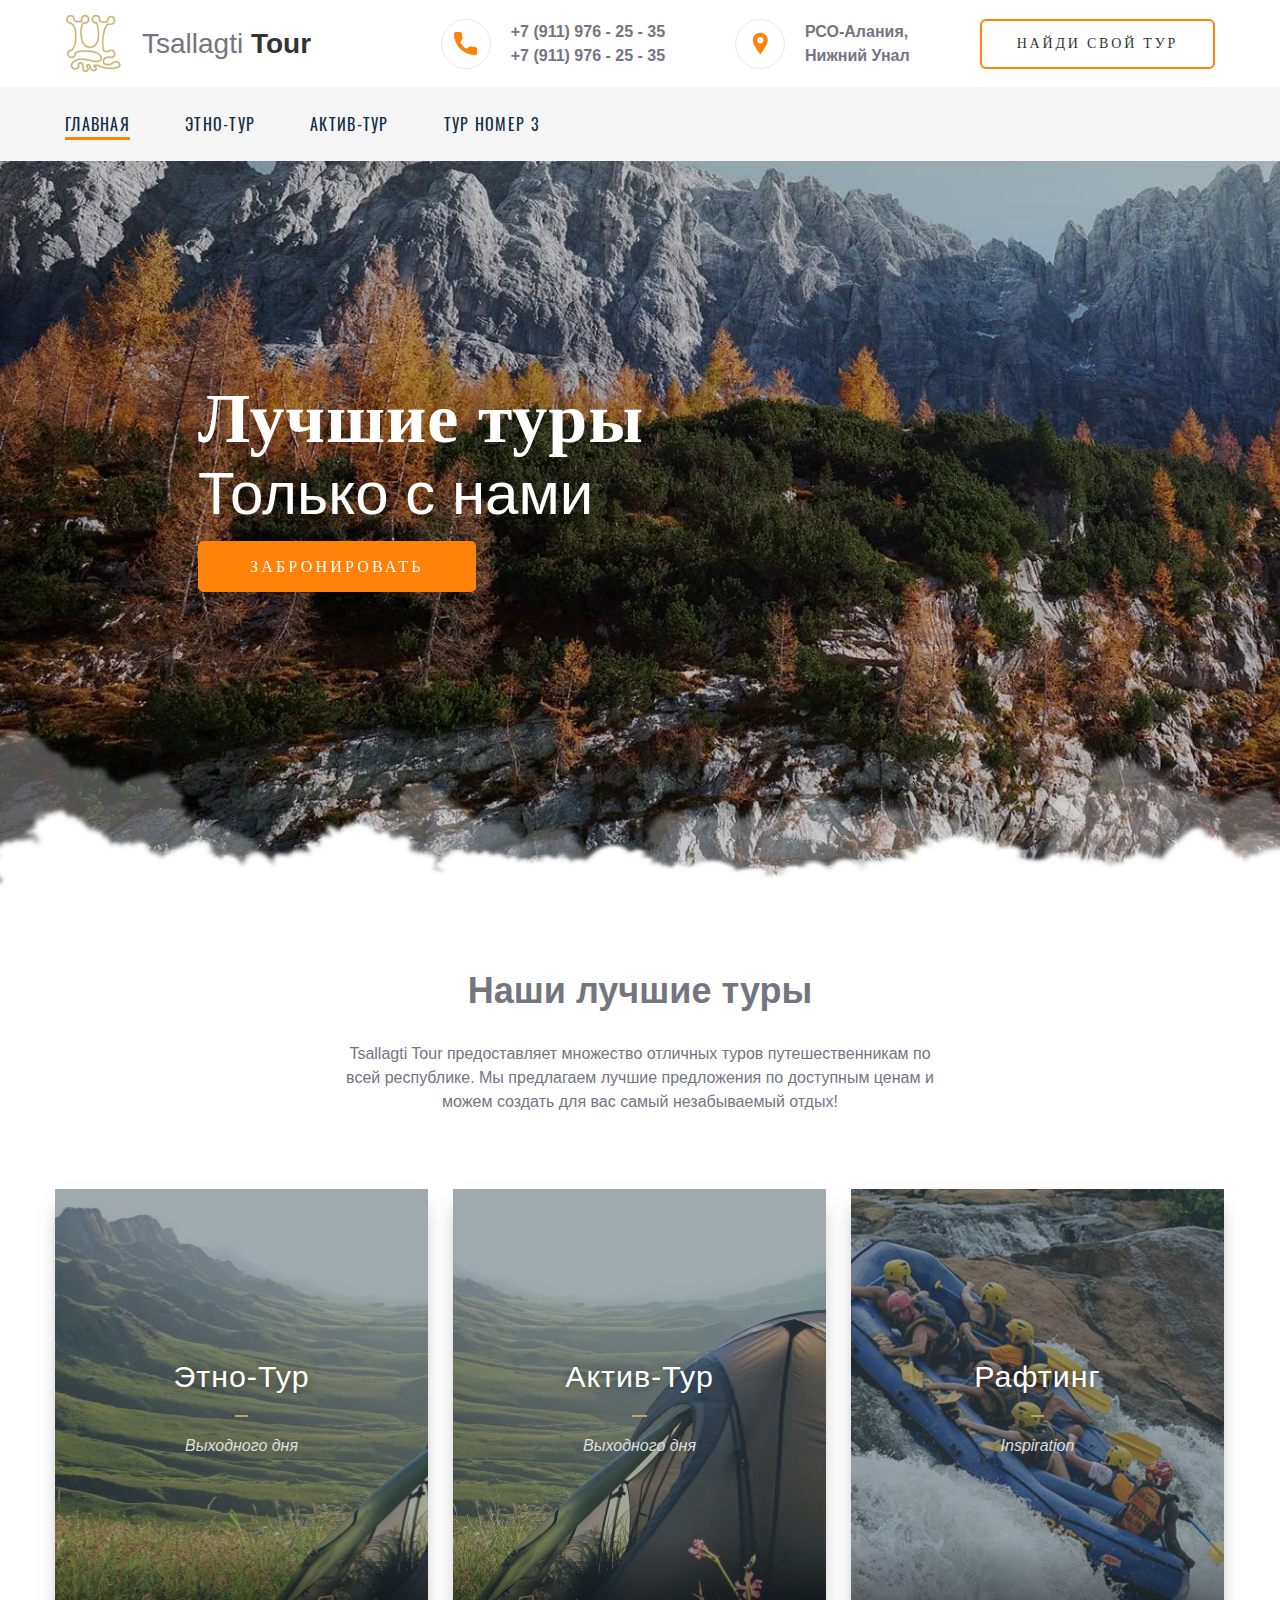
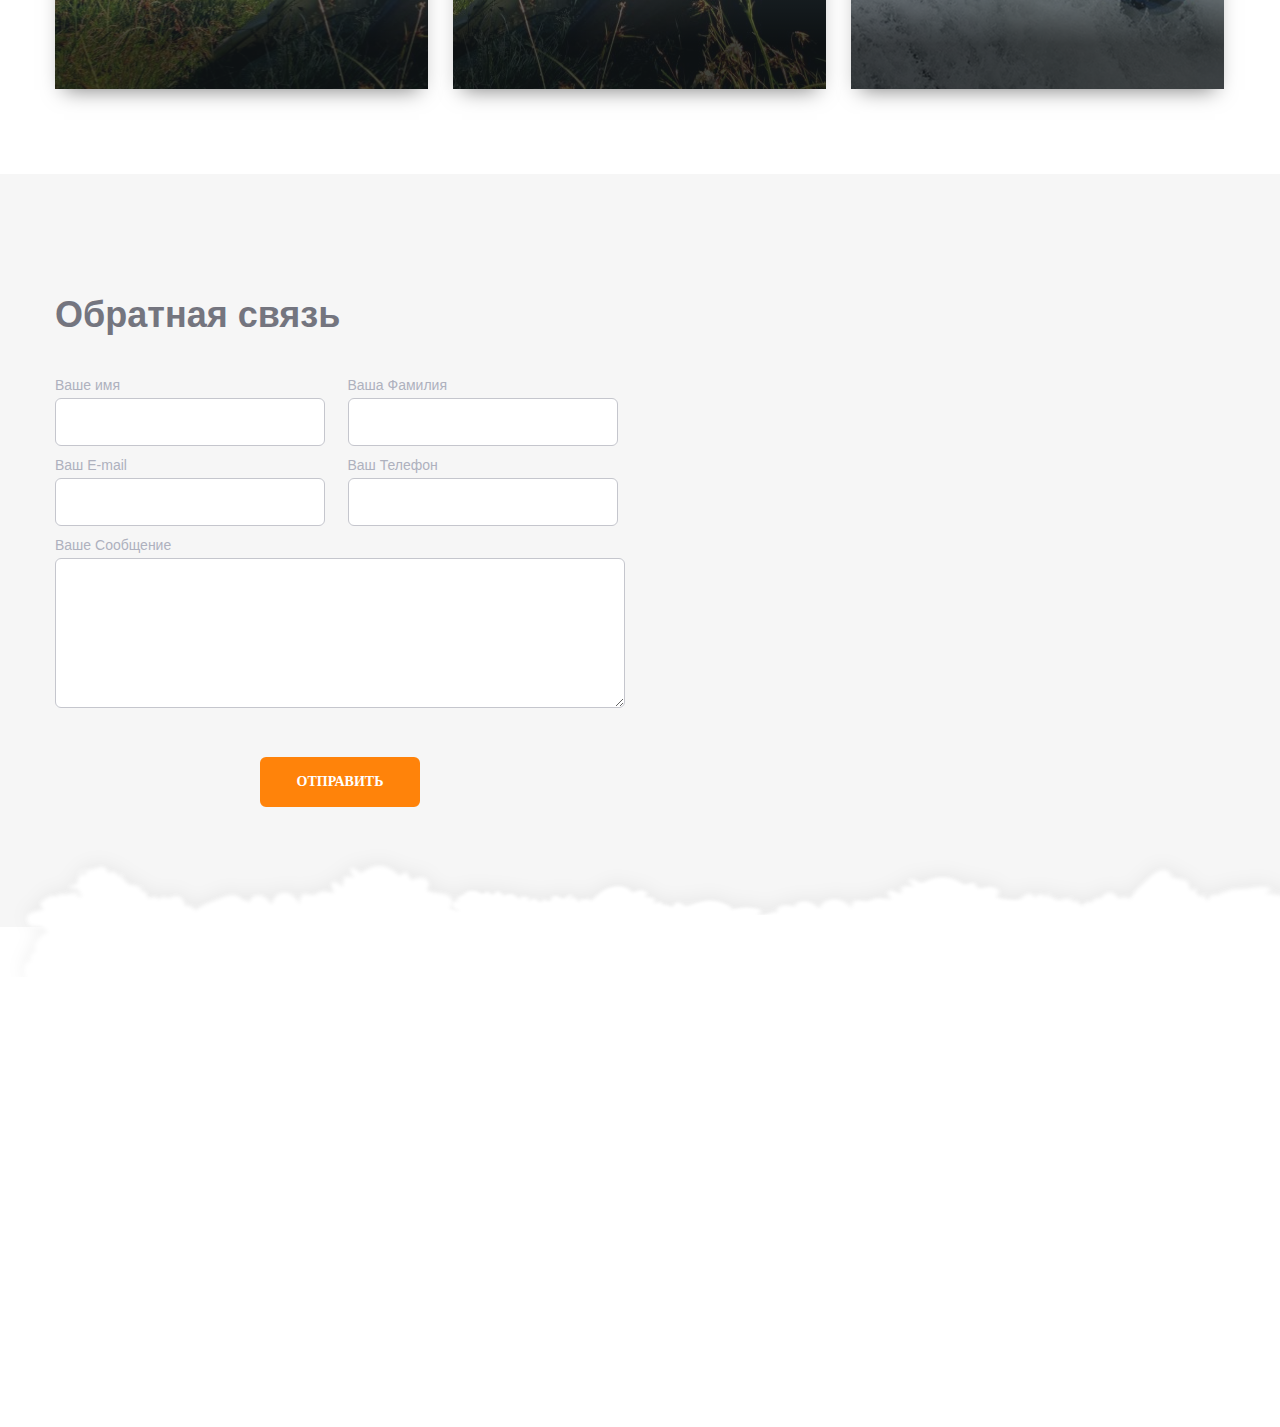
<file: index.html>
<!doctype html>
<html lang="ru">
<head>
    <meta charset="UTF-8">
    <meta name="viewport"
          content="width=device-width, user-scalable=no, initial-scale=1.0, maximum-scale=1.0, minimum-scale=1.0">
    <meta http-equiv="X-UA-Compatible" content="ie=edge">
    <meta name="description" content="Туры в Осетии! Лучшее только с нами!">
    <meta name="keywords"
          content="Туры в Осетию, отдых в Осетии, мертвый город, даргавс, тур Осетия, Кавказ тур, тур в горах, отдых в горах">
    <link rel="stylesheet" href="css/fonts.css">
    <link rel="preload" as="style" href="css/fonts.css">
    <link rel="stylesheet" href="css/swiper-bundle.min.css">
    <link rel="stylesheet" href="css/cards.css">
    <link rel="stylesheet" href="css/style.css">
    <title>Tsallagti Tour</title>
</head>
<body>
<div class="overflow"></div>
<header class="header" id="header">
    <div class="header__desctop">
        <div class="header__aside container">
            <div class="header__left">
                <a href="#" class="header__logo">
                    <img src="img/logo.png" alt="Tsallagti туры логотип">
                    <span class="header-logo__name">Tsallagti <strong>Tour</strong></span>
                </a>
            </div>
            <div class="header__right">
                <div class="header-right__item">
                    <div class="header-phone header__article">
                        <div class="header-phone__left">
                            <a href="tel:+79119762535" class="header-phone__link">
                            <span class="header__icon">
                                    <svg version="1.1" id="Capa_1" xmlns="http://www.w3.org/2000/svg" x="0px" y="0px"
                                         viewBox="0 0 384 384" style="enable-background:new 0 0 384 384;"
                                         xml:space="preserve">
<g>
	<g>
		<path d="M353.188,252.052c-23.51,0-46.594-3.677-68.469-10.906c-10.719-3.656-23.896-0.302-30.438,6.417l-43.177,32.594
			c-50.073-26.729-80.917-57.563-107.281-107.26l31.635-42.052c8.219-8.208,11.167-20.198,7.635-31.448
			c-7.26-21.99-10.948-45.063-10.948-68.583C132.146,13.823,118.323,0,101.333,0H30.813C13.823,0,0,13.823,0,30.813
			C0,225.563,158.438,384,353.188,384c16.99,0,30.813-13.823,30.813-30.813v-70.323C384,265.875,370.177,252.052,353.188,252.052z"
        />
	</g>
</g>
<g>
</g>
<g>
</g>
<g>
</g>
<g>
</g>
<g>
</g>
<g>
</g>
<g>
</g>
<g>
</g>
<g>
</g>
<g>
</g>
<g>
</g>
<g>
</g>
<g>
</g>
<g>
</g>
<g>
</g>
</svg>
                            </span>
                            </a>
                        </div>
                        <div class="header-phone__right">
                            <a href="tel:+79119762535" class="header-phone__link">+7 (911) 976 - 25 - 35</a>
                            <a href="tel:+79651111111" class="header-phone__link">+7 (911) 976 - 25 - 35</a>
                        </div>
                    </div>
                </div>
                <div class="header-right__item">
                    <div class="header-local header__article">
                        <div class="header-local__let">
                            <a href="#tel" class="header-phone__link">
                        <span class="header__icon">
                                <svg height="682pt" viewBox="-119 -21 682 682.66669" width="682pt"
                                     xmlns="http://www.w3.org/2000/svg"><path
                                        d="m216.210938 0c-122.664063 0-222.460938 99.796875-222.460938 222.460938 0 154.175781 222.679688 417.539062 222.679688 417.539062s222.242187-270.945312 222.242187-417.539062c0-122.664063-99.792969-222.460938-222.460937-222.460938zm67.121093 287.597656c-18.507812 18.503906-42.8125 27.757813-67.121093 27.757813-24.304688 0-48.617188-9.253907-67.117188-27.757813-37.011719-37.007812-37.011719-97.226562 0-134.238281 17.921875-17.929687 41.761719-27.804687 67.117188-27.804687 25.355468 0 49.191406 9.878906 67.121093 27.804687 37.011719 37.011719 37.011719 97.230469 0 134.238281zm0 0"/></svg>
                        </span>
                            </a>
                        </div>
                        <div class="header-local__right">
                            <a href="#contacts" class="header-local__link">
                                РСО-Алания, <br> Нижний Унал
                            </a>
                        </div>
                    </div>
                </div>
                <a href="#" class="header__btn btn btn__orange">Найди свой тур</a>
            </div>
        </div>
        <div class="header__menu" id="menu-desctop">
            <div class="container">
                <nav class="header__nav">
                    <ul class="header__list">
                        <li class="header__item"><a href="index.html" class="heder__link heder__link-active">Главная</a>
                        </li>
                        <li class="header__item"><a href="tours.html" class="heder__link">Этно-Тур</a></li>
                        <li class="header__item"><a href="active.html" class="heder__link">Актив-Тур</a></li>
                        <li class="header__item"><a href="test.html" class="heder__link">Тур номер 3</a></li>
                    </ul>
                </nav>
            </div>
        </div>
    </div>
    <nav class="navigation">
        <div id="menuToggle">
            <input type="checkbox" id="check-menu-mobile">
            <span></span>
            <span></span>
            <span></span>
            <ul id="menu">
                <li><a href="index.html">Главная</a></li>
                <li><a href="tours.html">Этно-Тур</a></li>
                <li><a href="active.html">Актив-Тур</a></li>
                <li><a href="test.html">Тур номер 3</a></li>
            </ul>
        </div>
    </nav>
</header>
<main>
    <section class="hero" id="hero">
        <div class="swiper-container hero__slider">
            <div class="swiper-wrapper">
                <div class="swiper-slide">
                    <picture class="1">
                        <source srcset="img/slide/slide-start-1.jpg" media="(min-width: 769px)">
                        <img src="img/slide/slide_1_mobile-min.jpg" alt="MDN" class="swiper-slide__img">
                    </picture>
                </div>
                <div class="swiper-slide">
                    <picture class="2">
                        <source srcset="img/slide/slide-start-2.jpg" media="(min-width: 769px)">
                        <img src="img/slide/slide_2_mobile-min.jpg" alt="MDN" class="swiper-slide__img">
                    </picture>
                </div>
                <div class="swiper-slide">
                    <picture class="3">
                        <source srcset="img/slide/slide-start-3.jpg" media="(min-width: 769px)">
                        <img src="img/slide/slide_3_mobile-min.jpg" alt="MDN" class="swiper-slide__img">
                    </picture>
                </div>
                <!-- Buttons -->
                <!--            <div class="swiper-button-prev"></div>-->
                <!--            <div class="swiper-button-next"></div>-->
            </div>
        </div>
        <div class="swiper-wrap">
            <div class="swiper-wrap__container">
                <h1 class="swiper-container__title">Лучшие туры</h1>
                <p class="swiper-container__text">Только с нами</p>
                <a href="#tour__price" class="swuper__btn btn btn__orange">Забронировать</a>
            </div>
        </div>
    </section>
    <section class="best-tour" id="best-tour">
        <div class="best-tour__container container">
            <h2 class="best-tour__title title">
                Наши лучшие туры
            </h2>
            <p class="best-toue__descr">
                <span class="best-toue__text">
                    Tsallagti Tour предоставляет множество отличных туров путешественникам по всей республике. Мы предлагаем лучшие предложения по доступным ценам и можем создать для вас самый незабываемый отдых!
                </span>
            </p>
            <ul class="best-tour__list">
                <li class="best-tour__item best-tour__first">
                    <div class="blog-card spring-fever grand-tur">
                        <div class="title-content">
                            <h3><a href="#">Этно-Тур</a></h3>
                            <div class="intro">Выходного дня</div>
                        </div>
                        <div class="card-info">
                            За 2 дня в компании творческих людей мы посетим самые запоминающиеся места, ущелья,
                            исторические селения, крепости в труднодоступных местах и многое другое.
                            <a href="tours.html">Подробнее</a>
                        </div>
                        <div class="gradient-overlay"></div>
                        <div class="color-overlay"></div>
                    </div>
                </li>
                <li class="best-tour__item best-tour__second">
                    <div class="blog-card spring-fever pohod">
                        <div class="title-content">
                            <h3><a href="active.html">Актив-Тур</a></h3>
                            <div class="intro">Выходного дня</div>
                        </div>
                        <div class="card-info">
                            Lorem ipsum dolor sit amet, consectetur adipisicing elit, sed do eiusmod tempor incididunt
                            ut labore et dolore magna aliqua. Ut enim ad minim...
                            <a href="active.html">Подробнее</a>
                        </div>
                        <div class="gradient-overlay"></div>
                        <div class="color-overlay"></div>
                    </div>
                </li>
                <li class="best-tour__item best-tour__third">
                    <div class="blog-card spring-fever rafting">
                        <div class="title-content">
                            <h3><a href="#">Рафтинг</a></h3>
                            <div class="intro"><a href="#">Inspiration</a></div>
                        </div>
                        <div class="card-info">
                            Сплав и рафтинг в современном языке давно стали синонимами. Мы уже 10-й год организуем
                            сплавы на катамаранах и байдарках, и мы делаем отличные водные походы!
                            <a href="#">Подробнее</a>
                        </div>
                        <div class="gradient-overlay"></div>
                        <div class="color-overlay"></div>
                    </div>
                </li>
            </ul>
        </div>
    </section>
    <section class="contacts" id="contacts">
        <div class="contacts__container container">
            <div class="contacts__left">
                <div class="contacts__left-wrap">
                    <div class="contacts__left-content">
                        <h2 class="contacts__title title">
                            Обратная связь
                        </h2>
                        <form action="https://jsonplaceholder.typicode.com/posts" method="post" class="contacts-form">
                            <div class="contacts-form__block">
                                <label for="contacts-form__name" class="contscts__label">Ваше имя</label>
                                <input type="text" name="name" class="contacts-form__name contacts__input"
                                       id="contacts-form__name" required>
                            </div>
                            <div class="contacts-form__block">
                                <label for="contacts-form__last-name" class="contscts__label">Ваша Фамилия</label>
                                <input type="text" class="contacts-form__last-name contacts__input"
                                       id="contacts-form__last-name">
                            </div>
                            <div class="contacts-form__block">
                                <label for="contacts-form__email" class="contscts__label">Ваш E-mail</label>
                                <input type="email" class="contacts-form__email contacts__input"
                                       id="contacts-form__email" required>
                            </div>
                            <div class="contacts-form__block">
                                <label for="contacts-form__number" class="contscts__label">Ваш Телефон</label>
                                <input type="tel" class="contacts-form__number contacts__input"
                                       id="contacts-form__number" required>
                            </div>
                            <div class="contacts-label__block ">
                                <label for="contacts-message" class="contscts__label">Ваше Сообщение</label>
                                <textarea name="contacts-message" class="contacts-message"
                                          id="contacts-message"></textarea>
                            </div>
                            <div class="contscts-btn__block">
                                <button class="contscts-btn btn btn__orange">Отправить</button>
                            </div>
                        </form>
                    </div>
                </div>
            </div>
            <div class="contacts__right" id="location-map">
                <iframe src="https://www.google.com/maps/embed?pb=!1m18!1m12!1m3!1d11698.801496681723!2d44.14092934200892!3d42.85805944590716!2m3!1f0!2f0!3f0!3m2!1i1024!2i768!4f13.1!3m3!1m2!1s0x405aebdcbb65d2eb%3A0x51a809025e875106!2z0J3QuNC2LiDQo9C90LDQuywg0KDQtdGB0L8uINCh0LXQstC10YDQvdCw0Y8g0J7RgdC10YLQuNGPLdCQ0LvQsNC90LjRjywg0KDQvtGB0YHQuNGPLCAzNjMyMTQ!5e0!3m2!1sru!2str!4v1618099544535!5m2!1sru!2str" width="600" height="450" style="border:0;" allowfullscreen="" loading="lazy"></iframe>
            </div>
        </div>
    </section>
    <section class="phone-number">
    </section>
</main>
<script src="js/swiper-bundle.min.js"></script>
<script src="js/menu-hidden.js"></script>
<script src="js/script.js"></script>
</body>
</html>
</file>
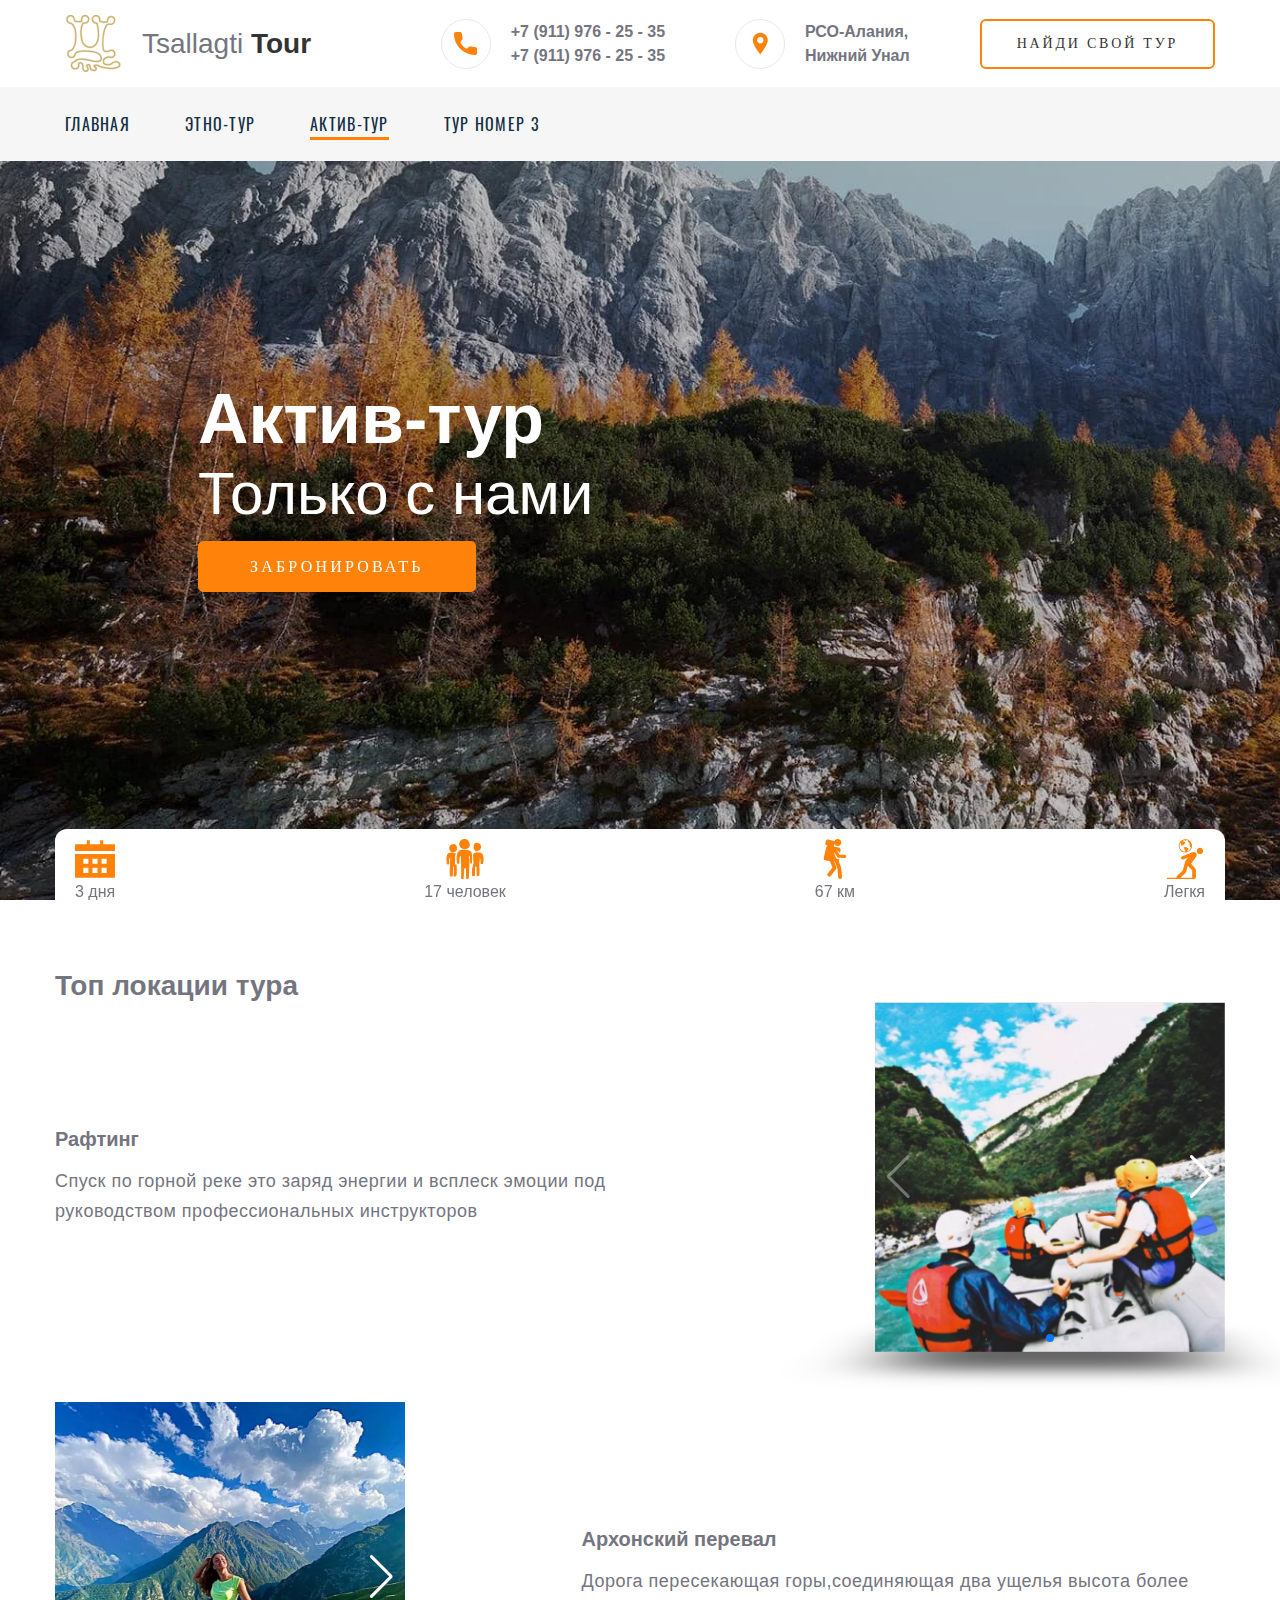
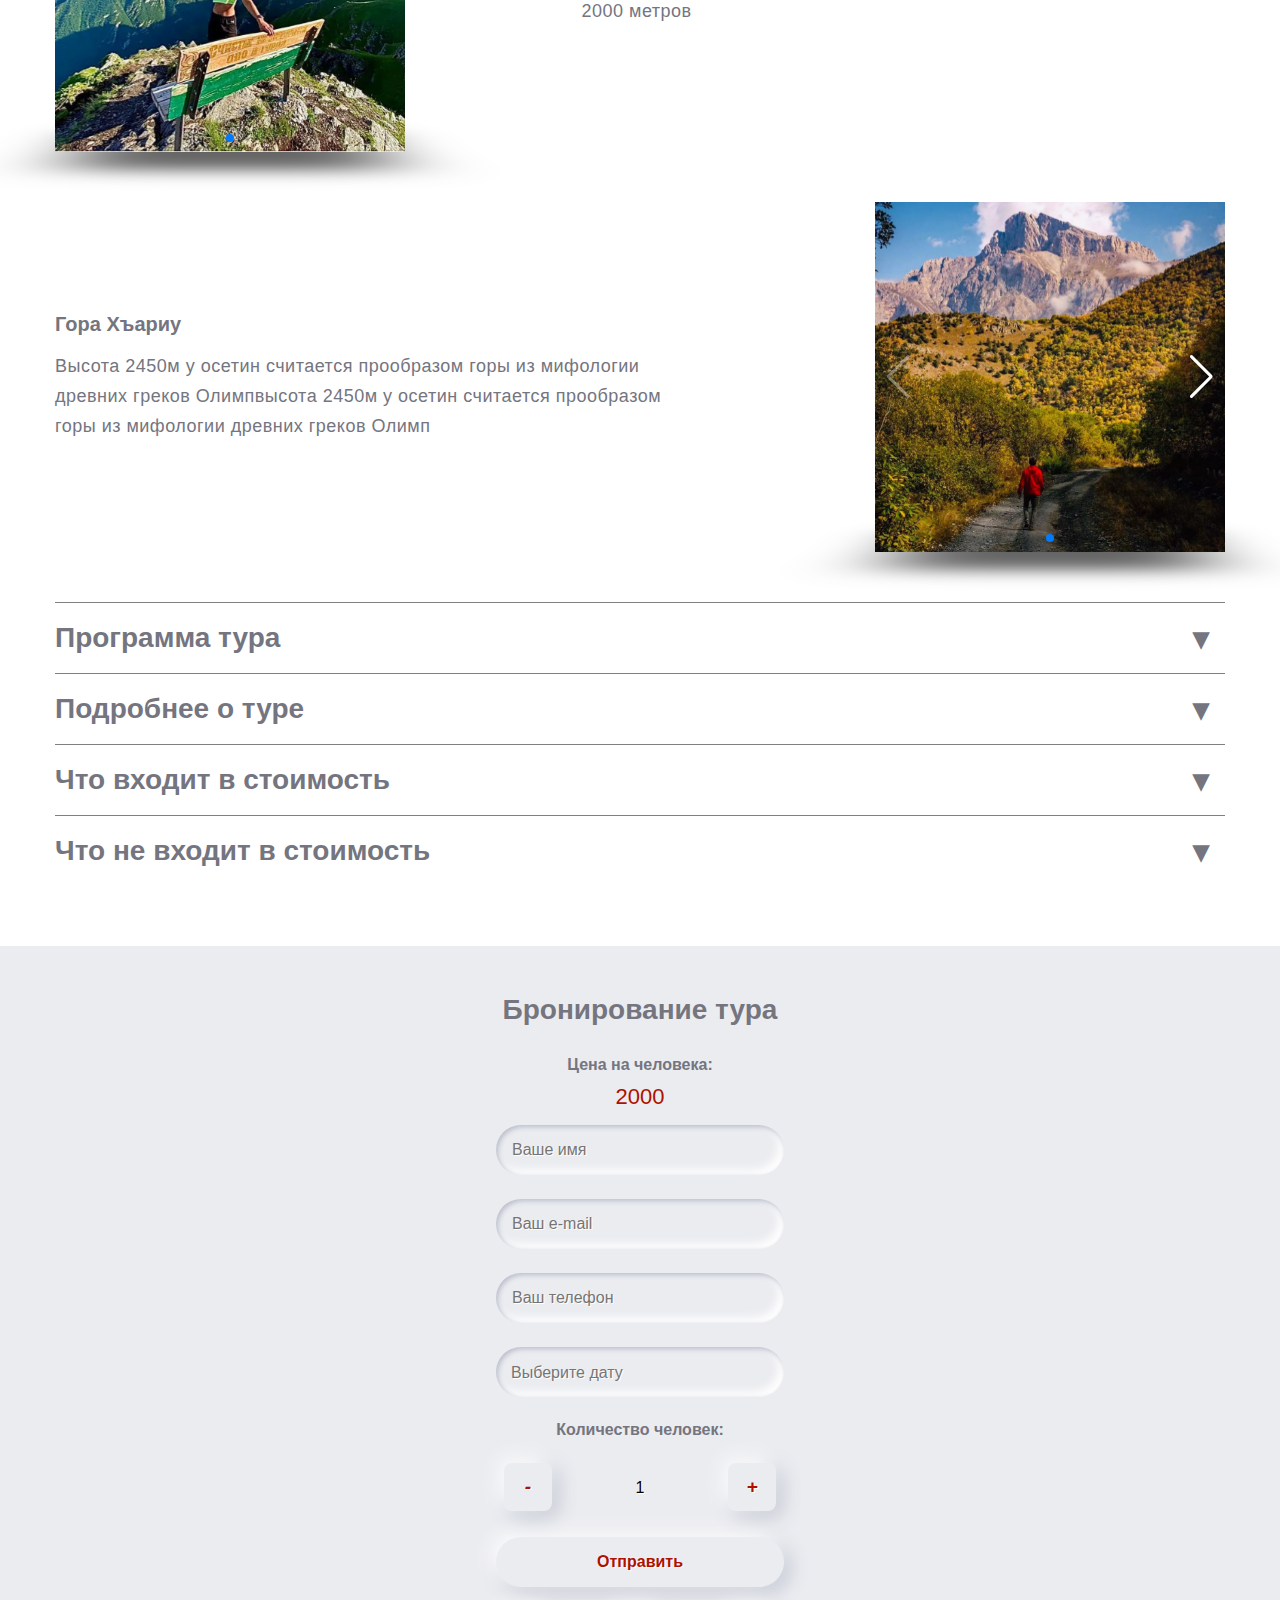
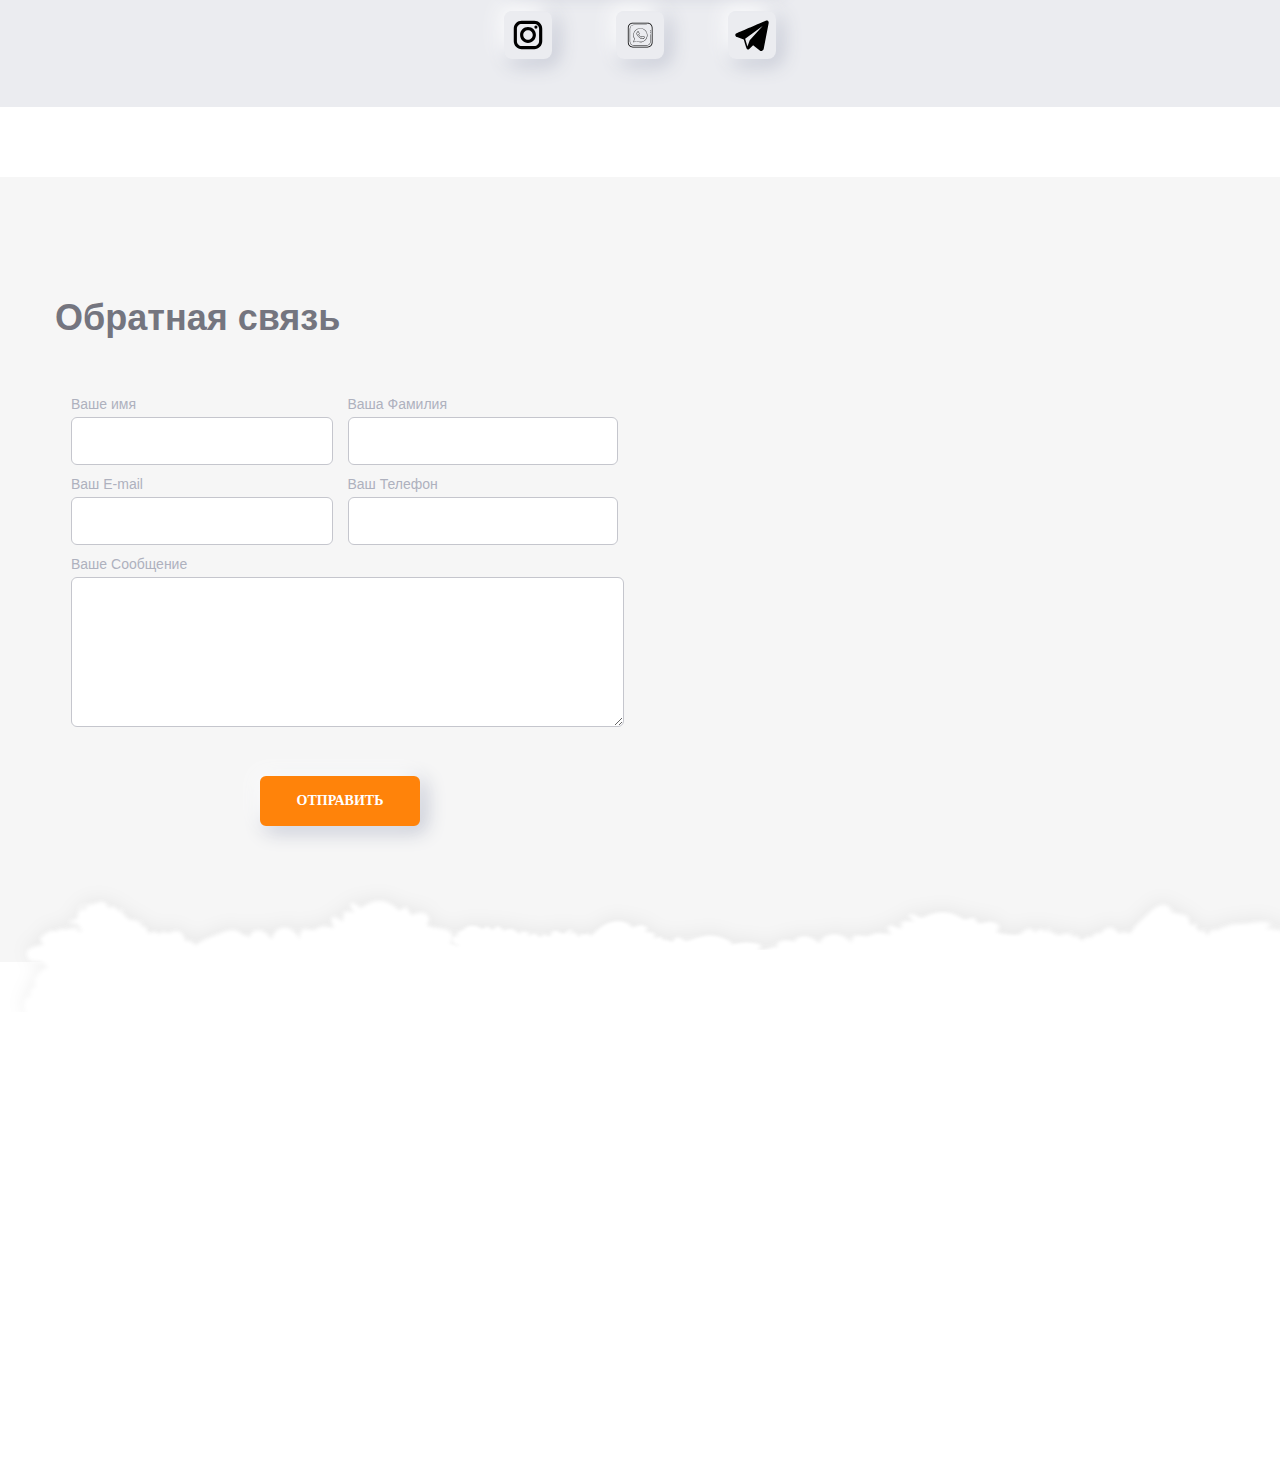
<file: active.html>
<!doctype html>
<html lang="ru">
<head>
    <meta charset="UTF-8">
    <meta name="viewport"
          content="width=device-width, user-scalable=no, initial-scale=1.0, maximum-scale=1.0, minimum-scale=1.0">
    <meta http-equiv="X-UA-Compatible" content="ie=edge">
    <meta name="description" content="Туры в Осетии! Лучшее только с нами!">
    <meta name="keywords" content="Туры в Осетию, отдых в Осетии, мертвый город, даргавс, тур Осетия, Кавказ тур, тур в горах, отдых в горах">
    <link rel="stylesheet" href="css/fonts.css">
    <script src="js/accordion.js" defer></script>
    <link rel="preload" as="style" href="css/fonts.css">
    <link rel="stylesheet" href="css/swiper-bundle.min.css">
    <link rel="stylesheet" href="css/tour.css">
    <link rel="stylesheet" href="test.css">
    <link rel="stylesheet" href="css/style.css">
    <title>Актив-Тур</title>
</head>
<body>
<div class="overflow"></div>
<header class="header" id="header">
    <div class="header__desctop">
        <div class="header__aside container">
            <div class="header__left">
                <a href="#" class="header__logo">
                    <img src="img/logo.png" alt="Tsallagti туры логотип">
                    <span class="header-logo__name">Tsallagti <strong>Tour</strong></span>
                </a>
            </div>
            <div class="header__right">
                <div class="header-right__item">
                    <div class="header-phone header__article">
                        <div class="header-phone__left">
                            <a href="tel:+79119762535" class="header-phone__link">
                            <span class="header__icon"><svg version="1.1" id="Capa_1" xmlns="http://www.w3.org/2000/svg" x="0px" y="0px"
                                         viewBox="0 0 384 384" style="enable-background:new 0 0 384 384;"
                                         xml:space="preserve">
<g>
	<g>
		<path d="M353.188,252.052c-23.51,0-46.594-3.677-68.469-10.906c-10.719-3.656-23.896-0.302-30.438,6.417l-43.177,32.594
			c-50.073-26.729-80.917-57.563-107.281-107.26l31.635-42.052c8.219-8.208,11.167-20.198,7.635-31.448
			c-7.26-21.99-10.948-45.063-10.948-68.583C132.146,13.823,118.323,0,101.333,0H30.813C13.823,0,0,13.823,0,30.813
			C0,225.563,158.438,384,353.188,384c16.99,0,30.813-13.823,30.813-30.813v-70.323C384,265.875,370.177,252.052,353.188,252.052z"
        />
	</g>
</g>
<g>
</g>
<g>
</g>
<g>
</g>
<g>
</g>
<g>
</g>
<g>
</g>
<g>
</g>
<g>
</g>
<g>
</g>
<g>
</g>
<g>
</g>
<g>
</g>
<g>
</g>
<g>
</g>
<g>
</g>
</svg></span>
                            </a>
                        </div>
                        <div class="header-phone__right">
                            <a href="tel:+79119762535" class="header-phone__link">+7 (911) 976 - 25 - 35</a>
                            <a href="tel:+79651111111" class="header-phone__link">+7 (911) 976 - 25 - 35</a>
                        </div>
                    </div>
                </div>
                <div class="header-right__item">
                    <div class="header-local header__article">
                        <div class="header-local__let">
                            <a href="#tel" class="header-phone__link">
                        <span class="header__icon">
                                <svg height="682pt" viewBox="-119 -21 682 682.66669" width="682pt"
                                     xmlns="http://www.w3.org/2000/svg"><path
                                        d="m216.210938 0c-122.664063 0-222.460938 99.796875-222.460938 222.460938 0 154.175781 222.679688 417.539062 222.679688 417.539062s222.242187-270.945312 222.242187-417.539062c0-122.664063-99.792969-222.460938-222.460937-222.460938zm67.121093 287.597656c-18.507812 18.503906-42.8125 27.757813-67.121093 27.757813-24.304688 0-48.617188-9.253907-67.117188-27.757813-37.011719-37.007812-37.011719-97.226562 0-134.238281 17.921875-17.929687 41.761719-27.804687 67.117188-27.804687 25.355468 0 49.191406 9.878906 67.121093 27.804687 37.011719 37.011719 37.011719 97.230469 0 134.238281zm0 0"/></svg>
                        </span>
                            </a>
                        </div>
                        <div class="header-local__right">
                            <a href="#tel" class="header-local__link">
                                РСО-Алания, <br> Нижний Унал
                            </a>
                        </div>
                    </div>
                </div>
                <a href="#" class="header__btn btn btn__orange">Найди свой тур</a>
            </div>
        </div>
        <div class="header__menu" id="menu-desctop">
            <div class="container">
                <nav class="header__nav">
                    <ul class="header__list">
                        <li class="header__item"><a href="index.html" class="heder__link">Главная</a></li>
                        <li class="header__item"><a href="tours.html" class="heder__link">Этно-Тур</a></li>
                        <li class="header__item"><a href="active.html" class="heder__link heder__link-active">Актив-Тур</a></li>
                        <li class="header__item"><a href="test.html" class="heder__link">Тур номер 3</a></li>
                    </ul>
                </nav>
            </div>
        </div>
    </div>
    <nav class="navigation">
        <div id="menuToggle">
            <input type="checkbox" id="check-menu-mobile">
            <span></span>
            <span></span>
            <span></span>
            <ul id="menu">
                <li><a href="index.html">Главная</a></li>
                <li><a href="tours.html">Этно-Тур</a></li>
                <li><a href="active.html">Актив-Тур</a></li>
                <li><a href="test.html">Тур номер 3</a></li>
            </ul>
        </div>
    </nav>
</header>
<main>
    <section class="hero" id="hero">
        <div class="swiper-container hero__slider">
            <div class="swiper-wrapper">
                <div class="swiper-slide">
                    <picture class="1">
                        <source srcset="img/slide/slide-start-1.jpg" media="(min-width: 769px)">
                        <img src="img/slide/slide_1_mobile-min.jpg" alt="MDN" class="swiper-slide__img">
                    </picture>
                </div>
                <div class="swiper-slide">
                    <picture class="2">
                        <source srcset="img/slide/slide-start-2.jpg" media="(min-width: 769px)">
                        <img src="img/slide/slide_2_mobile-min.jpg" alt="MDN" class="swiper-slide__img">
                    </picture>
                </div>
                <div class="swiper-slide">
                    <picture class="3">
                        <source srcset="img/slide/slide-start-3.jpg" media="(min-width: 769px)">
                        <img src="img/slide/slide_3_mobile-min.jpg" alt="MDN" class="swiper-slide__img">
                    </picture>
                </div>
                <!-- Buttons -->
                <!--            <div class="swiper-button-prev"></div>-->
                <!--            <div class="swiper-button-next"></div>-->
            </div>
        </div>
        <div class="swiper-wrap">
            <div class="swiper-wrap__container">
                <h1 class="swiper-container__title">Актив-тур</h1>
                <p class="swiper-container__text">Только с нами</p>
                <a href="#tour__price" class="swuper__btn btn btn__orange">Забронировать</a>
            </div>
        </div>
        <div class="tour-lvl">
            <div class="tour-lvl__container">
                <div class="tour-lvl__item">
                    <div class="tour-lvl__icon">
                        <svg class="tour-lvl__svg" version="1.1" id="Layer_1" xmlns="http://www.w3.org/2000/svg" x="0px"
                             y="0px"
                             viewBox="0 0 395 395" style="enable-background:new 0 0 395 395;" xml:space="preserve">
<g>
	<polygon points="278.333,52.5 278.333,12.5 248.333,12.5 248.333,52.5 146.667,52.5 146.667,12.5 116.667,12.5 116.667,52.5
		0,52.5 0,117.5 395,117.5 395,52.5 	"/>
    <path d="M0,382.5h395v-235H0V382.5z M262.5,195h50v50h-50V195z M262.5,285h50v50h-50V285z M172.5,195h50v50h-50V195z M172.5,285h50
		v50h-50V285z M82.5,195h50v50h-50V195z M82.5,285h50v50h-50V285z"/>
</g>
                            <g>
</g>
                            <g>
</g>
                            <g>
</g>
                            <g>
</g>
                            <g>
</g>
                            <g>
</g>
                            <g>
</g>
                            <g>
</g>
                            <g>
</g>
                            <g>
</g>
                            <g>
</g>
                            <g>
</g>
                            <g>
</g>
                            <g>
</g>
                            <g>
</g>
</svg>
                        <p>3 дня</p>
                    </div>
                </div>
                <div class="tour-lvl__item">
                    <div class="tour-lvl__icon">
                        <svg class="tour-lvl__svg" version="1.1" id="Capa_2" xmlns="http://www.w3.org/2000/svg" x="0px"
                             y="0px"
                             width="189.725px" height="189.725px" viewBox="0 0 189.725 189.725"
                             style="enable-background:new 0 0 189.725 189.725;"
                             xml:space="preserve">
<g>
	<g>
		<path d="M112.703,12.209c-1.405-3.553-3.822-6.638-7.471-8.748c-1.387-0.801-2.783-1.35-4.178-1.695
			C96.97,0.084,92.388-0.42,87.608,0.355c-21.487,3.487-27.597,33.089-8.88,43.769c5.806,3.313,17.978,5.163,24.773,1.866
			c4.167-0.936,7.916-3.299,10.623-7.077C119.761,31.051,117.265,19.955,112.703,12.209z"/>
        <path d="M57.595,41.947c-0.283-3.619-1.864-7.103-4.235-9.897c-0.321-0.733-0.679-1.442-1.092-2.109
			c-4.732-7.653-13.913-7.003-21.186-3.91c-9.08,3.862-12.511,13.844-10.447,22.938c1.921,8.454,9.287,15.215,18.029,15.381
			C50.41,64.573,58.44,52.715,57.595,41.947z"/>
        <path d="M128.755,90.472c-0.108-8.433,0.187-17.614-2.546-25.695c-4.021-11.894-17.353-12.543-27.915-13.038
			c-11.533-0.541-28.531-2.116-36.068,9.037c-9.732,14.398-6.897,37.548-5.605,53.859c0.199,2.518,3.003,3.075,4.338,1.664
			c0.013,0.003,0.026,0.003,0.04,0.006c1.299,1.376,1.977,1.269,4.794,1.404c1.376,0.066,2.197-1.12,2.334-2.334
			c1.275-11.243-2.976-29.565,7.567-36.255c-0.007,0.436-0.008,0.875-0.011,1.313c-0.168,0.254-0.307,0.543-0.386,0.887
			c-0.168,0.724-0.146,1.237-0.076,1.934c0.229,14.167,1.411,28.26,1.143,42.472c-0.376,19.812,1.62,40.222-0.804,59.894
			c-0.04,0.32,0.01,0.596,0.106,0.843c-0.318,0.688-0.051,1.642,0.85,1.979c2.876,1.079,5.459,0.769,8.53,1.238
			c1.729,0.265,3.34-0.693,3.391-2.582c0.266-10.103,1.366-20.236,2.071-30.315c0.295-4.227,0.37-8.585,0.162-12.815
			c-0.081-0.978-0.166-1.955-0.255-2.931c-0.03-0.331-0.053-0.61-0.073-0.86c0.641-0.117,1.247-0.264,1.693-0.312
			c2.351-0.258,4.499-0.147,6.727,0.46c0.448,6.001,1.188,11.962,1.089,18.073c-0.155,9.547-0.941,19.168-0.177,28.701
			c0.129,1.611,1.852,1.951,2.727,1.08c2.382,0.943,5.507,1.676,7.593-0.063c0.077-0.065,0.117-0.145,0.181-0.214
			c1.047,0.49,2.474,0.019,2.534-1.542c1.388-35.634,6.238-72.424,0.304-107.834c1.306,0.382,2.525,0.997,3.59,2.019
			c2.651,2.548,1.997,7.905,1.827,11.175c-0.404,7.855-2.162,17.012,2.275,24.101c0.637,1.018,1.794,1.254,2.766,0.962
			c1.547,0.519,3.358-0.001,3.743-2.058C128.714,106.711,128.861,98.605,128.755,90.472z"/>
        <path d="M171.496,34.543c-1.455-12.344-18.521-22.357-29.055-14.004c-4.249,3.369-6.162,9.061-6.477,14.866
			c-1.185,5.069-0.246,10.612,2.761,14.825c1.705,3.41,4.323,6.254,8.088,7.455c2.654,0.848,5.319,0.444,7.808-0.578
			C164.322,55.575,172.786,45.487,171.496,34.543z"/>
        <path d="M55.579,124.249c-0.059-1.253-0.889-2.78-2.272-2.985c-1.856-0.274-3.548-0.6-5.289-0.764
			c-0.418-7.429-0.63-14.867-0.597-22.309c0.031-6.995-1.039-18.149,3.305-24.135c0.376-0.518,0.536-1.029,0.562-1.515
			c1.003-1.254,0.821-3.447-1.12-3.863c-11.499-2.469-32.588-8.243-39.703,4.832c-6.726,12.359-2.641,29.993-2.452,43.345
			c0.02,1.325,0.916,2.638,2.248,2.952c2.285,0.54,4.374,0.808,6.73,0.843c1.237,0.019,2.746-0.936,2.947-2.243
			c1.276-8.348-1.562-16.85,0.169-25.117c1.26-6.025,2.825-4.196,3.643-0.131c0.646,3.202,0.693,6.562,0.749,9.817
			c0.161,9.46-1.06,19.017-1.46,28.47c-0.596,14.107-0.664,28.231-0.215,42.346c0.044,1.362,0.897,2.558,2.231,2.931
			c3.378,0.944,6.297,1.283,9.748,0.733c1.395-0.222,2.117-1.684,2.228-2.925c1.289-14.536,0.864-29.11,0.772-43.683
			c1.431,0.015,2.846,0.137,4.271,0.368c0.262,14.697-1.341,29.353-0.826,44.055c0.055,1.567,1.373,3.26,3.102,3.1
			c2.718-0.251,6.781-0.326,8.845-2.389c2.446-2.445,2.108-10.288,2.425-13.565C56.835,149.757,56.17,136.921,55.579,124.249z
			 M14.256,114.397c-0.062-0.009-0.123-0.021-0.184-0.03c-0.113-3.922-0.341-7.848-0.524-11.771
			C13.866,106.661,14.414,110.746,14.256,114.397z"/>
        <path d="M178.9,73.948c-5.887-12.958-28.205-13.373-39.209-7.859c-4.544,2.277-6.254,5.522-6.332,10.527
			c-0.182,11.64,1.837,23.386,1.954,35.062c0.098,9.756-5.177,18.336-6.663,27.864c-1.772,11.356-0.535,22.869,0.243,34.247
			c0.097,1.421,1.28,2.018,2.326,1.842c0.034,0.007,0.058,0.029,0.094,0.034c2.499,0.393,5.152,0.841,7.68,0.878
			c1.572,0.023,2.662-1.274,2.755-2.755c0.867-13.839,0.866-27.727,0.886-41.59c2.387-0.108,4.747-0.164,7.156,0.105
			c-0.868,13.843,0.944,27.629,1.096,41.484c0.017,1.444,1.312,3.074,2.896,2.896c1.976-0.222,3.93-0.57,5.916-0.72
			c1.237-0.093,2.539-0.812,2.811-2.14c3.522-17.208,0.388-34.45,0.17-51.795c-0.134-10.773,3.882-22.881,2.021-33.783
			c0.139-0.167,0.242-0.365,0.334-0.581c1.216,2.55,1.767,5.609,2.312,8.306c1.151,5.696,2.347,12.789,1.255,18.596
			c-0.298,1.579,0.413,3.327,2.12,3.734c1.601,0.382,3.427,0.55,4.924,0.039c1.513,1.127,4.052,0.926,4.649-1.441
			C183.74,103.28,184.831,87.002,178.9,73.948z"/>
	</g>
</g>
                            <g>
</g>
                            <g>
</g>
                            <g>
</g>
                            <g>
</g>
                            <g>
</g>
                            <g>
</g>
                            <g>
</g>
                            <g>
</g>
                            <g>
</g>
                            <g>
</g>
                            <g>
</g>
                            <g>
</g>
                            <g>
</g>
                            <g>
</g>
                            <g>
</g>
</svg>
                        <p>17 человек</p>
                    </div>
                </div>
                <div class="tour-lvl__item">
                    <div class="tour-lvl__icon">
                        <svg class="tour-lvl__svg" version="1.1" id="Capa_3" xmlns="http://www.w3.org/2000/svg" x="0px"
                             y="0px"
                             viewBox="0 0 457.862 457.862" style="enable-background:new 0 0 457.862 457.862;"
                             xml:space="preserve">
<path id="XMLID_237_" d="M299.796,330.976c-0.178-1.966-0.621-3.898-1.316-5.745l-25.749-68.372l3.609-23.873l-7.449-0.275
	c-16.839-0.622-28.228-12.729-30.863-20.707l-23.391-70.816l40.018,65.324l0,0v0l0.001,0.002c3.08,5.025,8.59,8.466,14.881,8.698
	c31.29,1.154,53.731,2.035,69.087,2.658c4.97,0.202,9.806-1.633,13.395-5.077c3.589-3.444,5.629-8.204,5.629-13.178
	c0-9.876-7.816-17.981-17.685-18.341l-59.307-2.159l0,0l-36.24-59.156l42.789,41.158l5.008-33.132
	c2.245-14.852-7.975-28.712-22.826-30.957l-47.956-7.249c-2.287-0.346-4.55-0.394-6.751-0.177l8.65-33.851
	c5.243,12.551,16.72,22.141,31.152,24.323c21.985,3.323,42.503-11.805,45.826-33.791c3.324-21.985-11.805-42.502-33.79-45.826
	c-20.386-3.082-39.499,9.706-44.823,29.11c-2.93-4.014-7.221-7.072-12.411-8.398L152.214,6.588
	c-11.864-3.031-23.939,4.128-26.97,15.992l-6.281,24.58c-3.032,11.864,4.128,23.939,15.992,26.97l10.09,2.578
	c-7.911,1.946-14.45,8.191-16.355,16.679l-27.934,124.485c-2.681,11.948,4.831,23.807,16.779,26.488l38.367,8.609
	c5.256,1.179,10.493,0.385,14.941-1.891c0.146,2.184,0.621,4.383,1.462,6.529l27.002,68.866l-53.585,69.861
	c-7.357,9.592-5.546,23.332,4.047,30.69c9.6,7.364,23.339,5.536,30.69-4.047l61.106-79.666c4.668-6.086,5.81-14.171,3.01-21.312
	l-23.029-58.731c-0.416-1.061-0.234-2.264,0.477-3.155c0.711-0.891,1.843-1.335,2.971-1.164c1.142,0.173,2.102,0.949,2.509,2.03
	l28.958,76.896l9.038,100.065c1.087,12.033,11.721,20.918,23.769,19.831c12.04-1.087,20.918-11.729,19.831-23.769L299.796,330.976z"
/>
                            <g>
</g>
                            <g>
</g>
                            <g>
</g>
                            <g>
</g>
                            <g>
</g>
                            <g>
</g>
                            <g>
</g>
                            <g>
</g>
                            <g>
</g>
                            <g>
</g>
                            <g>
</g>
                            <g>
</g>
                            <g>
</g>
                            <g>
</g>
                            <g>
</g>
</svg>
                        <p>67 км</p>
                    </div>
                </div>
                <div class="tour-lvl__item">
                    <div class="tour-lvl__icon">
                        <svg class="tour-lvl__svg" version="1.1" id="Layer_2" xmlns="http://www.w3.org/2000/svg" x="0px"
                             y="0px"
                             viewBox="0 0 231.5 256" style="enable-background:new 0 0 231.5 256;" xml:space="preserve">
<path d="M211.3,56c11.2,0,20.3,9.1,20.3,20.3s-9.1,20.3-20.3,20.3S191,87.4,191,76.2S200.1,56,211.3,56z M183,86.5
	c-5.1-3.8-12.4-5.1-19.6-2.3c-12.3,4.8-51.8,21-67.2,27.4c-5.3,2.2-7.9,8.3-5.7,13.7l0,0c2.2,5.4,8.3,7.9,13.7,5.8l30.3-12.3
	l-14.9,19.9c-1.8,2.5-2.8,4.8-3.4,7.2l-14.4,54.7c-0.1,0.5-0.4,0.9-0.7,1.2l-35.9,34.1c-3.5,3.3-4.5,8.2-3,12.5H0v7.9h173.7
	c6.5,0,11.8-5.3,11.8-11.8v-42.7c0-6.6-2.5-12.9-6.9-17.7l-24.3-26.2l32.7-43.8C193.4,105.2,191.6,92.9,183,86.5z M161.9,201.6v42.7
	c0,1.4,0.2,2.7,0.7,3.9H86.2l31.1-29.5c3.6-3.4,6.1-7.7,7.3-12.4l9.4-35.8l27.3,29.4C161.7,200.3,161.9,200.9,161.9,201.6z"/>
                            <path id="Layer_1_1_" d="M120.8,86.2c23.5-1.4,41.3-21.6,39.8-45.1C159.2,17.5,139-0.3,115.5,1.2C92,2.6,74.2,22.9,75.7,46.3
	C77.1,69.7,97.3,87.6,120.8,86.2z M108.6,34.9c-1.2-2.3,2.2-3.6,3.9-5.3c2.2-2.3,6.9-6.1,6.3-7.5c-0.5-1.5-5.3-5.8-7.9-4.8
	c-0.5,0-3.6,3.4-4.2,3.9c0-1.2-0.2-1.8-0.2-2.9c0-0.8-1.5-1.4-1.4-2c0.1-1.3,3.4-3.8,4.1-4.8c-0.7-0.4-2.8-2-3.4-1.7
	c-1.4,0.8-3.2,1.3-4.7,2c0-0.5-0.1-1.1-0.2-1.4c2.9-1.5,6.1-2.6,9.4-3.4l2.9,1.1l2.2,2.3l2.2,2.1c0,0,1.3,0.5,1.8,0.5
	c0.7-0.1,2.7-2.8,2.7-2.8l-0.9-2.1l-0.1-1.8c5.9,0.5,11.3,2.3,16.2,5.3c-0.8,0.1-1.8,0.2-2.8,0.5c-0.4-0.2-2.7,0.2-2.6,1.2
	c0.1,0.8,4.1,4,5.9,6.9c1.7,2.9,6.6,4.8,7.5,8c0.9,3.8-0.5,8.7,0.1,13.3c0.7,4.5,5.5,9.1,5.5,9.1s2.2,0.7,3.9,0.2
	c-1.3,6.6-4.2,12.7-8.8,17.9c-5.1,5.8-11.5,9.8-18.8,11.5c0.9-2.6,2.6-5.1,4.2-6.5c1.4-1.3,3.2-3.6,3.8-5.3c0.7-1.8,1.5-3.4,2.6-5.1
	c1.3-2.3-4-5.5-5.8-6.1c-3.9-1.4-6.9-3.4-10.2-5.5c-2.5-1.5-10,2-12.8,0.9c-3.8-1.4-5.1-2.6-8.5-4.8c-3.5-2.3-2.5-7.2-2.7-10.8
	c2.6,0,6.2-1.1,8,0.9c0.5,0.7,2.6,3.4,3.8,2.3C111,39,109.1,35.7,108.6,34.9z M87.8,21.6c0.2,1.8,1.2,3.3,1.2,4.6
	c0,5.1-0.4,8.2,2.8,12.2c1.3,1.5,1.7,3.9,2.3,5.9c0.7,1.8,2.8,2.7,4.5,3.8c3.2,2.1,6.2,4.7,9.6,6.5c2.2,1.2,3.5,1.8,3.2,4.5
	c-0.4,2.1-0.4,3.4-1.4,5.3c-0.2,0.7,1.5,4.1,2.1,4.6c1.7,1.4,3.4,2.8,5.2,4.1c2.8,2.1,0,5.1-1.1,8.3c-8.3-0.5-16.2-3.8-22.6-9.4
	c-7.5-6.6-12-15.9-12.6-25.8C80.1,37,82.3,28.6,87.8,21.6z"/>
</svg>
                        <p>Легкя</p>
                    </div>
                </div>
            </div>
        </div>
    </section>
    <section class="tour" id="tour">
        <div class="container">
            <div class="tour-program">
                <h2 class="tour__title">Топ локации тура</h2>
                <div class="tour__content">
                    <div class="tour__item">
                        <div class="tour__name">
                            <h3>Рафтинг</h3>
                            <p class="tour-name__descr">Cпуск по горной реке это заряд энергии и всплеск эмоции под
                                руководством профессиональных инструкторов</p>
                        </div>
                        <div>
                            <div class="swiper-cube">
                                <div class="swiper-wrapper">
                                    <div class="swiper-slide"
                                         style="background-image:url(img/rafting/rafting1.webp)"></div>
                                    <div class="swiper-slide"
                                         style="background-image:url(img/rafting/rafting2.webp)"></div>
                                    <div class="swiper-slide"
                                         style="background-image:url(img/rafting/rafting3.webp)"></div>
                                    <div class="swiper-slide"
                                         style="background-image:url(img/rafting/rafting4.webp)"></div>
                                </div>
                                <!-- Add Pagination -->
                                <div class="swiper-pagination"></div>
                                <!-- Buttons -->
                                <div class="swiper-button-prev swiper-button-color"></div>
                                <div class="swiper-button-next swiper-button-color"></div>
                            </div>
                        </div>
                    </div>
                    <div class="tour__item">
                        <div class="tour__name">
                            <h3>Архонский перевал</h3>
                            <p class="tour-name__descr">
                                Дорога пересекающая горы,соединяющая два ущелья высота более 2000 метров
                            </p>
                        </div>
                        <div>
                            <div class="swiper-cube">
                                <div class="swiper-wrapper">
                                    <div class="swiper-slide"
                                         style="background-image:url(img/arhon/arhon1.webp)"></div>
                                    <div class="swiper-slide"
                                         style="background-image:url(img/arhon/arhon2.webp)"></div>
                                    <div class="swiper-slide"
                                         style="background-image:url(img/arhon/arhon3.webp)"></div>
                                    <div class="swiper-slide"
                                         style="background-image:url(img/arhon/arhon4.webp)"></div>
                                </div>
                                <!-- Add Pagination -->
                                <div class="swiper-pagination"></div>
                                <div class="swiper-button-prev swiper-button-color"></div>
                                <div class="swiper-button-next swiper-button-color"></div>
                            </div>
                        </div>
                    </div>
                    <div class="tour__item">
                        <div class="tour__name">
                            <h3>Гора Хъариу</h3>
                            <p class="tour-name__descr">Высота 2450м у осетин считается прообразом горы из мифологии
                                древних греков Олимпвысота 2450м у осетин считается прообразом горы из мифологии древних
                                греков Олимп</p>
                        </div>
                        <div>
                            <div class="swiper-cube">
                                <div class="swiper-wrapper">
                                    <div class="swiper-slide"
                                         style="background-image:url(img/hariu/hariu1.webp)"></div>
                                    <div class="swiper-slide"
                                         style="background-image:url(img/hariu/hariu2.webp)"></div>
                                    <div class="swiper-slide"
                                         style="background-image:url(img/hariu/hariu3.webp)"></div>
                                    <div class="swiper-slide"
                                         style="background-image:url(img/hariu/hariu4.webp)"></div>
                                </div>
                                <!-- Add Pagination -->
                                <div class="swiper-pagination"></div>
                                <!-- Buttons -->
                                <div class="swiper-button-prev swiper-button-color"></div>
                                <div class="swiper-button-next swiper-button-color"></div>
                            </div>
                        </div>
                    </div>
                </div>
            </div>
        </div>
    </section>
    <section class="tour-program">
        <div class="container">
            <div class="accordion__item">
                <div class="accordion__item-header">
                    <h2 class="tour-accordion__title tour__title">
                        Программа тура
                    </h2>
                </div>
                <div class="accordion__item-body">
                    <div class="accordion__item-body-content">
                        <h3 class="tour-program__day">1-й день</h3>
                        <ul class="tour-program__list">
                            <li class="tour-program__item">11:00-12:10 (аэропорт Беслан,ж/д и авто вокзалы
                                Владикавказ)
                            </li>
                            <li class="tour-program__item">13:00 Памятник жертвам от схода ледника Колка</li>
                            <li class="tour-program__item">13:20 Кармадонское ущелье</li>
                            <li class="tour-program__item">14:30 Самый крупный некрополь  Кавказа</li>
                            <li class="tour-program__item">15:30 Обед (входит в стоимость)</li>
                            <li class="tour-program__item">17:00 Смотровая площадка Качеля</li>
                            <li class="tour-program__item">17:30 Башня Курта и Тага</li>
                            <li class="tour-program__item">18:00 Дзивгиская наскальная крепость</li>
                            <li class="tour-program__item">19:00 Бирагъзанг-горячий исочник(купание по желанию)не входит
                                в
                                стоимость
                            </li>
                            <li class="tour-program__item">19:50 Выезд во Владикавказ</li>
                            <li class="tour-program__item">20:40 Заселение в отель</li>
                        </ul>
                        <h3 class="tour-program__day">2-й день</h3>
                        <ul class="tour-program__list">
                            <li class="tour-program__item">8:00 Завтрак</li>
                            <li class="tour-program__item">9:00 Выезд</li>
                            <li class="tour-program__item">10:00 Монумент Уастырджи</li>
                            <li class="tour-program__item">10:30 Родовая башня/этно-музей</li>
                            <li class="tour-program__item">11:30 Мастер класс по приготовлению осетинских пирогов</li>
                            <li class="tour-program__item">12:30 Обед под открытым небом</li>
                            <li class="tour-program__item">15:00 Экскурсия по Владикавказу</li>
                            <li class="tour-program__item">17:30 Выезд в аэропорт Владикавказа(Беслан)</li>
                            <li class="tour-program__item">18:30 Приезд в Ааэропорт</li>
                        </ul>
                    </div>
                </div>
            </div>
        </div>
    </section>
    <section class="tour-about" id="tour-about">
        <div class="container">
            <div class="accordion__item">
                <div class="accordion__item-header">
                    <h2 class="tour-accordion__title tour__title">
                        Подробнее о туре
                    </h2>
                </div>
                <div class="accordion__item-body">
                    <div class="accordion__item-body-content">
                        <p>
                            В этом путешествии нас ждут топовые локации Осетии. Мы объединили те места, которые больше
                            всего
                            приводят
                            в восторг наших путешественников. А именно: Кармадонское ущелье, Даргавский некрополь,
                            Фамиильные
                            башни. Но это еще не все! <br>
                            Мы начинаем свой путь из города Владикавказ, столицы Северной Осетии.
                            В первый день мы посетим Кармадонское ущелье, Даргавс, Дзивгиская наскальная крепост
                            Во второй день нас ждет Монумент Уастырджи, Родовая башня/этно-музей, Экскурсия по
                            Владикавказу
                            Питание в туре предстоит национальной кухней, вы узнаете множество интересных новых блюд:
                            осетинские
                            пироги,
                            хинкал
                            и др. <br>
                            В туре вас сопровождает тревел-эксперт, а так же фотограф, который сделает красивые кадры на
                            память
                            о путешествии!
                        </p>
                    </div>
                </div>
            </div>
        </div>
    </section>
    <section class="tour__include" id="tour__include">
        <div class="container">
            <div class="accordion__item">
                <div class="accordion__item-header">
                    <h2 class="tour-accordion__title tour__title">
                        Что входит в стоимость
                    </h2>
                </div>
                <div class="accordion__item-body">
                    <div class="accordion__item-body-content">
                        <ul class="tour__include__list">
                            <li class="tour__include__item">
                                <div class="tour__include-item__img" style="background-image:url(img/price/service_4.jpg)"></div>
                                <div class="tour__include-item__descr">
                                    Трансфер и перемещение по всему маршруту
                                </div>
                            </li>
                            <li class="tour__include__item">
                                <div class="tour__include-item__img" style="background-image:url(img/price/service_3.jpg)"></div>
                                <div class="tour__include-item__descr">
                                    Размещение в отеле
                                </div>
                            </li>
                            <li class="tour__include__item">
                                <div class="tour__include-item__img" style="background-image:url(img/price/service_2.jpg)"></div>
                                <div class="tour__include-item__descr">
                                    Комплексное питание в туре
                                </div>
                            </li>
                            <li class="tour__include__item">
                                <div class="tour__include-item__img" style="background-image:url(img/price/service_1.jpg)"></div>
                                <div class="tour__include-item__descr">
                                    Сопровождение гидом по всему маршруту
                                </div>
                            </li>
                            <li class="tour__include__item">
                                <div class="tour__include-item__img" style="background-image:url(img/price/service_5.jpg)"></div>
                                <div class="tour__include-item__descr">
                                    Мастер класс по приготовлению осетинских пирогов
                                </div>
                            </li>
                            <li class="tour__include__item">
                                <div class="tour__include-item__img" style="background-image:url(img/price/service_6.jpg)"></div>
                                <div class="tour__include-item__descr">
                                    Входы в музеи
                                </div>
                            </li>
                        </ul>
                    </div>
                </div>
            </div>
        </div>
    </section>
    <section class="tour__notinclude" id="tour__notinclude">
        <div class="container">
            <div class="accordion__item">
                <div class="accordion__item-header">
                    <h2 class="tour-accordion__title tour__title">Что не входит в стоимость</h2>
                </div>
                <div class="accordion__item-body">
                    <div class="accordion__item-body-content">
                        <ul class="tour__include__list">
                            <li class="tour__include__item">
                                <div class="tour__include-item__icon">
                                </div>
                                <div class="tour__include-item__descr">
                                    Дорога из вашего города до точки сбора группы
                                </div>
                            </li>
                            <li class="tour__include__item">
                                <div class="tour__include-item__icon">
                                </div>
                                <div class="tour__include-item__descr">
                                    Ужин во Владикавказе
                                </div>
                            </li>
                            <li class="tour__include__item">
                                <div class="tour__include-item__icon">
                                </div>
                                <div class="tour__include-item__descr">
                                    Сувениры и различные личные траты
                                </div>
                            </li>
                            <li class="tour__include__item">
                                <div class="tour__include-item__icon">
                                </div>
                                <div class="tour__include-item__descr">
                                    Горячие источники 200р
                                </div>
                            </li>
                        </ul>
                    </div>
                </div>
            </div>
        </div>
    </section>
    <section class="tour__price" id="tour__price">
        <div class="container">
            <form action="https://jsonplaceholder.typicode.com/posts" method="post">
                <div class="segment-title">
                    <h2 class="tour__price__title tour__title title-vis">Бронирование тура</h2>
                </div>
                <label class="form-price__wrap">
                    <h4 class="form__title">Цена на человека:</h4>
                    <input type="text" name="price" class="tour__price-value" value="2000" readonly>
                </label>
                <label>
                    <input type="text" name="name" class="tour__price-input" placeholder="Ваше имя" maxlength="50" required>
                </label>
                <label>
                    <input type="email" name="mail" class="tour__price-input" placeholder="Ваш e-mail" maxlength="50" required>
                </label>
                <label>
                    <input type="tel" name="tel" class="tour__price-input input__tel" placeholder="Ваш телефон" required>
                </label>
                <label>
                    <select name="date" class="input__date-illusion form__select" required>
                        <option value="0">Выберите дату</option>
                        <option value="1">03.06.2021</option>
                        <option value="2">19.06.2021</option>
                        <option value="3">01.07.2021</option>
                        <option value="4">20.07.2021</option>
                    </select>
                </label>
                <!--                дата для ручного воода-->
                <!--                <label class="lable__input-date">-->
                <!--                    <div class="input__date-illusion">Выберите дату поездки</div>-->
                <!--                    <input type="date" name="date" class="input__date" oninput="tourdate()">-->
                <!--                </label>-->
                <h4 class="form__title">Количество человек:</h4>
                <div class="tour-price__lable">
                    <button class="unit btn_counter" type="button" onclick="decr()"><i
                            class="icon ion-md-settings">-</i>
                    </button>
                    <input type="number" name="count-person" value="1" class="price__input"
                           onchange="totalPriceandCount()">
                    <button class="unit btn_counter" type="button" onclick="incr()">
                        <i class="icon ion-md-search">+</i>
                    </button>
                </div>
                <button class="tour__btn red" type="submit">Отправить</button>
                <div class="segment">
                    <a href="https://www.instagram.com/tsallagti_mashug/" target="_blank"
                       class="unit btn_social">
                        <svg fill="#000000" xmlns="http://www.w3.org/2000/svg" viewBox="0 0 24 24" width="38px"
                             height="38px">
                            <path d="M 8 3 C 5.243 3 3 5.243 3 8 L 3 16 C 3 18.757 5.243 21 8 21 L 16 21 C 18.757 21 21 18.757 21 16 L 21 8 C 21 5.243 18.757 3 16 3 L 8 3 z M 8 5 L 16 5 C 17.654 5 19 6.346 19 8 L 19 16 C 19 17.654 17.654 19 16 19 L 8 19 C 6.346 19 5 17.654 5 16 L 5 8 C 5 6.346 6.346 5 8 5 z M 17 6 A 1 1 0 0 0 16 7 A 1 1 0 0 0 17 8 A 1 1 0 0 0 18 7 A 1 1 0 0 0 17 6 z M 12 7 C 9.243 7 7 9.243 7 12 C 7 14.757 9.243 17 12 17 C 14.757 17 17 14.757 17 12 C 17 9.243 14.757 7 12 7 z M 12 9 C 13.654 9 15 10.346 15 12 C 15 13.654 13.654 15 12 15 C 10.346 15 9 13.654 9 12 C 9 10.346 10.346 9 12 9 z"/>
                        </svg>
                    </a>
                    <a href="https://api.whatsapp.com/send/?phone=79889889815&text&app_absent=0" target="_blank"
                       class="unit btn_social">
                        <svg fill="#000000" xmlns="http://www.w3.org/2000/svg" viewBox="0 0 100 100" width="38px"
                             height="38px">
                            <path d="M 31 17.988281 C 23.82 17.988281 18 23.808281 18 30.988281 L 18 69.988281 C 18 77.168281 23.82 82.988281 31 82.988281 L 70 82.988281 C 77.179 82.988281 83 77.168281 83 69.988281 L 83 30.988281 C 83 23.808281 77.18 17.988281 70 17.988281 L 31 17.988281 z M 31 19.988281 L 70 19.988281 C 76.075 19.988281 81 24.913281 81 30.988281 L 81 69.988281 C 81 76.063281 76.075 80.988281 70 80.988281 L 31 80.988281 C 24.925 80.988281 20 76.063281 20 69.988281 L 20 30.988281 C 20 24.913281 24.924 19.988281 31 19.988281 z M 33.837891 22.988281 C 27.852891 22.988281 23 27.839219 23 33.824219 L 23 67.150391 C 23 73.135391 27.852891 77.988281 33.837891 77.988281 L 67.162109 77.988281 C 73.147109 77.988281 78 73.136391 78 67.150391 L 78 48.488281 C 78 48.212281 77.776 47.988281 77.5 47.988281 C 77.224 47.988281 77 48.212281 77 48.488281 L 77 67.150391 C 77 72.583391 72.595109 76.988281 67.162109 76.988281 L 33.837891 76.988281 C 28.404891 76.988281 24 72.583391 24 67.150391 L 24 33.824219 C 24 28.391219 28.404891 23.988281 33.837891 23.988281 L 67.5 23.988281 C 67.776 23.988281 68 23.764281 68 23.488281 C 68 23.212281 67.776 22.988281 67.5 22.988281 L 33.837891 22.988281 z M 51 32 C 40.799 32 32.5 40.299 32.5 50.5 C 32.5 52.063 32.696938 53.62 33.085938 55.125 C 33.263938 55.816 33.486047 56.507641 33.748047 57.181641 C 34.082047 58.043641 34.484219 58.886313 34.949219 59.695312 L 32.519531 68.365234 C 32.471531 68.535234 32.517625 68.720656 32.640625 68.847656 C 32.735625 68.945656 32.866 69 33 69 C 33.04 69 33.079141 68.994375 33.119141 68.984375 L 35.619141 68.365234 C 35.887141 68.299234 36.050375 68.028719 35.984375 67.761719 C 35.918375 67.494719 35.648859 67.329484 35.380859 67.396484 L 33.712891 67.808594 L 35.96875 59.761719 C 36.00575 59.630719 35.986969 59.490047 35.917969 59.373047 C 35.435969 58.555047 35.020688 57.695359 34.679688 56.818359 C 34.432688 56.181359 34.222687 55.528 34.054688 54.875 C 33.687687 53.451 33.5 51.979 33.5 50.5 C 33.5 40.851 41.351 33 51 33 C 60.649 33 68.5 40.851 68.5 50.5 C 68.5 60.149 60.649 68 51 68 C 48.016 68 45.06475 67.231297 42.46875 65.779297 C 42.35775 65.717297 42.231469 65.700469 42.105469 65.730469 L 40.380859 66.15625 C 40.113859 66.22225 39.949625 66.492719 40.015625 66.761719 C 40.081625 67.027719 40.347141 67.188953 40.619141 67.126953 L 42.154297 66.746094 C 44.857297 68.221094 47.912 69 51 69 C 61.201 69 69.5 60.701 69.5 50.5 C 69.5 40.299 61.201 32 51 32 z M 77.5 36.566406 C 77.224 36.566406 77 36.790406 77 37.066406 L 77 39.066406 C 77 39.342406 77.224 39.566406 77.5 39.566406 C 77.776 39.566406 78 39.343406 78 39.066406 L 78 37.066406 C 78 36.790406 77.776 36.566406 77.5 36.566406 z M 77.5 40.566406 C 77.224 40.566406 77 40.790406 77 41.066406 L 77 45.066406 C 77 45.342406 77.224 45.566406 77.5 45.566406 C 77.776 45.566406 78 45.343406 78 45.066406 L 78 41.066406 C 78 40.790406 77.776 40.566406 77.5 40.566406 z M 44.535156 41 C 44.245156 41 43.499422 41.075578 42.857422 41.767578 L 42.765625 41.863281 C 42.236625 42.419281 41 43.720156 41 46.160156 C 41 48.445156 42.469328 50.640234 43.111328 51.490234 L 43.189453 51.599609 C 44.606453 53.602609 47.59875 57.226375 51.71875 58.984375 C 52.86175 59.470375 53.764313 59.771437 54.570312 60.023438 C 55.322312 60.260437 56.021953 60.335938 56.626953 60.335938 C 57.116953 60.335938 57.546531 60.286328 57.894531 60.236328 C 58.925531 60.083328 61.119281 58.966609 61.613281 57.599609 C 62.012281 56.493609 62.120422 55.289328 61.857422 54.861328 C 61.680422 54.570328 61.366703 54.420422 60.970703 54.232422 L 60.707031 54.105469 C 60.427031 53.965469 57.813969 52.686953 57.292969 52.501953 C 56.897969 52.358953 56.167563 52.0975 55.601562 52.9375 C 55.309562 53.3695 54.452031 54.373016 54.082031 54.791016 C 53.973031 54.913016 53.937281 54.954922 53.613281 54.794922 C 53.526281 54.751922 53.407719 54.700672 53.261719 54.638672 C 52.567719 54.340672 51.275625 53.787031 49.765625 52.457031 C 48.407625 51.261031 47.467953 49.789891 47.126953 49.212891 C 47.034953 49.056891 47.034672 49.056078 47.263672 48.830078 C 47.420672 48.677078 47.600297 48.462094 47.779297 48.246094 L 48.027344 47.951172 C 48.281344 47.659172 48.394391 47.432969 48.525391 47.167969 L 48.589844 47.035156 C 48.897844 46.424156 48.633828 45.904328 48.548828 45.736328 C 48.476828 45.590328 47.970562 44.375281 47.601562 43.488281 L 47.046875 42.158203 C 46.621875 41.151203 46.077953 41.040531 45.501953 41.019531 C 45.207953 41.004531 44.871156 41 44.535156 41 z M 44.535156 42 C 44.855156 42 45.173172 42.003625 45.451172 42.015625 L 45.589844 42.017578 C 45.769844 42.020578 45.899047 42.014922 46.123047 42.544922 L 46.677734 43.871094 C 47.214734 45.160094 47.571297 46.016594 47.654297 46.183594 C 47.757297 46.386594 47.747312 46.479984 47.695312 46.583984 L 47.626953 46.722656 C 47.510953 46.956656 47.441437 47.098969 47.273438 47.292969 L 47.009766 47.603516 C 46.853766 47.792516 46.696547 47.980234 46.560547 48.115234 C 46.326547 48.347234 45.777625 48.88875 46.265625 49.71875 C 46.630625 50.33775 47.638516 51.914078 49.103516 53.205078 C 50.733516 54.642078 52.175187 55.259641 52.867188 55.556641 C 52.992188 55.610641 53.095922 55.652453 53.169922 55.689453 C 53.605922 55.904453 54.247078 56.110172 54.830078 55.451172 C 55.135078 55.105172 56.083734 54.006094 56.427734 53.496094 C 56.554734 53.307094 56.558125 53.300359 56.953125 53.443359 C 57.342125 53.581359 59.613672 54.678953 60.263672 55.001953 L 60.539062 55.134766 C 60.724062 55.223766 60.957516 55.334938 60.978516 55.335938 C 61.030516 55.506937 61.016922 56.301766 60.669922 57.259766 C 60.353922 58.133766 58.623141 59.115141 57.744141 59.244141 C 57.066141 59.345141 56.031188 59.434359 54.867188 59.068359 C 54.086187 58.824359 53.211375 58.534453 52.109375 58.064453 C 48.216375 56.403453 45.361859 52.940438 44.005859 51.023438 L 43.898438 50.873047 C 43.328438 50.116047 42 48.142156 42 46.160156 C 42 44.119156 43.007234 43.061734 43.490234 42.552734 L 43.589844 42.447266 C 43.975844 42.031266 44.411156 42 44.535156 42 z M 38.580078 66.642578 C 38.515891 66.632453 38.448609 66.635094 38.380859 66.652344 L 37.380859 66.900391 C 37.112859 66.965391 36.949625 67.235906 37.015625 67.503906 C 37.070625 67.732906 37.274 67.884766 37.5 67.884766 C 37.539 67.884766 37.579141 67.879141 37.619141 67.869141 L 38.619141 67.623047 C 38.887141 67.557047 39.050375 67.285578 38.984375 67.017578 C 38.934125 66.817328 38.772641 66.672953 38.580078 66.642578 z"/>
                        </svg>
                    </a>
                    <a href="https://telegram.me/tsallagti_mashug" target="_blank" class="unit btn_social">
                        <svg fill="#000000" xmlns="http://www.w3.org/2000/svg" viewBox="0 0 50 50" width="38px"
                             height="38px">
                            <path d="M46.137,6.552c-0.75-0.636-1.928-0.727-3.146-0.238l-0.002,0C41.708,6.828,6.728,21.832,5.304,22.445	c-0.259,0.09-2.521,0.934-2.288,2.814c0.208,1.695,2.026,2.397,2.248,2.478l8.893,3.045c0.59,1.964,2.765,9.21,3.246,10.758	c0.3,0.965,0.789,2.233,1.646,2.494c0.752,0.29,1.5,0.025,1.984-0.355l5.437-5.043l8.777,6.845l0.209,0.125	c0.596,0.264,1.167,0.396,1.712,0.396c0.421,0,0.825-0.079,1.211-0.237c1.315-0.54,1.841-1.793,1.896-1.935l6.556-34.077	C47.231,7.933,46.675,7.007,46.137,6.552z M22,32l-3,8l-3-10l23-17L22,32z"/>
                        </svg>
                    </a>
                </div>
            </form>
        </div>
    </section>
    <section class="contacts" id="contacts">
        <div class="contacts__container container">
            <div class="contacts__left">
                <div class="contacts__left-wrap">
                    <div class="contacts__left-content">
                        <h2 class="contacts__title title">
                            Обратная связь
                        </h2>
                        <form action="https://jsonplaceholder.typicode.com/posts" method="post" class="contacts-form">
                            <div class="contacts-form__block">
                                <label for="contacts-form__name" class="contscts__label">Ваше имя</label>
                                <input type="text" name="name" class="contacts-form__name contacts__input"
                                       id="contacts-form__name" required>
                            </div>
                            <div class="contacts-form__block">
                                <label for="contacts-form__last-name" class="contscts__label">Ваша Фамилия</label>
                                <input type="text" class="contacts-form__last-name contacts__input"
                                       id="contacts-form__last-name">
                            </div>
                            <div class="contacts-form__block">
                                <label for="contacts-form__email" class="contscts__label">Ваш E-mail</label>
                                <input type="email" class="contacts-form__email contacts__input"
                                       id="contacts-form__email" required>
                            </div>
                            <div class="contacts-form__block">
                                <label for="contacts-form__number" class="contscts__label">Ваш Телефон</label>
                                <input type="tel" class="contacts-form__number contacts__input"
                                       id="contacts-form__number" required>
                            </div>
                            <div class="contacts-label__block ">
                                <label for="contacts-message" class="contscts__label">Ваше Сообщение</label>
                                <textarea name="contacts-message" class="contacts-message"
                                          id="contacts-message"></textarea>
                            </div>
                            <div class="contscts-btn__block">
                                <button class="contscts-btn btn btn__orange">Отправить</button>
                            </div>
                        </form>
                    </div>
                </div>
            </div>
            <div class="contacts__right" id="location-map">
                <iframe src="https://www.google.com/maps/embed?pb=!1m18!1m12!1m3!1d11698.801496681723!2d44.14092934200892!3d42.85805944590716!2m3!1f0!2f0!3f0!3m2!1i1024!2i768!4f13.1!3m3!1m2!1s0x405aebdcbb65d2eb%3A0x51a809025e875106!2z0J3QuNC2LiDQo9C90LDQuywg0KDQtdGB0L8uINCh0LXQstC10YDQvdCw0Y8g0J7RgdC10YLQuNGPLdCQ0LvQsNC90LjRjywg0KDQvtGB0YHQuNGPLCAzNjMyMTQ!5e0!3m2!1sru!2str!4v1618099544535!5m2!1sru!2str" width="600" height="450" style="border:0;" allowfullscreen="" loading="lazy"></iframe>
            </div>
        </div>
    </section>
    <section class="phone-number">
        <div class=".phone-number__container container">

        </div>
    </section>
</main>

<script src="js/swiper-bundle.min.js"></script>
<script src="js/script.js"></script>
<script src="js/menu-hidden.js"></script>
<script src="js/form.js"></script>
</body>
</html>
</file>
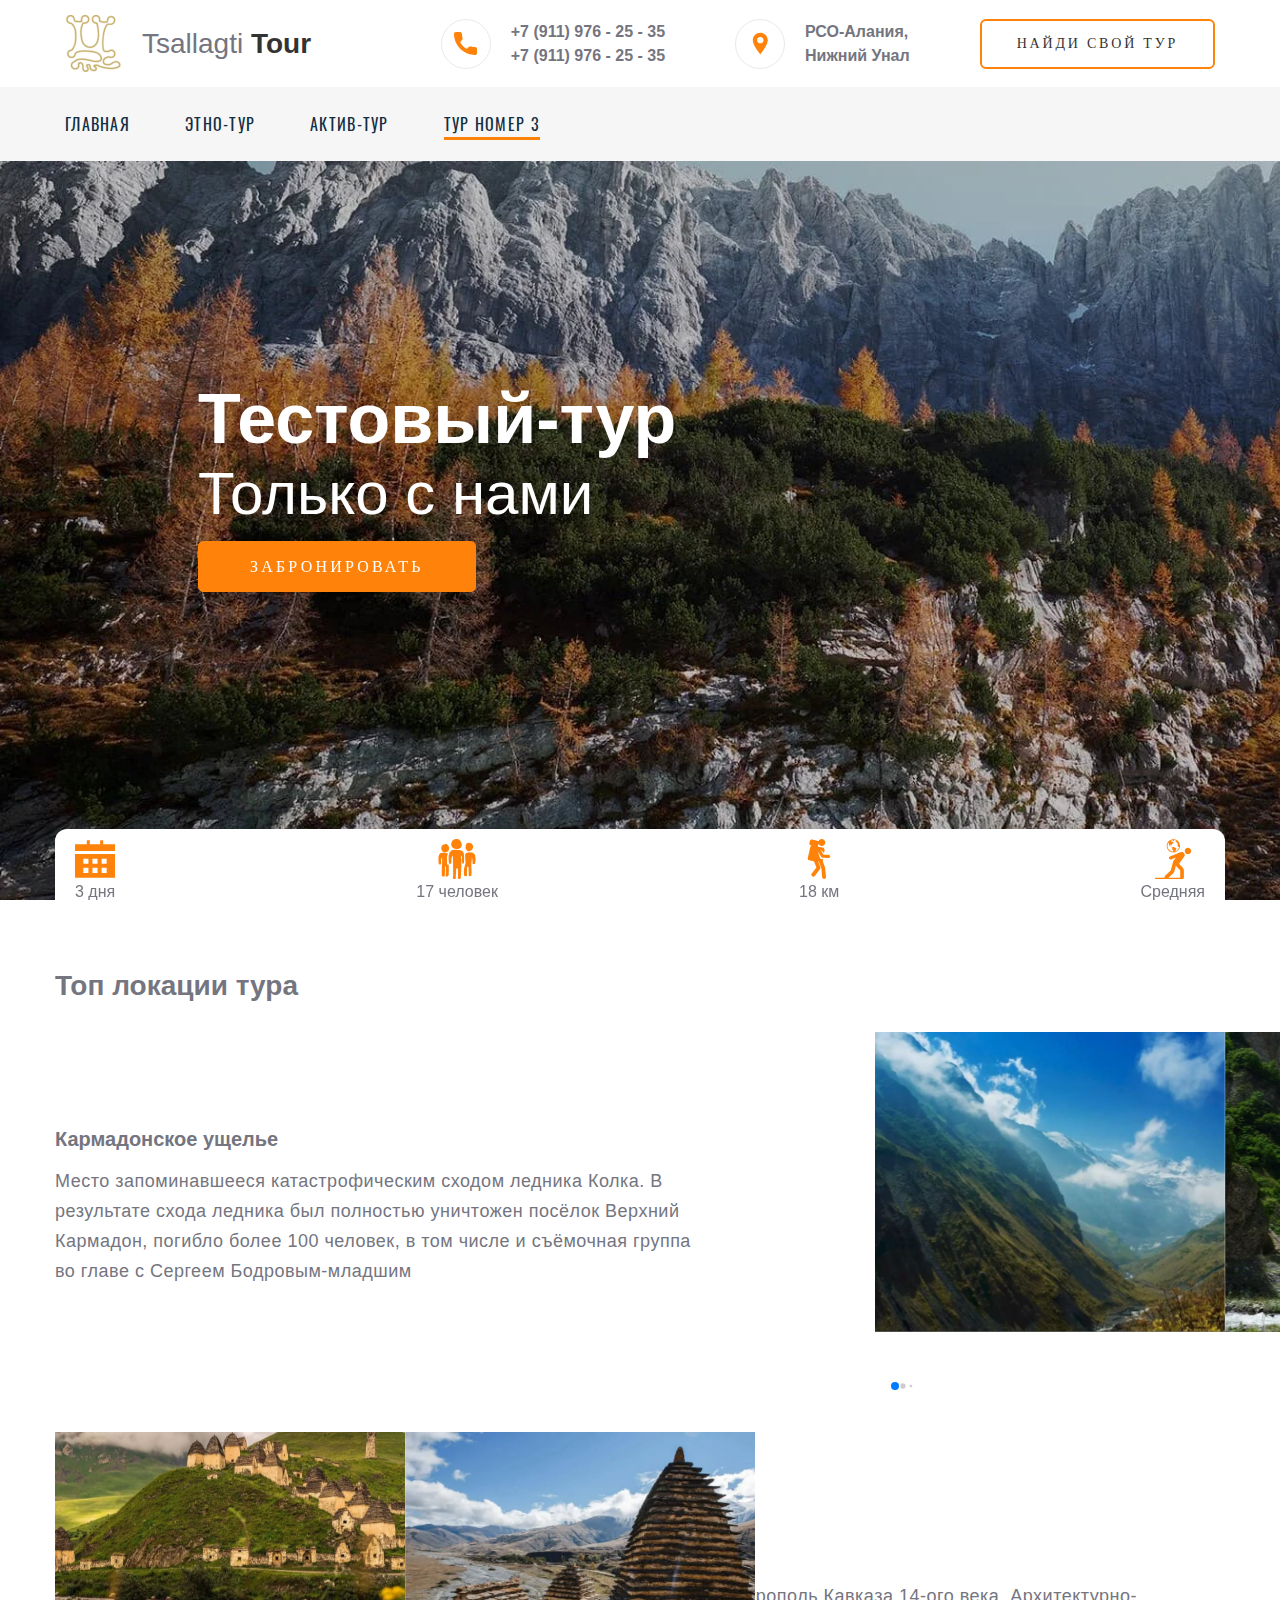
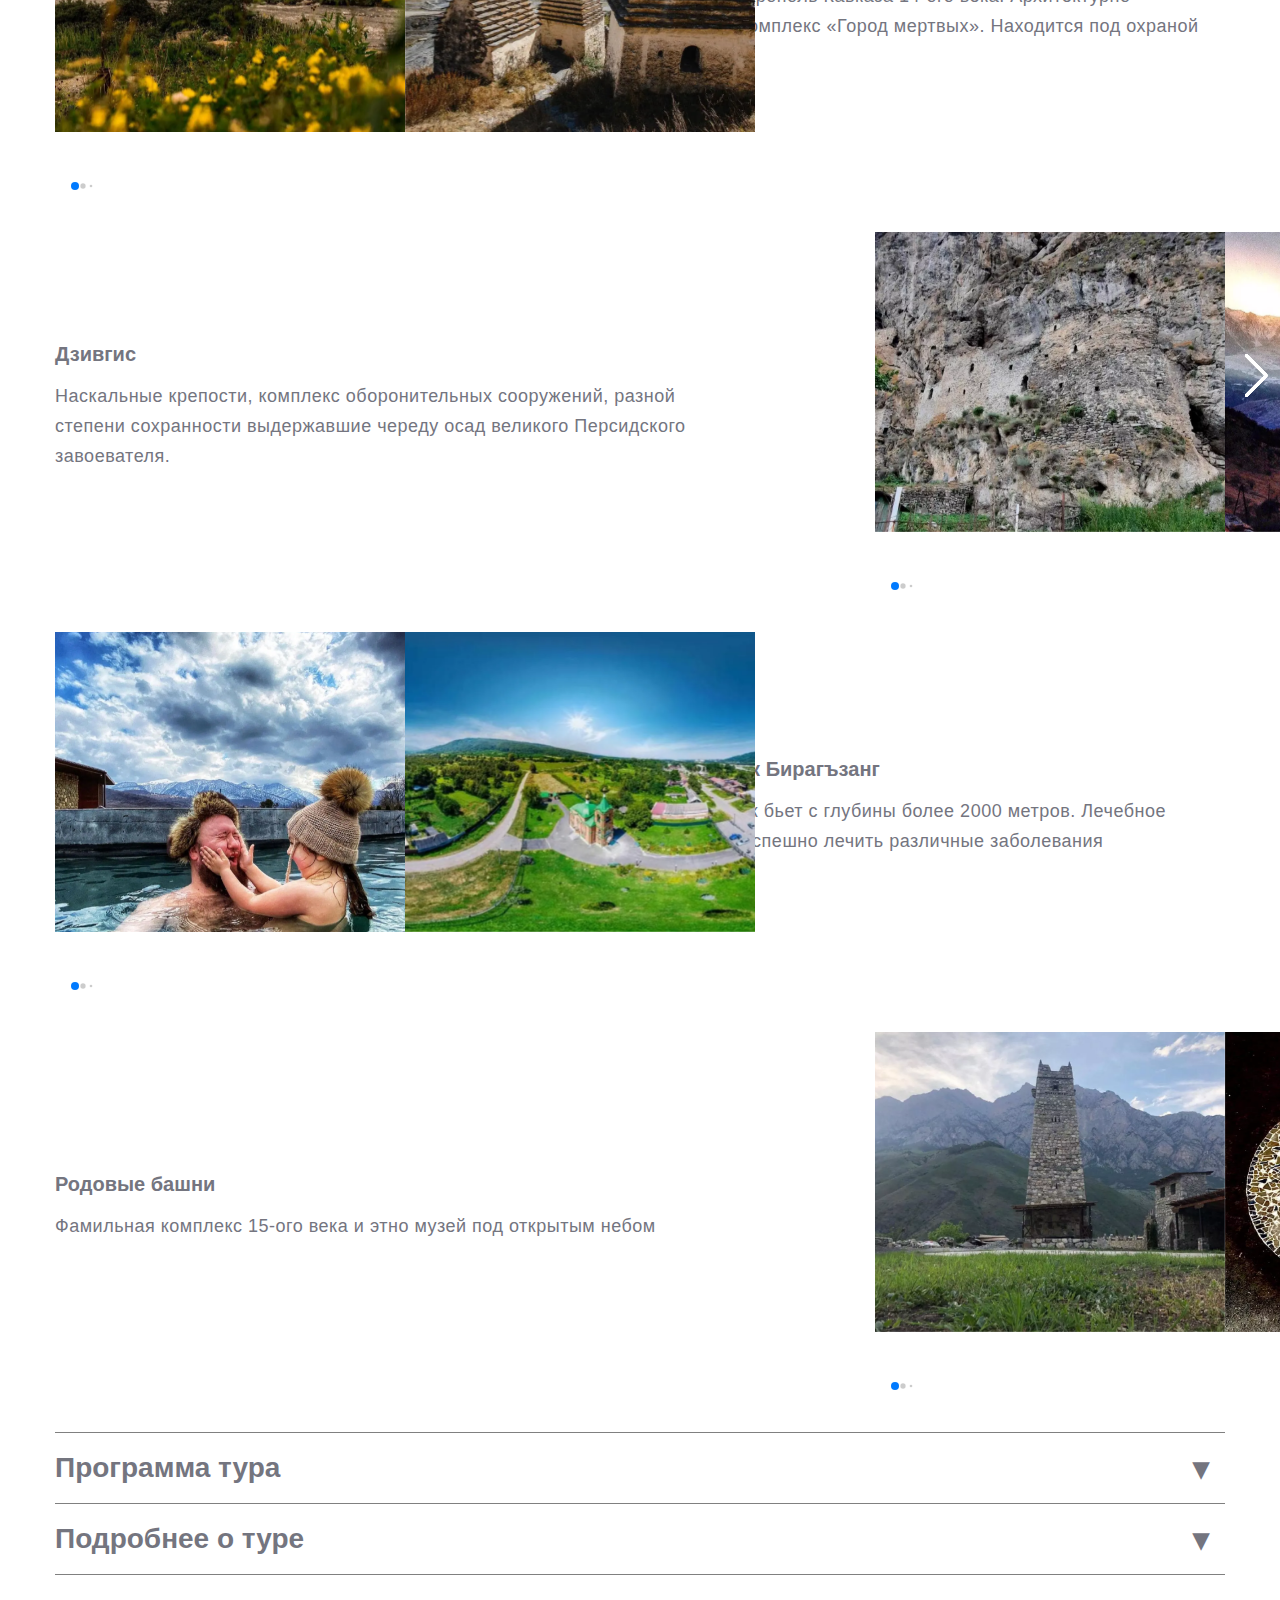
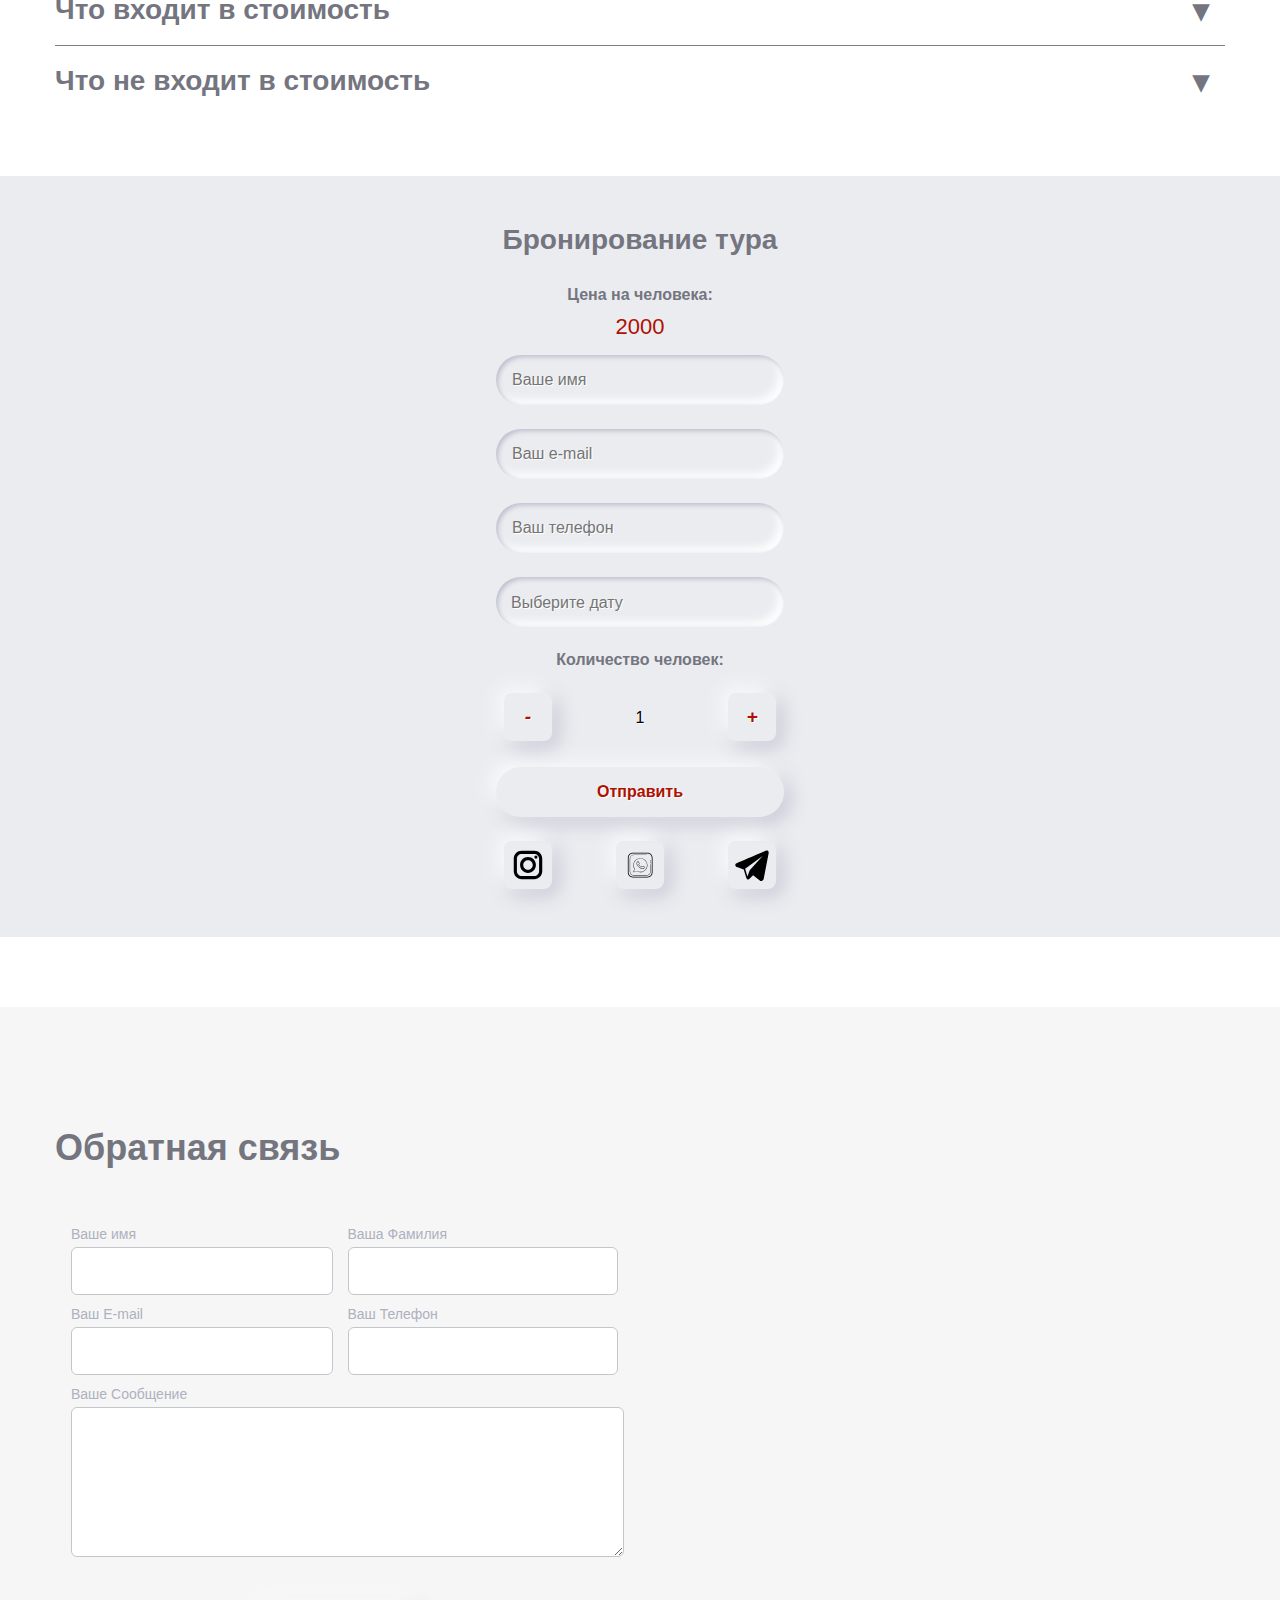
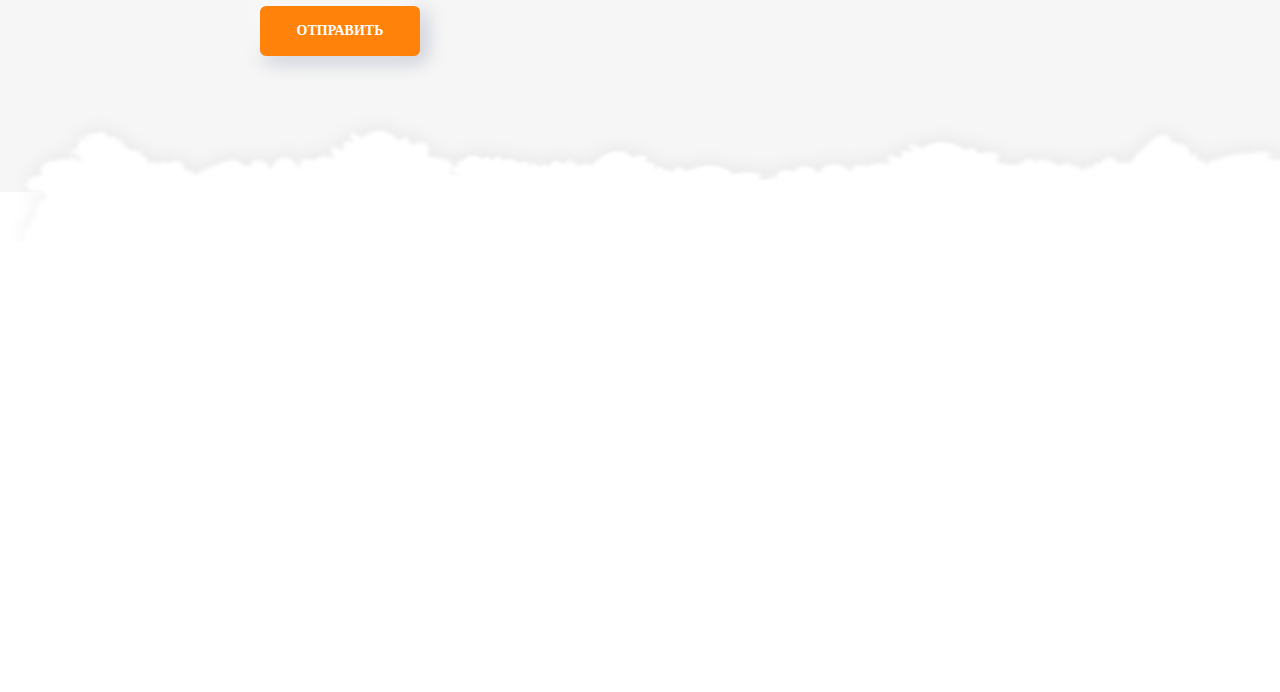
<file: test.html>
<!doctype html>
<html lang="ru">
<head>
    <meta charset="UTF-8">
    <meta name="viewport"
          content="width=device-width, user-scalable=no, initial-scale=1.0, maximum-scale=1.0, minimum-scale=1.0">
    <meta http-equiv="X-UA-Compatible" content="ie=edge">
    <meta name="description" content="Туры в Осетии! Лучшее только с нами!">
    <meta name="keywords"
          content="Туры в Осетию, отдых в Осетии, мертвый город, даргавс, тур Осетия, Кавказ тур, тур в горах, отдых в горах">
    <link rel="stylesheet" href="css/fonts.css">
    <link rel="preload" as="style" href="css/fonts.css">
    <link rel="stylesheet" href="css/swiper-bundle.min.css">
    <link rel="stylesheet" href="css/tour.css">
    <link rel="stylesheet" href="css/style.css">
    <link rel="stylesheet" href="test.css">
    <script src="js/accordion.js" defer></script>
    <title>Актив-Тур</title>
</head>
<body>
<div class="overflow"></div>
<header class="header" id="header">
    <div class="header__desctop">
        <div class="header__aside container">
            <div class="header__left">
                <a href="#" class="header__logo">
                    <img src="img/logo.png" alt="Tsallagti туры логотип">
                    <span class="header-logo__name">Tsallagti <strong>Tour</strong></span>
                </a>
            </div>
            <div class="header__right">
                <div class="header-right__item">
                    <div class="header-phone header__article">
                        <div class="header-phone__left">
                            <a href="tel:+79119762535" class="header-phone__link">
                            <span class="header__icon"><svg version="1.1" id="Capa_1" xmlns="http://www.w3.org/2000/svg" x="0px" y="0px"
                                         viewBox="0 0 384 384" style="enable-background:new 0 0 384 384;"
                                         xml:space="preserve">
<g>
	<g>
		<path d="M353.188,252.052c-23.51,0-46.594-3.677-68.469-10.906c-10.719-3.656-23.896-0.302-30.438,6.417l-43.177,32.594
			c-50.073-26.729-80.917-57.563-107.281-107.26l31.635-42.052c8.219-8.208,11.167-20.198,7.635-31.448
			c-7.26-21.99-10.948-45.063-10.948-68.583C132.146,13.823,118.323,0,101.333,0H30.813C13.823,0,0,13.823,0,30.813
			C0,225.563,158.438,384,353.188,384c16.99,0,30.813-13.823,30.813-30.813v-70.323C384,265.875,370.177,252.052,353.188,252.052z"
        />
	</g>
</g>
<g>
</g>
<g>
</g>
<g>
</g>
<g>
</g>
<g>
</g>
<g>
</g>
<g>
</g>
<g>
</g>
<g>
</g>
<g>
</g>
<g>
</g>
<g>
</g>
<g>
</g>
<g>
</g>
<g>
</g>
</svg></span>
                            </a>
                        </div>
                        <div class="header-phone__right">
                            <a href="tel:+79119762535" class="header-phone__link">+7 (911) 976 - 25 - 35</a>
                            <a href="tel:+79651111111" class="header-phone__link">+7 (911) 976 - 25 - 35</a>
                        </div>
                    </div>
                </div>
                <div class="header-right__item">
                    <div class="header-local header__article">
                        <div class="header-local__let">
                            <a href="#tel" class="header-phone__link">
                        <span class="header__icon">
                                <svg height="682pt" viewBox="-119 -21 682 682.66669" width="682pt"
                                     xmlns="http://www.w3.org/2000/svg"><path
                                        d="m216.210938 0c-122.664063 0-222.460938 99.796875-222.460938 222.460938 0 154.175781 222.679688 417.539062 222.679688 417.539062s222.242187-270.945312 222.242187-417.539062c0-122.664063-99.792969-222.460938-222.460937-222.460938zm67.121093 287.597656c-18.507812 18.503906-42.8125 27.757813-67.121093 27.757813-24.304688 0-48.617188-9.253907-67.117188-27.757813-37.011719-37.007812-37.011719-97.226562 0-134.238281 17.921875-17.929687 41.761719-27.804687 67.117188-27.804687 25.355468 0 49.191406 9.878906 67.121093 27.804687 37.011719 37.011719 37.011719 97.230469 0 134.238281zm0 0"/></svg>
                        </span>
                            </a>
                        </div>
                        <div class="header-local__right">
                            <a href="#tel" class="header-local__link">
                                РСО-Алания, <br> Нижний Унал
                            </a>
                        </div>
                    </div>
                </div>
                <a href="#" class="header__btn btn btn__orange">Найди свой тур</a>
            </div>
        </div>
        <div class="header__menu" id="menu-desctop">
            <div class="container">
                <nav class="header__nav">
                    <ul class="header__list">
                        <li class="header__item"><a href="index.html" class="heder__link">Главная</a></li>
                        <li class="header__item"><a href="tours.html" class="heder__link">Этно-Тур</a></li>
                        <li class="header__item"><a href="active.html"
                                                    class="heder__link">Актив-Тур</a></li>
                        <li class="header__item"><a href="test.html" class="heder__link heder__link-active">Тур номер
                            3</a></li>
                    </ul>
                </nav>
            </div>
        </div>
    </div>
    <nav class="navigation">
        <div id="menuToggle">
            <input type="checkbox" id="check-menu-mobile">
            <span></span>
            <span></span>
            <span></span>
            <ul id="menu">
                <li><a href="index.html">Главная</a></li>
                <li><a href="tours.html">Этно-Тур</a></li>
                <li><a href="active.html">Актив-Тур</a></li>
                <li><a href="#">Тур номер 3</a></li>
            </ul>
        </div>
    </nav>
</header>
<main>
    <section class="hero" id="hero">
        <div class="swiper-container hero__slider">
            <div class="swiper-wrapper">
                <div class="swiper-slide">
                    <picture class="1">
                        <source srcset="img/slide/slide-start-1.jpg" media="(min-width: 769px)">
                        <img src="img/slide/slide_1_mobile-min.jpg" alt="MDN" class="swiper-slide__img">
                    </picture>
                </div>
                <div class="swiper-slide">
                    <picture class="2">
                        <source srcset="img/slide/slide-start-2.jpg" media="(min-width: 769px)">
                        <img src="img/slide/slide_2_mobile-min.jpg" alt="MDN" class="swiper-slide__img">
                    </picture>
                </div>
                <div class="swiper-slide">
                    <picture class="3">
                        <source srcset="img/slide/slide-start-3.jpg" media="(min-width: 769px)">
                        <img src="img/slide/slide_3_mobile-min.jpg" alt="MDN" class="swiper-slide__img">
                    </picture>
                </div>
                <!-- Buttons -->
                <!--            <div class="swiper-button-prev"></div>-->
                <!--            <div class="swiper-button-next"></div>-->
            </div>
        </div>
        <div class="swiper-wrap">
            <div class="swiper-wrap__container">
                <h1 class="swiper-container__title">Тестовый-тур</h1>
                <p class="swiper-container__text">Только с нами</p>
                <a href="#tour__price" class="swuper__btn btn btn__orange">Забронировать</a>
            </div>
        </div>
        <div class="tour-lvl">
            <div class="tour-lvl__container">
                <div class="tour-lvl__item">
                    <div class="tour-lvl__icon">
                        <svg class="tour-lvl__svg" version="1.1" id="Layer_1" xmlns="http://www.w3.org/2000/svg" x="0px"
                             y="0px"
                             viewBox="0 0 395 395" style="enable-background:new 0 0 395 395;" xml:space="preserve">
<g>
	<polygon points="278.333,52.5 278.333,12.5 248.333,12.5 248.333,52.5 146.667,52.5 146.667,12.5 116.667,12.5 116.667,52.5
		0,52.5 0,117.5 395,117.5 395,52.5 	"/>
    <path d="M0,382.5h395v-235H0V382.5z M262.5,195h50v50h-50V195z M262.5,285h50v50h-50V285z M172.5,195h50v50h-50V195z M172.5,285h50
		v50h-50V285z M82.5,195h50v50h-50V195z M82.5,285h50v50h-50V285z"/>
</g>
                            <g>
</g>
                            <g>
</g>
                            <g>
</g>
                            <g>
</g>
                            <g>
</g>
                            <g>
</g>
                            <g>
</g>
                            <g>
</g>
                            <g>
</g>
                            <g>
</g>
                            <g>
</g>
                            <g>
</g>
                            <g>
</g>
                            <g>
</g>
                            <g>
</g>
</svg>
                        <p>3 дня</p>
                    </div>
                </div>
                <div class="tour-lvl__item">
                    <div class="tour-lvl__icon">
                        <svg class="tour-lvl__svg" version="1.1" id="Capa_2" xmlns="http://www.w3.org/2000/svg" x="0px"
                             y="0px"
                             width="189.725px" height="189.725px" viewBox="0 0 189.725 189.725"
                             style="enable-background:new 0 0 189.725 189.725;"
                             xml:space="preserve">
<g>
	<g>
		<path d="M112.703,12.209c-1.405-3.553-3.822-6.638-7.471-8.748c-1.387-0.801-2.783-1.35-4.178-1.695
			C96.97,0.084,92.388-0.42,87.608,0.355c-21.487,3.487-27.597,33.089-8.88,43.769c5.806,3.313,17.978,5.163,24.773,1.866
			c4.167-0.936,7.916-3.299,10.623-7.077C119.761,31.051,117.265,19.955,112.703,12.209z"/>
        <path d="M57.595,41.947c-0.283-3.619-1.864-7.103-4.235-9.897c-0.321-0.733-0.679-1.442-1.092-2.109
			c-4.732-7.653-13.913-7.003-21.186-3.91c-9.08,3.862-12.511,13.844-10.447,22.938c1.921,8.454,9.287,15.215,18.029,15.381
			C50.41,64.573,58.44,52.715,57.595,41.947z"/>
        <path d="M128.755,90.472c-0.108-8.433,0.187-17.614-2.546-25.695c-4.021-11.894-17.353-12.543-27.915-13.038
			c-11.533-0.541-28.531-2.116-36.068,9.037c-9.732,14.398-6.897,37.548-5.605,53.859c0.199,2.518,3.003,3.075,4.338,1.664
			c0.013,0.003,0.026,0.003,0.04,0.006c1.299,1.376,1.977,1.269,4.794,1.404c1.376,0.066,2.197-1.12,2.334-2.334
			c1.275-11.243-2.976-29.565,7.567-36.255c-0.007,0.436-0.008,0.875-0.011,1.313c-0.168,0.254-0.307,0.543-0.386,0.887
			c-0.168,0.724-0.146,1.237-0.076,1.934c0.229,14.167,1.411,28.26,1.143,42.472c-0.376,19.812,1.62,40.222-0.804,59.894
			c-0.04,0.32,0.01,0.596,0.106,0.843c-0.318,0.688-0.051,1.642,0.85,1.979c2.876,1.079,5.459,0.769,8.53,1.238
			c1.729,0.265,3.34-0.693,3.391-2.582c0.266-10.103,1.366-20.236,2.071-30.315c0.295-4.227,0.37-8.585,0.162-12.815
			c-0.081-0.978-0.166-1.955-0.255-2.931c-0.03-0.331-0.053-0.61-0.073-0.86c0.641-0.117,1.247-0.264,1.693-0.312
			c2.351-0.258,4.499-0.147,6.727,0.46c0.448,6.001,1.188,11.962,1.089,18.073c-0.155,9.547-0.941,19.168-0.177,28.701
			c0.129,1.611,1.852,1.951,2.727,1.08c2.382,0.943,5.507,1.676,7.593-0.063c0.077-0.065,0.117-0.145,0.181-0.214
			c1.047,0.49,2.474,0.019,2.534-1.542c1.388-35.634,6.238-72.424,0.304-107.834c1.306,0.382,2.525,0.997,3.59,2.019
			c2.651,2.548,1.997,7.905,1.827,11.175c-0.404,7.855-2.162,17.012,2.275,24.101c0.637,1.018,1.794,1.254,2.766,0.962
			c1.547,0.519,3.358-0.001,3.743-2.058C128.714,106.711,128.861,98.605,128.755,90.472z"/>
        <path d="M171.496,34.543c-1.455-12.344-18.521-22.357-29.055-14.004c-4.249,3.369-6.162,9.061-6.477,14.866
			c-1.185,5.069-0.246,10.612,2.761,14.825c1.705,3.41,4.323,6.254,8.088,7.455c2.654,0.848,5.319,0.444,7.808-0.578
			C164.322,55.575,172.786,45.487,171.496,34.543z"/>
        <path d="M55.579,124.249c-0.059-1.253-0.889-2.78-2.272-2.985c-1.856-0.274-3.548-0.6-5.289-0.764
			c-0.418-7.429-0.63-14.867-0.597-22.309c0.031-6.995-1.039-18.149,3.305-24.135c0.376-0.518,0.536-1.029,0.562-1.515
			c1.003-1.254,0.821-3.447-1.12-3.863c-11.499-2.469-32.588-8.243-39.703,4.832c-6.726,12.359-2.641,29.993-2.452,43.345
			c0.02,1.325,0.916,2.638,2.248,2.952c2.285,0.54,4.374,0.808,6.73,0.843c1.237,0.019,2.746-0.936,2.947-2.243
			c1.276-8.348-1.562-16.85,0.169-25.117c1.26-6.025,2.825-4.196,3.643-0.131c0.646,3.202,0.693,6.562,0.749,9.817
			c0.161,9.46-1.06,19.017-1.46,28.47c-0.596,14.107-0.664,28.231-0.215,42.346c0.044,1.362,0.897,2.558,2.231,2.931
			c3.378,0.944,6.297,1.283,9.748,0.733c1.395-0.222,2.117-1.684,2.228-2.925c1.289-14.536,0.864-29.11,0.772-43.683
			c1.431,0.015,2.846,0.137,4.271,0.368c0.262,14.697-1.341,29.353-0.826,44.055c0.055,1.567,1.373,3.26,3.102,3.1
			c2.718-0.251,6.781-0.326,8.845-2.389c2.446-2.445,2.108-10.288,2.425-13.565C56.835,149.757,56.17,136.921,55.579,124.249z
			 M14.256,114.397c-0.062-0.009-0.123-0.021-0.184-0.03c-0.113-3.922-0.341-7.848-0.524-11.771
			C13.866,106.661,14.414,110.746,14.256,114.397z"/>
        <path d="M178.9,73.948c-5.887-12.958-28.205-13.373-39.209-7.859c-4.544,2.277-6.254,5.522-6.332,10.527
			c-0.182,11.64,1.837,23.386,1.954,35.062c0.098,9.756-5.177,18.336-6.663,27.864c-1.772,11.356-0.535,22.869,0.243,34.247
			c0.097,1.421,1.28,2.018,2.326,1.842c0.034,0.007,0.058,0.029,0.094,0.034c2.499,0.393,5.152,0.841,7.68,0.878
			c1.572,0.023,2.662-1.274,2.755-2.755c0.867-13.839,0.866-27.727,0.886-41.59c2.387-0.108,4.747-0.164,7.156,0.105
			c-0.868,13.843,0.944,27.629,1.096,41.484c0.017,1.444,1.312,3.074,2.896,2.896c1.976-0.222,3.93-0.57,5.916-0.72
			c1.237-0.093,2.539-0.812,2.811-2.14c3.522-17.208,0.388-34.45,0.17-51.795c-0.134-10.773,3.882-22.881,2.021-33.783
			c0.139-0.167,0.242-0.365,0.334-0.581c1.216,2.55,1.767,5.609,2.312,8.306c1.151,5.696,2.347,12.789,1.255,18.596
			c-0.298,1.579,0.413,3.327,2.12,3.734c1.601,0.382,3.427,0.55,4.924,0.039c1.513,1.127,4.052,0.926,4.649-1.441
			C183.74,103.28,184.831,87.002,178.9,73.948z"/>
	</g>
</g>
                            <g>
</g>
                            <g>
</g>
                            <g>
</g>
                            <g>
</g>
                            <g>
</g>
                            <g>
</g>
                            <g>
</g>
                            <g>
</g>
                            <g>
</g>
                            <g>
</g>
                            <g>
</g>
                            <g>
</g>
                            <g>
</g>
                            <g>
</g>
                            <g>
</g>
</svg>
                        <p>17 человек</p>
                    </div>
                </div>
                <div class="tour-lvl__item">
                    <div class="tour-lvl__icon">
                        <svg class="tour-lvl__svg" version="1.1" id="Capa_3" xmlns="http://www.w3.org/2000/svg" x="0px"
                             y="0px"
                             viewBox="0 0 457.862 457.862" style="enable-background:new 0 0 457.862 457.862;"
                             xml:space="preserve">
<path id="XMLID_237_" d="M299.796,330.976c-0.178-1.966-0.621-3.898-1.316-5.745l-25.749-68.372l3.609-23.873l-7.449-0.275
	c-16.839-0.622-28.228-12.729-30.863-20.707l-23.391-70.816l40.018,65.324l0,0v0l0.001,0.002c3.08,5.025,8.59,8.466,14.881,8.698
	c31.29,1.154,53.731,2.035,69.087,2.658c4.97,0.202,9.806-1.633,13.395-5.077c3.589-3.444,5.629-8.204,5.629-13.178
	c0-9.876-7.816-17.981-17.685-18.341l-59.307-2.159l0,0l-36.24-59.156l42.789,41.158l5.008-33.132
	c2.245-14.852-7.975-28.712-22.826-30.957l-47.956-7.249c-2.287-0.346-4.55-0.394-6.751-0.177l8.65-33.851
	c5.243,12.551,16.72,22.141,31.152,24.323c21.985,3.323,42.503-11.805,45.826-33.791c3.324-21.985-11.805-42.502-33.79-45.826
	c-20.386-3.082-39.499,9.706-44.823,29.11c-2.93-4.014-7.221-7.072-12.411-8.398L152.214,6.588
	c-11.864-3.031-23.939,4.128-26.97,15.992l-6.281,24.58c-3.032,11.864,4.128,23.939,15.992,26.97l10.09,2.578
	c-7.911,1.946-14.45,8.191-16.355,16.679l-27.934,124.485c-2.681,11.948,4.831,23.807,16.779,26.488l38.367,8.609
	c5.256,1.179,10.493,0.385,14.941-1.891c0.146,2.184,0.621,4.383,1.462,6.529l27.002,68.866l-53.585,69.861
	c-7.357,9.592-5.546,23.332,4.047,30.69c9.6,7.364,23.339,5.536,30.69-4.047l61.106-79.666c4.668-6.086,5.81-14.171,3.01-21.312
	l-23.029-58.731c-0.416-1.061-0.234-2.264,0.477-3.155c0.711-0.891,1.843-1.335,2.971-1.164c1.142,0.173,2.102,0.949,2.509,2.03
	l28.958,76.896l9.038,100.065c1.087,12.033,11.721,20.918,23.769,19.831c12.04-1.087,20.918-11.729,19.831-23.769L299.796,330.976z"
/>
                            <g>
</g>
                            <g>
</g>
                            <g>
</g>
                            <g>
</g>
                            <g>
</g>
                            <g>
</g>
                            <g>
</g>
                            <g>
</g>
                            <g>
</g>
                            <g>
</g>
                            <g>
</g>
                            <g>
</g>
                            <g>
</g>
                            <g>
</g>
                            <g>
</g>
</svg>
                        <p>18 км</p>
                    </div>
                </div>
                <div class="tour-lvl__item">
                    <div class="tour-lvl__icon">
                        <svg class="tour-lvl__svg" version="1.1" id="Layer_2" xmlns="http://www.w3.org/2000/svg" x="0px"
                             y="0px"
                             viewBox="0 0 231.5 256" style="enable-background:new 0 0 231.5 256;" xml:space="preserve">
<path d="M211.3,56c11.2,0,20.3,9.1,20.3,20.3s-9.1,20.3-20.3,20.3S191,87.4,191,76.2S200.1,56,211.3,56z M183,86.5
	c-5.1-3.8-12.4-5.1-19.6-2.3c-12.3,4.8-51.8,21-67.2,27.4c-5.3,2.2-7.9,8.3-5.7,13.7l0,0c2.2,5.4,8.3,7.9,13.7,5.8l30.3-12.3
	l-14.9,19.9c-1.8,2.5-2.8,4.8-3.4,7.2l-14.4,54.7c-0.1,0.5-0.4,0.9-0.7,1.2l-35.9,34.1c-3.5,3.3-4.5,8.2-3,12.5H0v7.9h173.7
	c6.5,0,11.8-5.3,11.8-11.8v-42.7c0-6.6-2.5-12.9-6.9-17.7l-24.3-26.2l32.7-43.8C193.4,105.2,191.6,92.9,183,86.5z M161.9,201.6v42.7
	c0,1.4,0.2,2.7,0.7,3.9H86.2l31.1-29.5c3.6-3.4,6.1-7.7,7.3-12.4l9.4-35.8l27.3,29.4C161.7,200.3,161.9,200.9,161.9,201.6z"/>
                            <path id="Layer_1_1_" d="M120.8,86.2c23.5-1.4,41.3-21.6,39.8-45.1C159.2,17.5,139-0.3,115.5,1.2C92,2.6,74.2,22.9,75.7,46.3
	C77.1,69.7,97.3,87.6,120.8,86.2z M108.6,34.9c-1.2-2.3,2.2-3.6,3.9-5.3c2.2-2.3,6.9-6.1,6.3-7.5c-0.5-1.5-5.3-5.8-7.9-4.8
	c-0.5,0-3.6,3.4-4.2,3.9c0-1.2-0.2-1.8-0.2-2.9c0-0.8-1.5-1.4-1.4-2c0.1-1.3,3.4-3.8,4.1-4.8c-0.7-0.4-2.8-2-3.4-1.7
	c-1.4,0.8-3.2,1.3-4.7,2c0-0.5-0.1-1.1-0.2-1.4c2.9-1.5,6.1-2.6,9.4-3.4l2.9,1.1l2.2,2.3l2.2,2.1c0,0,1.3,0.5,1.8,0.5
	c0.7-0.1,2.7-2.8,2.7-2.8l-0.9-2.1l-0.1-1.8c5.9,0.5,11.3,2.3,16.2,5.3c-0.8,0.1-1.8,0.2-2.8,0.5c-0.4-0.2-2.7,0.2-2.6,1.2
	c0.1,0.8,4.1,4,5.9,6.9c1.7,2.9,6.6,4.8,7.5,8c0.9,3.8-0.5,8.7,0.1,13.3c0.7,4.5,5.5,9.1,5.5,9.1s2.2,0.7,3.9,0.2
	c-1.3,6.6-4.2,12.7-8.8,17.9c-5.1,5.8-11.5,9.8-18.8,11.5c0.9-2.6,2.6-5.1,4.2-6.5c1.4-1.3,3.2-3.6,3.8-5.3c0.7-1.8,1.5-3.4,2.6-5.1
	c1.3-2.3-4-5.5-5.8-6.1c-3.9-1.4-6.9-3.4-10.2-5.5c-2.5-1.5-10,2-12.8,0.9c-3.8-1.4-5.1-2.6-8.5-4.8c-3.5-2.3-2.5-7.2-2.7-10.8
	c2.6,0,6.2-1.1,8,0.9c0.5,0.7,2.6,3.4,3.8,2.3C111,39,109.1,35.7,108.6,34.9z M87.8,21.6c0.2,1.8,1.2,3.3,1.2,4.6
	c0,5.1-0.4,8.2,2.8,12.2c1.3,1.5,1.7,3.9,2.3,5.9c0.7,1.8,2.8,2.7,4.5,3.8c3.2,2.1,6.2,4.7,9.6,6.5c2.2,1.2,3.5,1.8,3.2,4.5
	c-0.4,2.1-0.4,3.4-1.4,5.3c-0.2,0.7,1.5,4.1,2.1,4.6c1.7,1.4,3.4,2.8,5.2,4.1c2.8,2.1,0,5.1-1.1,8.3c-8.3-0.5-16.2-3.8-22.6-9.4
	c-7.5-6.6-12-15.9-12.6-25.8C80.1,37,82.3,28.6,87.8,21.6z"/>
</svg>
                        <p>Cредняя</p>
                    </div>
                </div>
            </div>
        </div>
    </section>
    <section class="tour" id="tour">
        <div class="container">
            <div class="tour-program">
                <h2 class="tour__title title-vis">Топ локации тура</h2>
                <div class="tour__content ">
                    <div class="tour__item">
                        <div class="tour__name">
                            <h3>Кармадонское ущелье</h3>
                            <p class="tour-name__descr">Место запоминавшееся катастрофическим сходом
                                ледника Колка. В результате схода ледника был полностью уничтожен посёлок Верхний
                                Кармадон, погибло более 100 человек, в том числе и съёмочная группа во главе с Сергеем
                                Бодровым-младшим</p>
                        </div>
                        <div>
                            <div class="swiper-cube">
                                <div class="swiper-wrapper">
                                    <div class="swiper-slide"
                                         style="background-image:url(img/karmadon/karmadon1.webp)"></div>
                                    <div class="swiper-slide"
                                         style="background-image:url(img/karmadon/karmadon2.webp)"></div>
                                    <div class="swiper-slide"
                                         style="background-image:url(img/karmadon/karmadon3.webp)"></div>
                                    <div class="swiper-slide"
                                         style="background-image:url(img/karmadon/karmadon4.webp)"></div>
                                </div>
                                <!-- Add Pagination -->
                                <div class="swiper-pagination"></div>
                                <!-- Buttons -->
                                <div class="swiper-button-prev swiper-button-color"></div>
                                <div class="swiper-button-next swiper-button-color"></div>
                            </div>
                        </div>
                    </div>
                    <div class="tour__item">
                        <div class="tour__name">
                            <h3>Даргавс</h3>
                            <p class="tour-name__descr">
                                Самый крупный некрополь Кавказа 14-ого века. Архитектурно-этнографический
                                комплекс «Город мертвых». Находится под охраной ЮНЕСКО.
                            </p>
                        </div>
                        <div>
                            <div class="swiper-cube">
                                <div class="swiper-wrapper">
                                    <div class="swiper-slide"
                                         style="background-image:url(img/dargavs/dargavs1.webp)"></div>
                                    <div class="swiper-slide"
                                         style="background-image:url(img/dargavs/dargavs2.webp)"></div>
                                    <div class="swiper-slide"
                                         style="background-image:url(img/dargavs/dargavs3.webp)"></div>
                                    <div class="swiper-slide"
                                         style="background-image:url(img/dargavs/dargavs4.webp)"></div>
                                </div>
                                <!-- Add Pagination -->
                                <div class="swiper-pagination"></div>
                                <div class="swiper-button-prev swiper-button-color"></div>
                                <div class="swiper-button-next swiper-button-color"></div>
                            </div>
                        </div>
                    </div>
                    <div class="tour__item">
                        <div class="tour__name">
                            <h3>Дзивгис</h3>
                            <p class="tour-name__descr">Наскальные крепости, комплекс оборонительных сооружений, разной
                                степени сохранности выдержавшие череду осад великого Персидского завоевателя.</p>
                        </div>
                        <div>
                            <div class="swiper-cube">
                                <div class="swiper-wrapper">
                                    <div class="swiper-slide"
                                         style="background-image:url(img/dzivgis/dzivgis1.webp)"></div>
                                    <div class="swiper-slide"
                                         style="background-image:url(img/dzivgis/dzivgis2.webp)"></div>
                                    <div class="swiper-slide"
                                         style="background-image:url(img/dzivgis/dzivgis3.webp)"></div>
                                    <div class="swiper-slide"
                                         style="background-image:url(img/dzivgis/dzivgis4.webp)"></div>
                                </div>
                                <!-- Add Pagination -->
                                <div class="swiper-pagination"></div>
                                <!-- Buttons -->
                                <div class="swiper-button-prev swiper-button-color"></div>
                                <div class="swiper-button-next swiper-button-color"></div>
                            </div>
                        </div>
                    </div>
                    <div class="tour__item">
                        <div class="tour__name">
                            <h3>Горячий источник Бирагъзанг</h3>
                            <p class="tour-name__descr">Термальный родник бьет с глубины более 2000 метров. Лечебное
                                купание помогает успешно
                                лечить различные заболевания</p>
                        </div>
                        <div>
                            <div class="swiper-cube">
                                <div class="swiper-wrapper">
                                    <div class="swiper-slide"
                                         style="background-image:url(img/biragzang/biragzang1.webp)"></div>
                                    <div class="swiper-slide"
                                         style="background-image:url(img/biragzang/biragzang2.webp)"></div>
                                    <div class="swiper-slide"
                                         style="background-image:url(img/biragzang/biragzang3.webp)"></div>
                                    <div class="swiper-slide"
                                         style="background-image:url(img/biragzang/biragzang4.webp)"></div>
                                </div>
                                <!-- Add Pagination -->
                                <div class="swiper-pagination"></div>
                                <!-- Buttons -->
                                <div class="swiper-button-prev swiper-button-color"></div>
                                <div class="swiper-button-next swiper-button-color"></div>
                            </div>
                        </div>
                    </div>
                    <div class="tour__item">
                        <div class="tour__name">
                            <h3>Родовые башни</h3>
                            <p class="tour-name__descr">Фамильная комплекс 15-ого века и этно музей под
                                открытым небом</p>
                        </div>
                        <div>
                            <div class="swiper-cube">
                                <div class="swiper-wrapper">
                                    <div class="swiper-slide"
                                         style="background-image:url(img/towers/rod1.webp)"></div>
                                    <div class="swiper-slide"
                                         style="background-image:url(img/towers/rod2.webp)"></div>
                                    <div class="swiper-slide"
                                         style="background-image:url(img/towers/rod3.webp)"></div>
                                    <div class="swiper-slide"
                                         style="background-image:url(img/towers/rod4.webp)"></div>
                                </div>
                                <!-- Add Pagination -->
                                <div class="swiper-pagination"></div>
                                <!-- Buttons -->
                                <div class="swiper-button-prev swiper-button-color"></div>
                                <div class="swiper-button-next swiper-button-color"></div>
                            </div>
                        </div>
                    </div>
                </div>
            </div>
        </div>
    </section>
    <section class="tour-program">
        <div class="container">
            <div class="accordion__item">
                <div class="accordion__item-header">
                    <h2 class="tour-accordion__title tour__title">
                        Программа тура
                    </h2>
                </div>
                <div class="accordion__item-body">
                    <div class="accordion__item-body-content">
                        <h3 class="tour-program__day">1-й день</h3>
                        <ul class="tour-program__list">
                            <li class="tour-program__item">11:00-12:10 (аэропорт Беслан,ж/д и авто вокзалы
                                Владикавказ)
                            </li>
                            <li class="tour-program__item">13:00 Памятник жертвам от схода ледника Колка</li>
                            <li class="tour-program__item">13:20 Кармадонское ущелье</li>
                            <li class="tour-program__item">14:30 Самый крупный некрополь  Кавказа</li>
                            <li class="tour-program__item">15:30 Обед (входит в стоимость)</li>
                            <li class="tour-program__item">17:00 Смотровая площадка Качеля</li>
                            <li class="tour-program__item">17:30 Башня Курта и Тага</li>
                            <li class="tour-program__item">18:00 Дзивгиская наскальная крепость</li>
                            <li class="tour-program__item">19:00 Бирагъзанг-горячий исочник(купание по желанию)не входит
                                в
                                стоимость
                            </li>
                            <li class="tour-program__item">19:50 Выезд во Владикавказ</li>
                            <li class="tour-program__item">20:40 Заселение в отель</li>
                        </ul>
                        <h3 class="tour-program__day">2-й день</h3>
                        <ul class="tour-program__list">
                            <li class="tour-program__item">8:00 Завтрак</li>
                            <li class="tour-program__item">9:00 Выезд</li>
                            <li class="tour-program__item">10:00 Монумент Уастырджи</li>
                            <li class="tour-program__item">10:30 Родовая башня/этно-музей</li>
                            <li class="tour-program__item">11:30 Мастер класс по приготовлению осетинских пирогов</li>
                            <li class="tour-program__item">12:30 Обед под открытым небом</li>
                            <li class="tour-program__item">15:00 Экскурсия по Владикавказу</li>
                            <li class="tour-program__item">17:30 Выезд в аэропорт Владикавказа(Беслан)</li>
                            <li class="tour-program__item">18:30 Приезд в Ааэропорт</li>
                        </ul>
                    </div>
                </div>
            </div>
        </div>
    </section>
    <section class="tour-about" id="tour-about">
        <div class="container">
            <div class="accordion__item">
                <div class="accordion__item-header">
                    <h2 class="tour-accordion__title tour__title">
                        Подробнее о туре
                    </h2>
                </div>
                <div class="accordion__item-body">
                    <div class="accordion__item-body-content">
                        <p>
                            В этом путешествии нас ждут топовые локации Осетии. Мы объединили те места, которые больше
                            всего
                            приводят
                            в восторг наших путешественников. А именно: Кармадонское ущелье, Даргавский некрополь,
                            Фамиильные
                            башни. Но это еще не все! <br>
                            Мы начинаем свой путь из города Владикавказ, столицы Северной Осетии.
                            В первый день мы посетим Кармадонское ущелье, Даргавс, Дзивгиская наскальная крепост
                            Во второй день нас ждет Монумент Уастырджи, Родовая башня/этно-музей, Экскурсия по
                            Владикавказу
                            Питание в туре предстоит национальной кухней, вы узнаете множество интересных новых блюд:
                            осетинские
                            пироги,
                            хинкал
                            и др. <br>
                            В туре вас сопровождает тревел-эксперт, а так же фотограф, который сделает красивые кадры на
                            память
                            о путешествии!
                        </p>
                    </div>
                </div>
            </div>
        </div>
    </section>
    <section class="tour__include" id="tour__include">
        <div class="container">
            <div class="accordion__item">
                <div class="accordion__item-header">
                    <h2 class="tour-accordion__title tour__title">
                        Что входит в стоимость
                    </h2>
                </div>
                <div class="accordion__item-body">
                    <div class="accordion__item-body-content">
                        <ul class="tour__include__list">
                            <li class="tour__include__item">
                                <div class="tour__include-item__img"
                                     style="background-image:url(img/price/service_4.jpg)"></div>
                                <div class="tour__include-item__descr">
                                    Трансфер и перемещение по всему маршруту
                                </div>
                            </li>
                            <li class="tour__include__item">
                                <div class="tour__include-item__img"
                                     style="background-image:url(img/price/service_3.jpg)"></div>
                                <div class="tour__include-item__descr">
                                    Размещение в отеле
                                </div>
                            </li>
                            <li class="tour__include__item">
                                <div class="tour__include-item__img"
                                     style="background-image:url(img/price/service_2.jpg)"></div>
                                <div class="tour__include-item__descr">
                                    Комплексное питание в туре
                                </div>
                            </li>
                            <li class="tour__include__item">
                                <div class="tour__include-item__img"
                                     style="background-image:url(img/price/service_1.jpg)"></div>
                                <div class="tour__include-item__descr">
                                    Сопровождение гидом по всему маршруту
                                </div>
                            </li>
                            <li class="tour__include__item">
                                <div class="tour__include-item__img"
                                     style="background-image:url(img/price/service_5.jpg)"></div>
                                <div class="tour__include-item__descr">
                                    Мастер класс по приготовлению осетинских пирогов
                                </div>
                            </li>
                            <li class="tour__include__item">
                                <div class="tour__include-item__img"
                                     style="background-image:url(img/price/service_6.jpg)"></div>
                                <div class="tour__include-item__descr">
                                    Входы в музеи
                                </div>
                            </li>
                        </ul>
                    </div>
                </div>
            </div>
        </div>
    </section>
    <section class="tour__notinclude" id="tour__notinclude">
        <div class="container">
            <div class="accordion__item">
                <div class="accordion__item-header">
                    <h2 class="tour-accordion__title tour__title">Что не входит в стоимость</h2>
                </div>
                <div class="accordion__item-body">
                    <div class="accordion__item-body-content">
                        <ul class="tour__include__list">
                            <li class="tour__include__item">
                                <div class="tour__include-item__icon">
                                </div>
                                <div class="tour__include-item__descr">
                                    Дорога из вашего города до точки сбора группы
                                </div>
                            </li>
                            <li class="tour__include__item">
                                <div class="tour__include-item__icon">
                                </div>
                                <div class="tour__include-item__descr">
                                    Ужин во Владикавказе
                                </div>
                            </li>
                            <li class="tour__include__item">
                                <div class="tour__include-item__icon">
                                </div>
                                <div class="tour__include-item__descr">
                                    Сувениры и различные личные траты
                                </div>
                            </li>
                            <li class="tour__include__item">
                                <div class="tour__include-item__icon">
                                </div>
                                <div class="tour__include-item__descr">
                                    Горячие источники 200р
                                </div>
                            </li>
                        </ul>
                    </div>
                </div>
            </div>
        </div>
    </section>
    <section class="tour__price" id="tour__price">
        <div class="container">
            <form action="#" method="post" id="form">
                <div class="segment-title">
                    <h2 class="tour__title title-vis">Бронирование тура</h2>
                </div>
                <label class="form-price__wrap">
                    <h4 class="form__title">Цена на человека:</h4>
                    <input type="text" name="price" class="tour__price-value" value="2000" readonly>
                </label>
                <label>
                    <input type="text" name="name" class="tour__price-input" placeholder="Ваше имя" maxlength="50"
                           required>
                </label>
                <label>
                    <input type="email" name="mail" class="tour__price-input" placeholder="Ваш e-mail" maxlength="50"
                           required>
                </label>
                <label>
                    <input type="tel" name="tel" class="tour__price-input input__tel" placeholder="Ваш телефон"
                           required>
                </label>
                <label>
                    <select name="date" class="input__date-illusion form__select" required>
                        <option value="0">Выберите дату</option>
                        <option value="1">03.06.2021</option>
                        <option value="2">19.06.2021</option>
                        <option value="3">01.07.2021</option>
                        <option value="4">20.07.2021</option>
                    </select>
                </label>
                <!--                дата для ручного воода-->
                <!--                <label class="lable__input-date">-->
                <!--                    <div class="input__date-illusion">Выберите дату поездки</div>-->
                <!--                    <input type="date" name="date" class="input__date" oninput="tourdate()">-->
                <!--                </label>-->
                <h4 class="form__title">Количество человек:</h4>
                <div class="tour-price__lable">
                    <button class="unit btn_counter" type="button" onclick="decr()"><i
                            class="icon ion-md-settings">-</i>
                    </button>
                    <input type="number" name="count-person" value="1" class="price__input"
                           onchange="totalPriceandCount()">
                    <button class="unit btn_counter" type="button" onclick="incr()">
                        <i class="icon ion-md-search">+</i>
                    </button>
                </div>
                <button class="tour__btn red" type="submit">Отправить</button>
                <div class="segment">
                    <a href="https://www.instagram.com/tsallagti_mashug/" target="_blank"
                       class="unit btn_social">
                        <svg fill="#000000" xmlns="http://www.w3.org/2000/svg" viewBox="0 0 24 24" width="38px"
                             height="38px">
                            <path d="M 8 3 C 5.243 3 3 5.243 3 8 L 3 16 C 3 18.757 5.243 21 8 21 L 16 21 C 18.757 21 21 18.757 21 16 L 21 8 C 21 5.243 18.757 3 16 3 L 8 3 z M 8 5 L 16 5 C 17.654 5 19 6.346 19 8 L 19 16 C 19 17.654 17.654 19 16 19 L 8 19 C 6.346 19 5 17.654 5 16 L 5 8 C 5 6.346 6.346 5 8 5 z M 17 6 A 1 1 0 0 0 16 7 A 1 1 0 0 0 17 8 A 1 1 0 0 0 18 7 A 1 1 0 0 0 17 6 z M 12 7 C 9.243 7 7 9.243 7 12 C 7 14.757 9.243 17 12 17 C 14.757 17 17 14.757 17 12 C 17 9.243 14.757 7 12 7 z M 12 9 C 13.654 9 15 10.346 15 12 C 15 13.654 13.654 15 12 15 C 10.346 15 9 13.654 9 12 C 9 10.346 10.346 9 12 9 z"/>
                        </svg>
                    </a>
                    <a href="https://api.whatsapp.com/send/?phone=79889889815&text&app_absent=0" target="_blank"
                       class="unit btn_social">
                        <svg fill="#000000" xmlns="http://www.w3.org/2000/svg" viewBox="0 0 100 100" width="38px"
                             height="38px">
                            <path d="M 31 17.988281 C 23.82 17.988281 18 23.808281 18 30.988281 L 18 69.988281 C 18 77.168281 23.82 82.988281 31 82.988281 L 70 82.988281 C 77.179 82.988281 83 77.168281 83 69.988281 L 83 30.988281 C 83 23.808281 77.18 17.988281 70 17.988281 L 31 17.988281 z M 31 19.988281 L 70 19.988281 C 76.075 19.988281 81 24.913281 81 30.988281 L 81 69.988281 C 81 76.063281 76.075 80.988281 70 80.988281 L 31 80.988281 C 24.925 80.988281 20 76.063281 20 69.988281 L 20 30.988281 C 20 24.913281 24.924 19.988281 31 19.988281 z M 33.837891 22.988281 C 27.852891 22.988281 23 27.839219 23 33.824219 L 23 67.150391 C 23 73.135391 27.852891 77.988281 33.837891 77.988281 L 67.162109 77.988281 C 73.147109 77.988281 78 73.136391 78 67.150391 L 78 48.488281 C 78 48.212281 77.776 47.988281 77.5 47.988281 C 77.224 47.988281 77 48.212281 77 48.488281 L 77 67.150391 C 77 72.583391 72.595109 76.988281 67.162109 76.988281 L 33.837891 76.988281 C 28.404891 76.988281 24 72.583391 24 67.150391 L 24 33.824219 C 24 28.391219 28.404891 23.988281 33.837891 23.988281 L 67.5 23.988281 C 67.776 23.988281 68 23.764281 68 23.488281 C 68 23.212281 67.776 22.988281 67.5 22.988281 L 33.837891 22.988281 z M 51 32 C 40.799 32 32.5 40.299 32.5 50.5 C 32.5 52.063 32.696938 53.62 33.085938 55.125 C 33.263938 55.816 33.486047 56.507641 33.748047 57.181641 C 34.082047 58.043641 34.484219 58.886313 34.949219 59.695312 L 32.519531 68.365234 C 32.471531 68.535234 32.517625 68.720656 32.640625 68.847656 C 32.735625 68.945656 32.866 69 33 69 C 33.04 69 33.079141 68.994375 33.119141 68.984375 L 35.619141 68.365234 C 35.887141 68.299234 36.050375 68.028719 35.984375 67.761719 C 35.918375 67.494719 35.648859 67.329484 35.380859 67.396484 L 33.712891 67.808594 L 35.96875 59.761719 C 36.00575 59.630719 35.986969 59.490047 35.917969 59.373047 C 35.435969 58.555047 35.020688 57.695359 34.679688 56.818359 C 34.432688 56.181359 34.222687 55.528 34.054688 54.875 C 33.687687 53.451 33.5 51.979 33.5 50.5 C 33.5 40.851 41.351 33 51 33 C 60.649 33 68.5 40.851 68.5 50.5 C 68.5 60.149 60.649 68 51 68 C 48.016 68 45.06475 67.231297 42.46875 65.779297 C 42.35775 65.717297 42.231469 65.700469 42.105469 65.730469 L 40.380859 66.15625 C 40.113859 66.22225 39.949625 66.492719 40.015625 66.761719 C 40.081625 67.027719 40.347141 67.188953 40.619141 67.126953 L 42.154297 66.746094 C 44.857297 68.221094 47.912 69 51 69 C 61.201 69 69.5 60.701 69.5 50.5 C 69.5 40.299 61.201 32 51 32 z M 77.5 36.566406 C 77.224 36.566406 77 36.790406 77 37.066406 L 77 39.066406 C 77 39.342406 77.224 39.566406 77.5 39.566406 C 77.776 39.566406 78 39.343406 78 39.066406 L 78 37.066406 C 78 36.790406 77.776 36.566406 77.5 36.566406 z M 77.5 40.566406 C 77.224 40.566406 77 40.790406 77 41.066406 L 77 45.066406 C 77 45.342406 77.224 45.566406 77.5 45.566406 C 77.776 45.566406 78 45.343406 78 45.066406 L 78 41.066406 C 78 40.790406 77.776 40.566406 77.5 40.566406 z M 44.535156 41 C 44.245156 41 43.499422 41.075578 42.857422 41.767578 L 42.765625 41.863281 C 42.236625 42.419281 41 43.720156 41 46.160156 C 41 48.445156 42.469328 50.640234 43.111328 51.490234 L 43.189453 51.599609 C 44.606453 53.602609 47.59875 57.226375 51.71875 58.984375 C 52.86175 59.470375 53.764313 59.771437 54.570312 60.023438 C 55.322312 60.260437 56.021953 60.335938 56.626953 60.335938 C 57.116953 60.335938 57.546531 60.286328 57.894531 60.236328 C 58.925531 60.083328 61.119281 58.966609 61.613281 57.599609 C 62.012281 56.493609 62.120422 55.289328 61.857422 54.861328 C 61.680422 54.570328 61.366703 54.420422 60.970703 54.232422 L 60.707031 54.105469 C 60.427031 53.965469 57.813969 52.686953 57.292969 52.501953 C 56.897969 52.358953 56.167563 52.0975 55.601562 52.9375 C 55.309562 53.3695 54.452031 54.373016 54.082031 54.791016 C 53.973031 54.913016 53.937281 54.954922 53.613281 54.794922 C 53.526281 54.751922 53.407719 54.700672 53.261719 54.638672 C 52.567719 54.340672 51.275625 53.787031 49.765625 52.457031 C 48.407625 51.261031 47.467953 49.789891 47.126953 49.212891 C 47.034953 49.056891 47.034672 49.056078 47.263672 48.830078 C 47.420672 48.677078 47.600297 48.462094 47.779297 48.246094 L 48.027344 47.951172 C 48.281344 47.659172 48.394391 47.432969 48.525391 47.167969 L 48.589844 47.035156 C 48.897844 46.424156 48.633828 45.904328 48.548828 45.736328 C 48.476828 45.590328 47.970562 44.375281 47.601562 43.488281 L 47.046875 42.158203 C 46.621875 41.151203 46.077953 41.040531 45.501953 41.019531 C 45.207953 41.004531 44.871156 41 44.535156 41 z M 44.535156 42 C 44.855156 42 45.173172 42.003625 45.451172 42.015625 L 45.589844 42.017578 C 45.769844 42.020578 45.899047 42.014922 46.123047 42.544922 L 46.677734 43.871094 C 47.214734 45.160094 47.571297 46.016594 47.654297 46.183594 C 47.757297 46.386594 47.747312 46.479984 47.695312 46.583984 L 47.626953 46.722656 C 47.510953 46.956656 47.441437 47.098969 47.273438 47.292969 L 47.009766 47.603516 C 46.853766 47.792516 46.696547 47.980234 46.560547 48.115234 C 46.326547 48.347234 45.777625 48.88875 46.265625 49.71875 C 46.630625 50.33775 47.638516 51.914078 49.103516 53.205078 C 50.733516 54.642078 52.175187 55.259641 52.867188 55.556641 C 52.992188 55.610641 53.095922 55.652453 53.169922 55.689453 C 53.605922 55.904453 54.247078 56.110172 54.830078 55.451172 C 55.135078 55.105172 56.083734 54.006094 56.427734 53.496094 C 56.554734 53.307094 56.558125 53.300359 56.953125 53.443359 C 57.342125 53.581359 59.613672 54.678953 60.263672 55.001953 L 60.539062 55.134766 C 60.724062 55.223766 60.957516 55.334938 60.978516 55.335938 C 61.030516 55.506937 61.016922 56.301766 60.669922 57.259766 C 60.353922 58.133766 58.623141 59.115141 57.744141 59.244141 C 57.066141 59.345141 56.031188 59.434359 54.867188 59.068359 C 54.086187 58.824359 53.211375 58.534453 52.109375 58.064453 C 48.216375 56.403453 45.361859 52.940438 44.005859 51.023438 L 43.898438 50.873047 C 43.328438 50.116047 42 48.142156 42 46.160156 C 42 44.119156 43.007234 43.061734 43.490234 42.552734 L 43.589844 42.447266 C 43.975844 42.031266 44.411156 42 44.535156 42 z M 38.580078 66.642578 C 38.515891 66.632453 38.448609 66.635094 38.380859 66.652344 L 37.380859 66.900391 C 37.112859 66.965391 36.949625 67.235906 37.015625 67.503906 C 37.070625 67.732906 37.274 67.884766 37.5 67.884766 C 37.539 67.884766 37.579141 67.879141 37.619141 67.869141 L 38.619141 67.623047 C 38.887141 67.557047 39.050375 67.285578 38.984375 67.017578 C 38.934125 66.817328 38.772641 66.672953 38.580078 66.642578 z"/>
                        </svg>
                    </a>
                    <a href="https://telegram.me/tsallagti_mashug" target="_blank" class="unit btn_social">
                        <svg fill="#000000" xmlns="http://www.w3.org/2000/svg" viewBox="0 0 50 50" width="38px"
                             height="38px">
                            <path d="M46.137,6.552c-0.75-0.636-1.928-0.727-3.146-0.238l-0.002,0C41.708,6.828,6.728,21.832,5.304,22.445	c-0.259,0.09-2.521,0.934-2.288,2.814c0.208,1.695,2.026,2.397,2.248,2.478l8.893,3.045c0.59,1.964,2.765,9.21,3.246,10.758	c0.3,0.965,0.789,2.233,1.646,2.494c0.752,0.29,1.5,0.025,1.984-0.355l5.437-5.043l8.777,6.845l0.209,0.125	c0.596,0.264,1.167,0.396,1.712,0.396c0.421,0,0.825-0.079,1.211-0.237c1.315-0.54,1.841-1.793,1.896-1.935l6.556-34.077	C47.231,7.933,46.675,7.007,46.137,6.552z M22,32l-3,8l-3-10l23-17L22,32z"/>
                        </svg>
                    </a>
                </div>
            </form>
        </div>
    </section>
    <section class="contacts" id="contacts">
        <div class="contacts__container container">
            <div class="contacts__left">
                <div class="contacts__left-wrap">
                    <div class="contacts__left-content">
                        <h2 class="contacts__title title">
                            Обратная связь
                        </h2>
                        <form action="https://jsonplaceholder.typicode.com/posts" method="post" class="contacts-form">
                            <div class="contacts-form__block">
                                <label for="contacts-form__name" class="contscts__label">Ваше имя</label>
                                <input type="text" name="name" class="contacts-form__name contacts__input"
                                       id="contacts-form__name" required>
                            </div>
                            <div class="contacts-form__block">
                                <label for="contacts-form__last-name" class="contscts__label">Ваша Фамилия</label>
                                <input type="text" class="contacts-form__last-name contacts__input"
                                       id="contacts-form__last-name">
                            </div>
                            <div class="contacts-form__block">
                                <label for="contacts-form__email" class="contscts__label">Ваш E-mail</label>
                                <input type="email" class="contacts-form__email contacts__input"
                                       id="contacts-form__email" required>
                            </div>
                            <div class="contacts-form__block">
                                <label for="contacts-form__number" class="contscts__label">Ваш Телефон</label>
                                <input type="tel" class="contacts-form__number contacts__input"
                                       id="contacts-form__number" required>
                            </div>
                            <div class="contacts-label__block ">
                                <label for="contacts-message" class="contscts__label">Ваше Сообщение</label>
                                <textarea name="contacts-message" class="contacts-message"
                                          id="contacts-message"></textarea>
                            </div>
                            <div class="contscts-btn__block">
                                <button class="contscts-btn btn btn__orange">Отправить</button>
                            </div>
                        </form>
                    </div>
                </div>
            </div>
            <div class="contacts__right" id="location-map">
                <iframe src="https://www.google.com/maps/embed?pb=!1m18!1m12!1m3!1d11698.801496681723!2d44.14092934200892!3d42.85805944590716!2m3!1f0!2f0!3f0!3m2!1i1024!2i768!4f13.1!3m3!1m2!1s0x405aebdcbb65d2eb%3A0x51a809025e875106!2z0J3QuNC2LiDQo9C90LDQuywg0KDQtdGB0L8uINCh0LXQstC10YDQvdCw0Y8g0J7RgdC10YLQuNGPLdCQ0LvQsNC90LjRjywg0KDQvtGB0YHQuNGPLCAzNjMyMTQ!5e0!3m2!1sru!2str!4v1618099544535!5m2!1sru!2str"
                        width="600" height="450" style="border:0;" allowfullscreen="" loading="lazy"></iframe>
            </div>
        </div>
    </section>
    <section class="phone-number">
        <div class=".phone-number__container container">

        </div>
    </section>
</main>

<script src="js/form-message.js"></script>
<script src="https://unpkg.com/swiper/swiper-bundle.min.js"></script>
<script src="js/script.js"></script>
<script src="js/menu-hidden.js"></script>
</body>
</html>
</file>
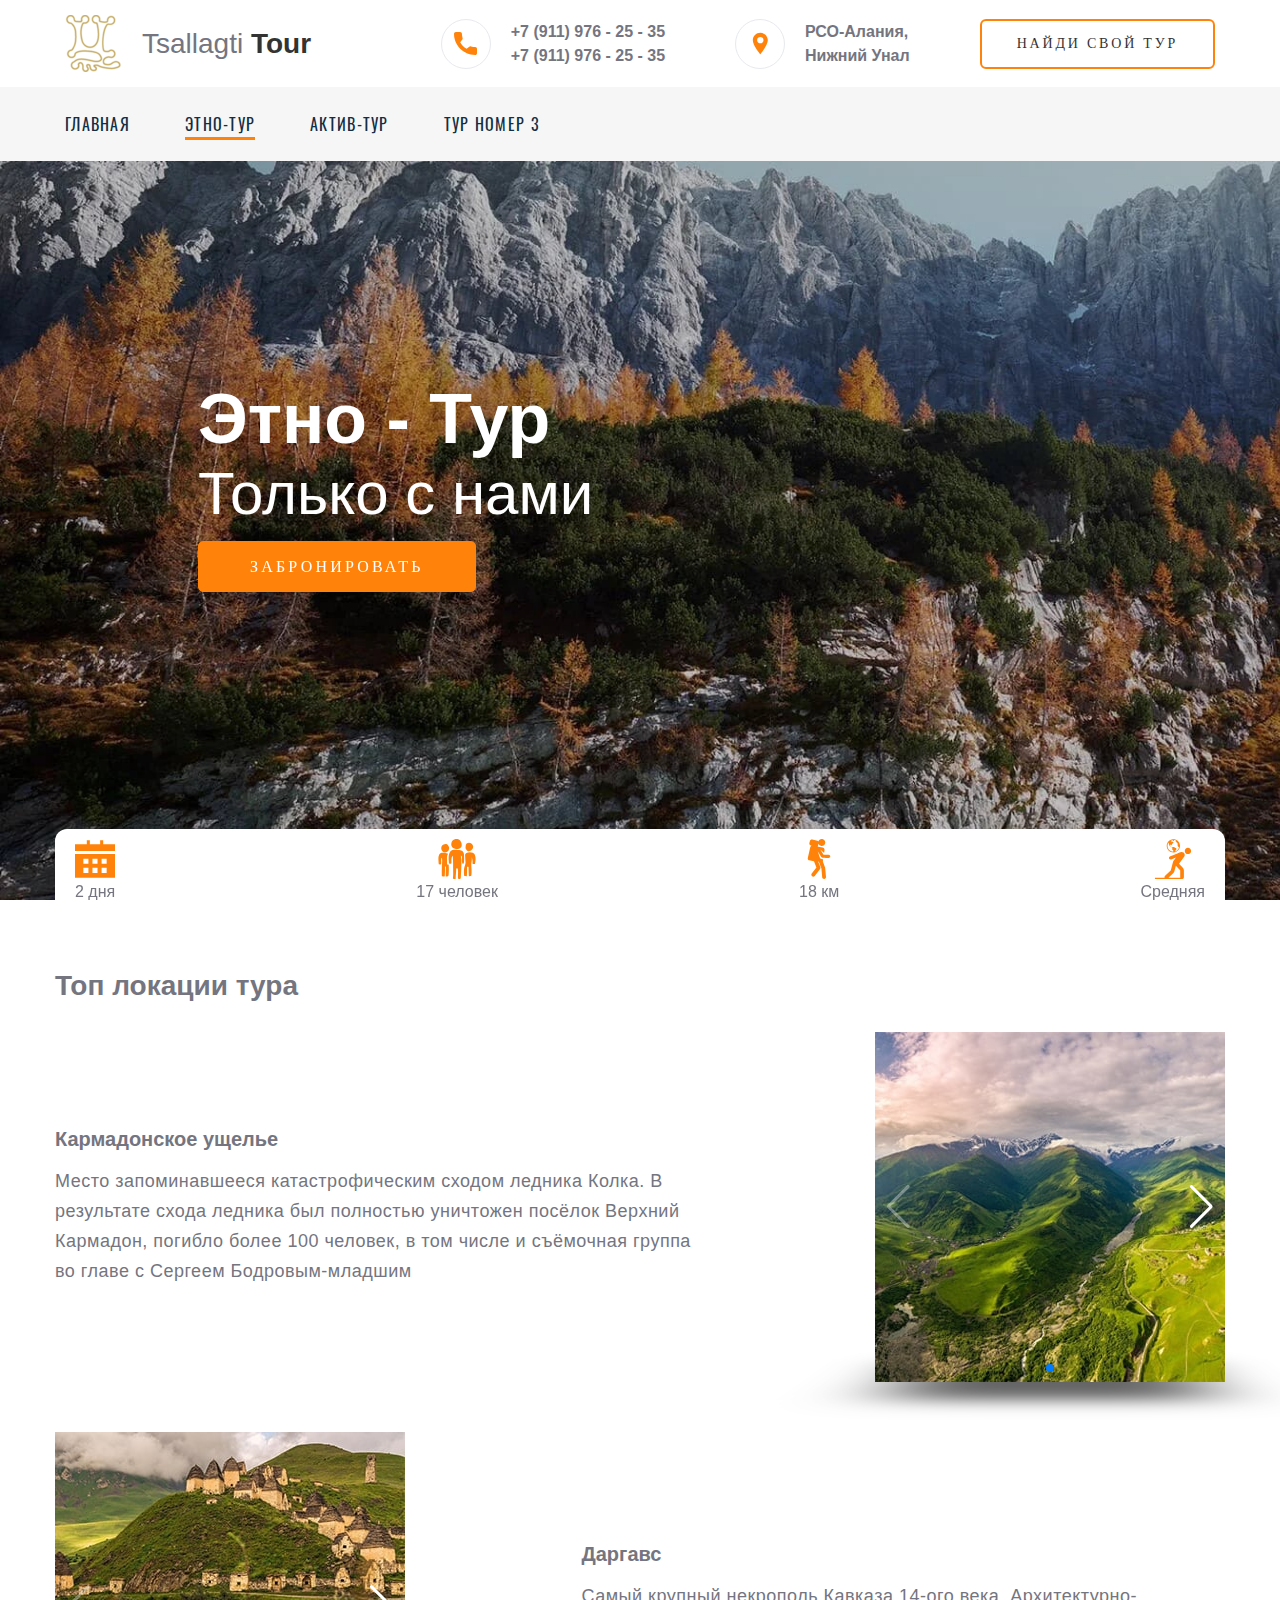
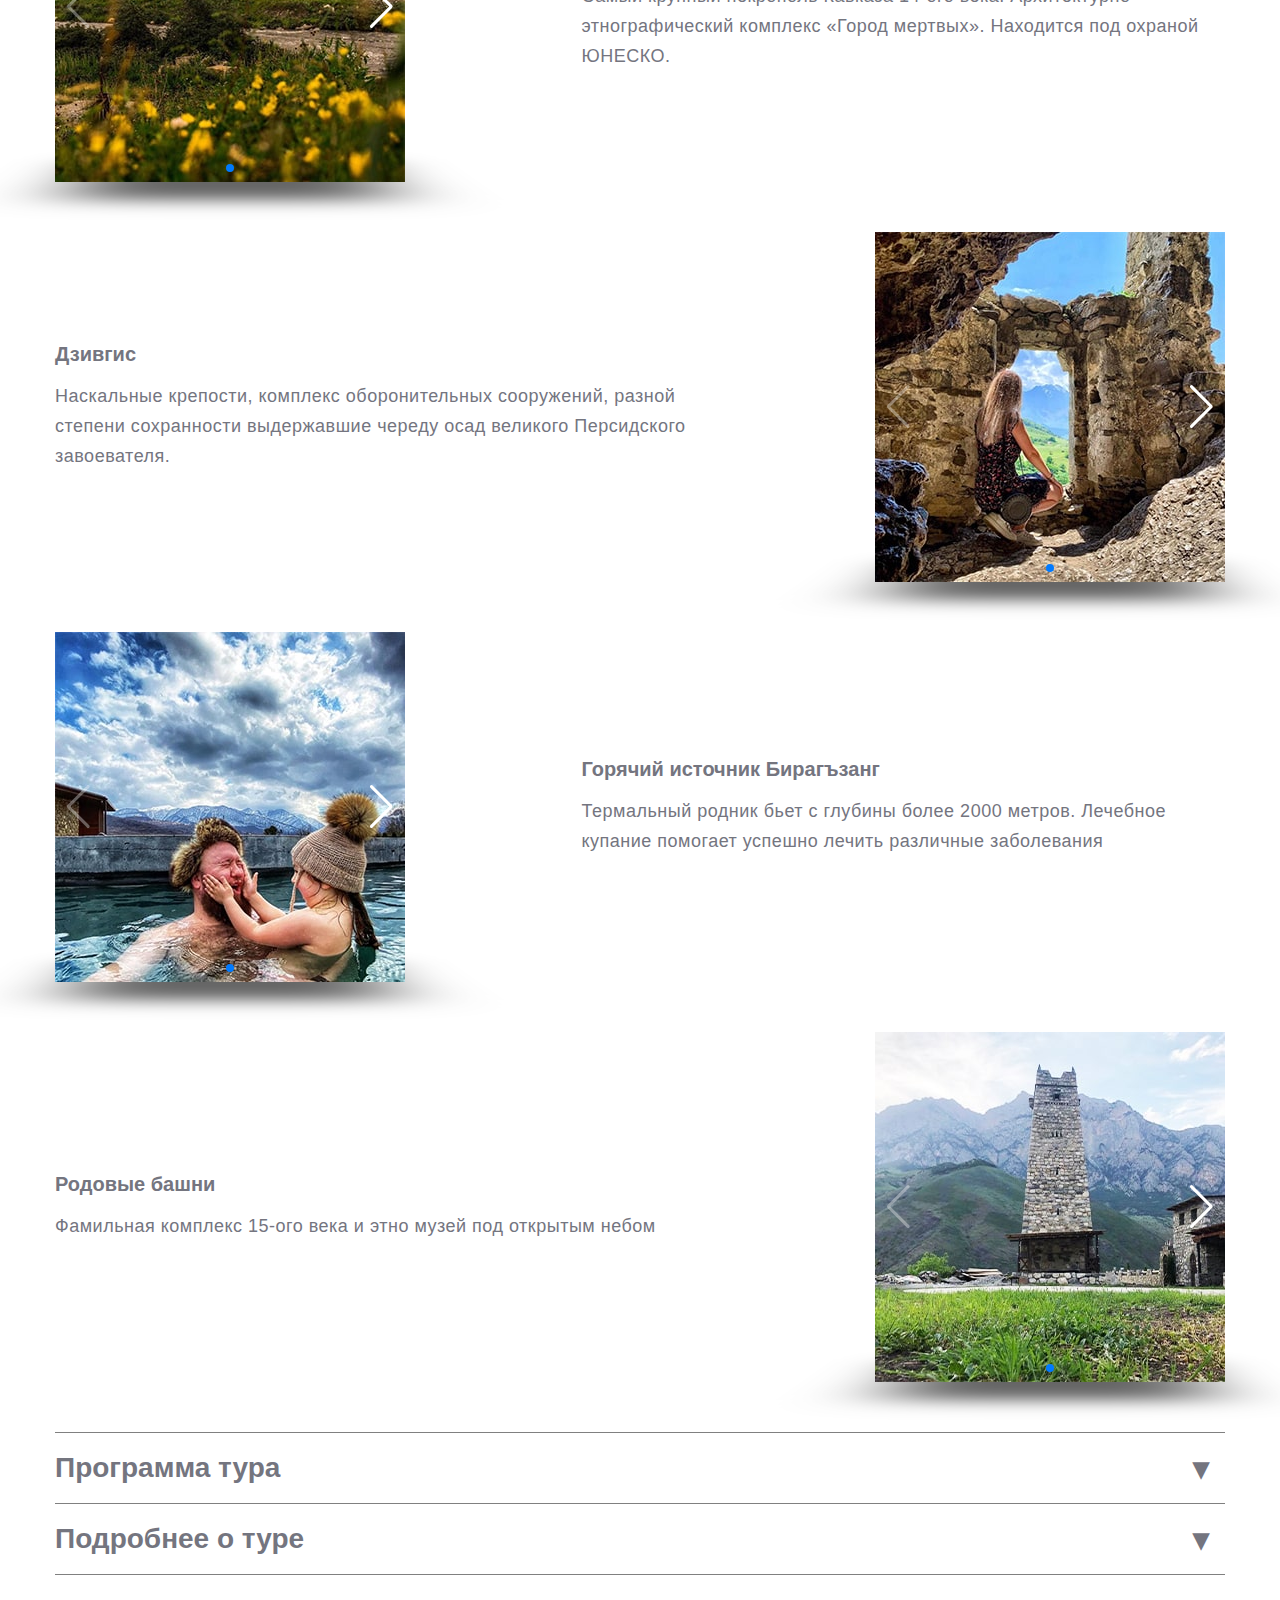
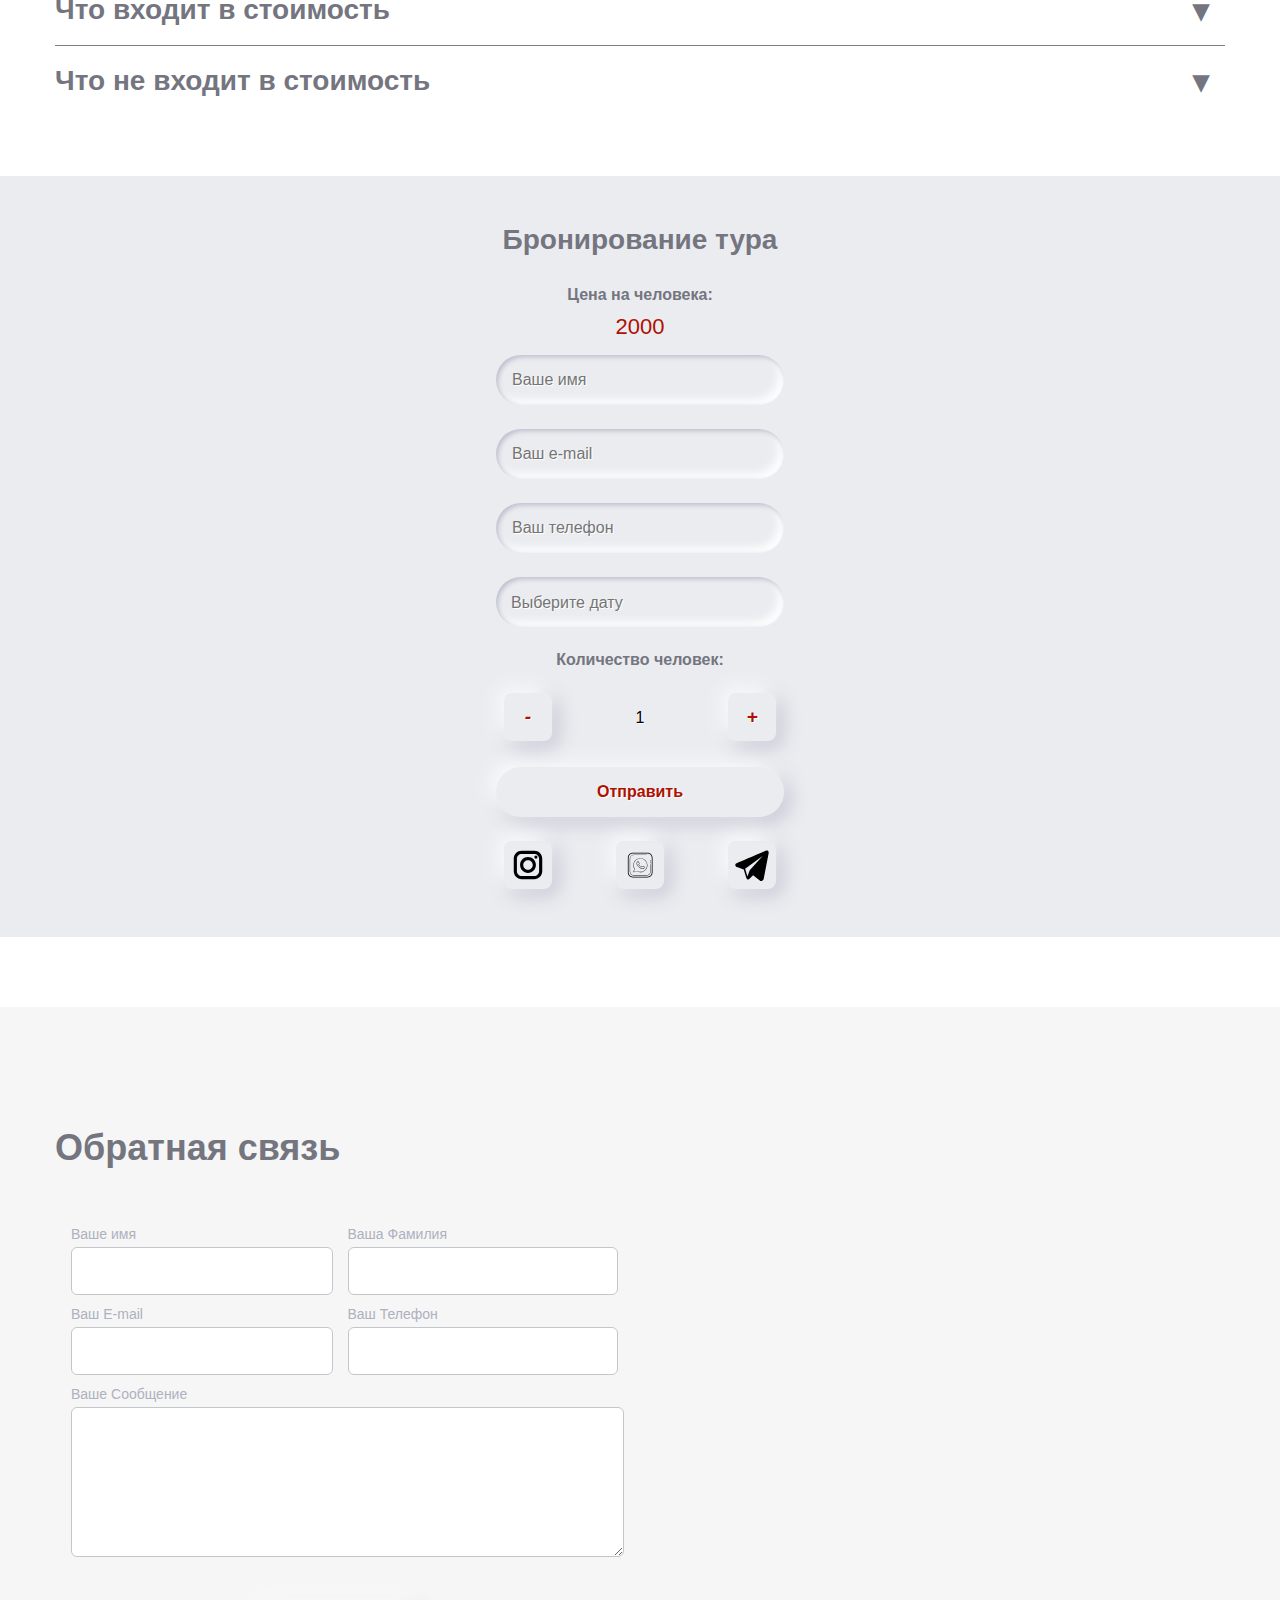
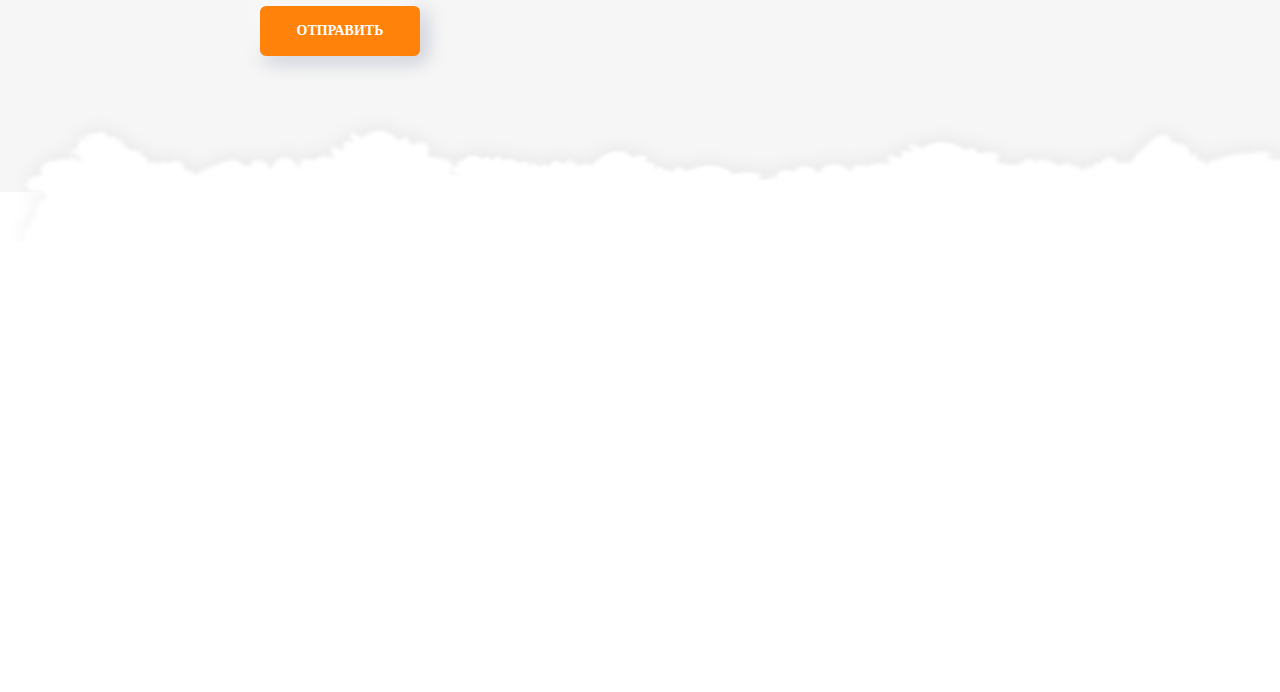
<file: tours.html>
<!doctype html>
<html lang="ru">
<head>
    <meta charset="UTF-8">
    <meta name="viewport"
          content="width=device-width, user-scalable=no, initial-scale=1.0, maximum-scale=1.0, minimum-scale=1.0">
    <meta http-equiv="X-UA-Compatible" content="ie=edge">
    <meta name="description" content="Туры в Осетии! Лучшее только с нами!">
    <meta name="keywords"
          content="Туры в Осетию, отдых в Осетии, мертвый город, даргавс, тур Осетия, Кавказ тур, тур в горах, отдых в горах">
    <link rel="stylesheet" href="css/fonts.css">
    <script src="js/accordion.js" defer></script>
    <link rel="preload" as="style" href="css/fonts.css">
    <link rel="stylesheet" href="css/swiper-bundle.min.css">
    <link rel="stylesheet" href="css/tour.css">
    <link rel="stylesheet" href="test.css">
    <link rel="stylesheet" href="css/style.css">
    <title>Этно-Тур</title>
</head>
<body>
<div class="overflow"></div>
<header class="header" id="header">
    <div class="header__desctop">
        <div class="header__aside container">
            <div class="header__left">
                <a href="#" class="header__logo">
                    <img src="img/logo.png" alt="Tsallagti туры логотип">
                    <span class="header-logo__name">Tsallagti <strong>Tour</strong></span>
                </a>
            </div>
            <div class="header__right">
                <div class="header-right__item">
                    <div class="header-phone header__article">
                        <div class="header-phone__left">
                            <a href="tel:+79119762535" class="header-phone__link">
                            <span class="header__icon"><svg version="1.1" id="Capa_1" xmlns="http://www.w3.org/2000/svg" x="0px" y="0px"
                                         viewBox="0 0 384 384" style="enable-background:new 0 0 384 384;"
                                         xml:space="preserve">
<g>
	<g>
		<path d="M353.188,252.052c-23.51,0-46.594-3.677-68.469-10.906c-10.719-3.656-23.896-0.302-30.438,6.417l-43.177,32.594
			c-50.073-26.729-80.917-57.563-107.281-107.26l31.635-42.052c8.219-8.208,11.167-20.198,7.635-31.448
			c-7.26-21.99-10.948-45.063-10.948-68.583C132.146,13.823,118.323,0,101.333,0H30.813C13.823,0,0,13.823,0,30.813
			C0,225.563,158.438,384,353.188,384c16.99,0,30.813-13.823,30.813-30.813v-70.323C384,265.875,370.177,252.052,353.188,252.052z"
        />
	</g>
</g>
<g>
</g>
<g>
</g>
<g>
</g>
<g>
</g>
<g>
</g>
<g>
</g>
<g>
</g>
<g>
</g>
<g>
</g>
<g>
</g>
<g>
</g>
<g>
</g>
<g>
</g>
<g>
</g>
<g>
</g>
</svg></span>
                            </a>
                        </div>
                        <div class="header-phone__right">
                            <a href="tel:+79119762535" class="header-phone__link">+7 (911) 976 - 25 - 35</a>
                            <a href="tel:+79651111111" class="header-phone__link">+7 (911) 976 - 25 - 35</a>
                        </div>
                    </div>
                </div>
                <div class="header-right__item">
                    <div class="header-local header__article">
                        <div class="header-local__let">
                            <a href="tel:+79119762535" class="header-phone__link">
                        <span class="header__icon">
                                <svg height="682pt" viewBox="-119 -21 682 682.66669" width="682pt"
                                     xmlns="http://www.w3.org/2000/svg"><path
                                        d="m216.210938 0c-122.664063 0-222.460938 99.796875-222.460938 222.460938 0 154.175781 222.679688 417.539062 222.679688 417.539062s222.242187-270.945312 222.242187-417.539062c0-122.664063-99.792969-222.460938-222.460937-222.460938zm67.121093 287.597656c-18.507812 18.503906-42.8125 27.757813-67.121093 27.757813-24.304688 0-48.617188-9.253907-67.117188-27.757813-37.011719-37.007812-37.011719-97.226562 0-134.238281 17.921875-17.929687 41.761719-27.804687 67.117188-27.804687 25.355468 0 49.191406 9.878906 67.121093 27.804687 37.011719 37.011719 37.011719 97.230469 0 134.238281zm0 0"/></svg>
                        </span>
                            </a>
                        </div>
                        <div class="header-local__right">
                            <a href="#location-map" class="header-local__link">
                                <p>РСО-Алания,</p>
                                <p>Нижний Унал</p>
                            </a>
                        </div>
                    </div>
                </div>
                <a href="#" class="header__btn btn btn__orange">Найди свой тур</a>
            </div>
        </div>
        <div class="header__menu" id="menu-desctop">
            <div class="container">
                <nav class="header__nav">
                    <ul class="header__list">
                        <li class="header__item"><a href="index.html" class="heder__link">Главная</a></li>
                        <li class="header__item"><a href="tours.html"
                                                    class="heder__link heder__link-active">Этно-Тур</a></li>
                        <li class="header__item"><a href="active.html" class="heder__link">Актив-Тур</a></li>
                        <li class="header__item"><a href="test.html" class="heder__link">Тур номер 3</a></li>
                    </ul>
                </nav>
            </div>
        </div>
    </div>
    <nav class="navigation">
        <div id="menuToggle">
            <input type="checkbox" id="check-menu-mobile">
            <span></span>
            <span></span>
            <span></span>
            <ul id="menu">
                <li><a href="index.html">Главная</a></li>
                <li><a href="tours.html">Этно-Тур</a></li>
                <li><a href="active.html">Актив-Тур</a></li>
                <li><a href="test.html">Тур номер 3</a></li>
            </ul>
        </div>
    </nav>
</header>
<main>
    <section class="hero" id="hero">
        <div class="swiper-container hero__slider">
            <div class="swiper-wrapper">
                <div class="swiper-slide">
                    <picture class="1">
                        <source srcset="img/slide/slide-start-1.jpg" media="(min-width: 769px)">
                        <img src="img/slide/slide_1_mobile-min.jpg" alt="MDN" class="swiper-slide__img">
                    </picture>
                </div>
                <div class="swiper-slide">
                    <picture class="2">
                        <source srcset="img/slide/slide-start-2.jpg" media="(min-width: 769px)">
                        <img src="img/slide/slide_2_mobile-min.jpg" alt="MDN" class="swiper-slide__img">
                    </picture>
                </div>
                <div class="swiper-slide">
                    <picture class="3">
                        <source srcset="img/slide/slide-start-3.jpg" media="(min-width: 769px)">
                        <img src="img/slide/slide_3_mobile-min.jpg" alt="MDN" class="swiper-slide__img">
                    </picture>
                </div>
                <!-- Buttons -->
                <!--            <div class="swiper-button-prev"></div>-->
                <!--            <div class="swiper-button-next"></div>-->
            </div>
        </div>
        <div class="swiper-wrap">
            <div class="swiper-wrap__container">
                <h1 class="swiper-container__title">Этно - Тур</h1>
                <p class="swiper-container__text">Только с нами</p>
                <a href="#tour__price" class="swuper__btn btn btn__orange">Забронировать</a>
            </div>
        </div>
        <div class="tour-lvl">
            <div class="tour-lvl__container">
                <div class="tour-lvl__item">
                    <div class="tour-lvl__icon">
                        <svg class="tour-lvl__svg" version="1.1" id="Layer_1" xmlns="http://www.w3.org/2000/svg" x="0px"
                             y="0px"
                             viewBox="0 0 395 395" style="enable-background:new 0 0 395 395;" xml:space="preserve">
<g>
	<polygon points="278.333,52.5 278.333,12.5 248.333,12.5 248.333,52.5 146.667,52.5 146.667,12.5 116.667,12.5 116.667,52.5
		0,52.5 0,117.5 395,117.5 395,52.5 	"/>
    <path d="M0,382.5h395v-235H0V382.5z M262.5,195h50v50h-50V195z M262.5,285h50v50h-50V285z M172.5,195h50v50h-50V195z M172.5,285h50
		v50h-50V285z M82.5,195h50v50h-50V195z M82.5,285h50v50h-50V285z"/>
</g>
                            <g>
</g>
                            <g>
</g>
                            <g>
</g>
                            <g>
</g>
                            <g>
</g>
                            <g>
</g>
                            <g>
</g>
                            <g>
</g>
                            <g>
</g>
                            <g>
</g>
                            <g>
</g>
                            <g>
</g>
                            <g>
</g>
                            <g>
</g>
                            <g>
</g>
</svg>
                        <p>2 дня</p>
                    </div>
                </div>
                <div class="tour-lvl__item">
                    <div class="tour-lvl__icon">
                        <svg class="tour-lvl__svg" version="1.1" id="Capa_2" xmlns="http://www.w3.org/2000/svg" x="0px"
                             y="0px"
                             width="189.725px" height="189.725px" viewBox="0 0 189.725 189.725"
                             style="enable-background:new 0 0 189.725 189.725;"
                             xml:space="preserve">
<g>
	<g>
		<path d="M112.703,12.209c-1.405-3.553-3.822-6.638-7.471-8.748c-1.387-0.801-2.783-1.35-4.178-1.695
			C96.97,0.084,92.388-0.42,87.608,0.355c-21.487,3.487-27.597,33.089-8.88,43.769c5.806,3.313,17.978,5.163,24.773,1.866
			c4.167-0.936,7.916-3.299,10.623-7.077C119.761,31.051,117.265,19.955,112.703,12.209z"/>
        <path d="M57.595,41.947c-0.283-3.619-1.864-7.103-4.235-9.897c-0.321-0.733-0.679-1.442-1.092-2.109
			c-4.732-7.653-13.913-7.003-21.186-3.91c-9.08,3.862-12.511,13.844-10.447,22.938c1.921,8.454,9.287,15.215,18.029,15.381
			C50.41,64.573,58.44,52.715,57.595,41.947z"/>
        <path d="M128.755,90.472c-0.108-8.433,0.187-17.614-2.546-25.695c-4.021-11.894-17.353-12.543-27.915-13.038
			c-11.533-0.541-28.531-2.116-36.068,9.037c-9.732,14.398-6.897,37.548-5.605,53.859c0.199,2.518,3.003,3.075,4.338,1.664
			c0.013,0.003,0.026,0.003,0.04,0.006c1.299,1.376,1.977,1.269,4.794,1.404c1.376,0.066,2.197-1.12,2.334-2.334
			c1.275-11.243-2.976-29.565,7.567-36.255c-0.007,0.436-0.008,0.875-0.011,1.313c-0.168,0.254-0.307,0.543-0.386,0.887
			c-0.168,0.724-0.146,1.237-0.076,1.934c0.229,14.167,1.411,28.26,1.143,42.472c-0.376,19.812,1.62,40.222-0.804,59.894
			c-0.04,0.32,0.01,0.596,0.106,0.843c-0.318,0.688-0.051,1.642,0.85,1.979c2.876,1.079,5.459,0.769,8.53,1.238
			c1.729,0.265,3.34-0.693,3.391-2.582c0.266-10.103,1.366-20.236,2.071-30.315c0.295-4.227,0.37-8.585,0.162-12.815
			c-0.081-0.978-0.166-1.955-0.255-2.931c-0.03-0.331-0.053-0.61-0.073-0.86c0.641-0.117,1.247-0.264,1.693-0.312
			c2.351-0.258,4.499-0.147,6.727,0.46c0.448,6.001,1.188,11.962,1.089,18.073c-0.155,9.547-0.941,19.168-0.177,28.701
			c0.129,1.611,1.852,1.951,2.727,1.08c2.382,0.943,5.507,1.676,7.593-0.063c0.077-0.065,0.117-0.145,0.181-0.214
			c1.047,0.49,2.474,0.019,2.534-1.542c1.388-35.634,6.238-72.424,0.304-107.834c1.306,0.382,2.525,0.997,3.59,2.019
			c2.651,2.548,1.997,7.905,1.827,11.175c-0.404,7.855-2.162,17.012,2.275,24.101c0.637,1.018,1.794,1.254,2.766,0.962
			c1.547,0.519,3.358-0.001,3.743-2.058C128.714,106.711,128.861,98.605,128.755,90.472z"/>
        <path d="M171.496,34.543c-1.455-12.344-18.521-22.357-29.055-14.004c-4.249,3.369-6.162,9.061-6.477,14.866
			c-1.185,5.069-0.246,10.612,2.761,14.825c1.705,3.41,4.323,6.254,8.088,7.455c2.654,0.848,5.319,0.444,7.808-0.578
			C164.322,55.575,172.786,45.487,171.496,34.543z"/>
        <path d="M55.579,124.249c-0.059-1.253-0.889-2.78-2.272-2.985c-1.856-0.274-3.548-0.6-5.289-0.764
			c-0.418-7.429-0.63-14.867-0.597-22.309c0.031-6.995-1.039-18.149,3.305-24.135c0.376-0.518,0.536-1.029,0.562-1.515
			c1.003-1.254,0.821-3.447-1.12-3.863c-11.499-2.469-32.588-8.243-39.703,4.832c-6.726,12.359-2.641,29.993-2.452,43.345
			c0.02,1.325,0.916,2.638,2.248,2.952c2.285,0.54,4.374,0.808,6.73,0.843c1.237,0.019,2.746-0.936,2.947-2.243
			c1.276-8.348-1.562-16.85,0.169-25.117c1.26-6.025,2.825-4.196,3.643-0.131c0.646,3.202,0.693,6.562,0.749,9.817
			c0.161,9.46-1.06,19.017-1.46,28.47c-0.596,14.107-0.664,28.231-0.215,42.346c0.044,1.362,0.897,2.558,2.231,2.931
			c3.378,0.944,6.297,1.283,9.748,0.733c1.395-0.222,2.117-1.684,2.228-2.925c1.289-14.536,0.864-29.11,0.772-43.683
			c1.431,0.015,2.846,0.137,4.271,0.368c0.262,14.697-1.341,29.353-0.826,44.055c0.055,1.567,1.373,3.26,3.102,3.1
			c2.718-0.251,6.781-0.326,8.845-2.389c2.446-2.445,2.108-10.288,2.425-13.565C56.835,149.757,56.17,136.921,55.579,124.249z
			 M14.256,114.397c-0.062-0.009-0.123-0.021-0.184-0.03c-0.113-3.922-0.341-7.848-0.524-11.771
			C13.866,106.661,14.414,110.746,14.256,114.397z"/>
        <path d="M178.9,73.948c-5.887-12.958-28.205-13.373-39.209-7.859c-4.544,2.277-6.254,5.522-6.332,10.527
			c-0.182,11.64,1.837,23.386,1.954,35.062c0.098,9.756-5.177,18.336-6.663,27.864c-1.772,11.356-0.535,22.869,0.243,34.247
			c0.097,1.421,1.28,2.018,2.326,1.842c0.034,0.007,0.058,0.029,0.094,0.034c2.499,0.393,5.152,0.841,7.68,0.878
			c1.572,0.023,2.662-1.274,2.755-2.755c0.867-13.839,0.866-27.727,0.886-41.59c2.387-0.108,4.747-0.164,7.156,0.105
			c-0.868,13.843,0.944,27.629,1.096,41.484c0.017,1.444,1.312,3.074,2.896,2.896c1.976-0.222,3.93-0.57,5.916-0.72
			c1.237-0.093,2.539-0.812,2.811-2.14c3.522-17.208,0.388-34.45,0.17-51.795c-0.134-10.773,3.882-22.881,2.021-33.783
			c0.139-0.167,0.242-0.365,0.334-0.581c1.216,2.55,1.767,5.609,2.312,8.306c1.151,5.696,2.347,12.789,1.255,18.596
			c-0.298,1.579,0.413,3.327,2.12,3.734c1.601,0.382,3.427,0.55,4.924,0.039c1.513,1.127,4.052,0.926,4.649-1.441
			C183.74,103.28,184.831,87.002,178.9,73.948z"/>
	</g>
</g>
                            <g>
</g>
                            <g>
</g>
                            <g>
</g>
                            <g>
</g>
                            <g>
</g>
                            <g>
</g>
                            <g>
</g>
                            <g>
</g>
                            <g>
</g>
                            <g>
</g>
                            <g>
</g>
                            <g>
</g>
                            <g>
</g>
                            <g>
</g>
                            <g>
</g>
</svg>
                        <p>17 человек</p>
                    </div>
                </div>
                <div class="tour-lvl__item">
                    <div class="tour-lvl__icon">
                        <svg class="tour-lvl__svg" version="1.1" id="Capa_3" xmlns="http://www.w3.org/2000/svg" x="0px"
                             y="0px"
                             viewBox="0 0 457.862 457.862" style="enable-background:new 0 0 457.862 457.862;"
                             xml:space="preserve">
<path id="XMLID_237_" d="M299.796,330.976c-0.178-1.966-0.621-3.898-1.316-5.745l-25.749-68.372l3.609-23.873l-7.449-0.275
	c-16.839-0.622-28.228-12.729-30.863-20.707l-23.391-70.816l40.018,65.324l0,0v0l0.001,0.002c3.08,5.025,8.59,8.466,14.881,8.698
	c31.29,1.154,53.731,2.035,69.087,2.658c4.97,0.202,9.806-1.633,13.395-5.077c3.589-3.444,5.629-8.204,5.629-13.178
	c0-9.876-7.816-17.981-17.685-18.341l-59.307-2.159l0,0l-36.24-59.156l42.789,41.158l5.008-33.132
	c2.245-14.852-7.975-28.712-22.826-30.957l-47.956-7.249c-2.287-0.346-4.55-0.394-6.751-0.177l8.65-33.851
	c5.243,12.551,16.72,22.141,31.152,24.323c21.985,3.323,42.503-11.805,45.826-33.791c3.324-21.985-11.805-42.502-33.79-45.826
	c-20.386-3.082-39.499,9.706-44.823,29.11c-2.93-4.014-7.221-7.072-12.411-8.398L152.214,6.588
	c-11.864-3.031-23.939,4.128-26.97,15.992l-6.281,24.58c-3.032,11.864,4.128,23.939,15.992,26.97l10.09,2.578
	c-7.911,1.946-14.45,8.191-16.355,16.679l-27.934,124.485c-2.681,11.948,4.831,23.807,16.779,26.488l38.367,8.609
	c5.256,1.179,10.493,0.385,14.941-1.891c0.146,2.184,0.621,4.383,1.462,6.529l27.002,68.866l-53.585,69.861
	c-7.357,9.592-5.546,23.332,4.047,30.69c9.6,7.364,23.339,5.536,30.69-4.047l61.106-79.666c4.668-6.086,5.81-14.171,3.01-21.312
	l-23.029-58.731c-0.416-1.061-0.234-2.264,0.477-3.155c0.711-0.891,1.843-1.335,2.971-1.164c1.142,0.173,2.102,0.949,2.509,2.03
	l28.958,76.896l9.038,100.065c1.087,12.033,11.721,20.918,23.769,19.831c12.04-1.087,20.918-11.729,19.831-23.769L299.796,330.976z"
/>
                            <g>
</g>
                            <g>
</g>
                            <g>
</g>
                            <g>
</g>
                            <g>
</g>
                            <g>
</g>
                            <g>
</g>
                            <g>
</g>
                            <g>
</g>
                            <g>
</g>
                            <g>
</g>
                            <g>
</g>
                            <g>
</g>
                            <g>
</g>
                            <g>
</g>
</svg>
                        <p>18 км</p>
                    </div>
                </div>
                <div class="tour-lvl__item">
                    <div class="tour-lvl__icon">
                        <svg class="tour-lvl__svg" version="1.1" id="Layer_2" xmlns="http://www.w3.org/2000/svg" x="0px"
                             y="0px"
                             viewBox="0 0 231.5 256" style="enable-background:new 0 0 231.5 256;" xml:space="preserve">
<path d="M211.3,56c11.2,0,20.3,9.1,20.3,20.3s-9.1,20.3-20.3,20.3S191,87.4,191,76.2S200.1,56,211.3,56z M183,86.5
	c-5.1-3.8-12.4-5.1-19.6-2.3c-12.3,4.8-51.8,21-67.2,27.4c-5.3,2.2-7.9,8.3-5.7,13.7l0,0c2.2,5.4,8.3,7.9,13.7,5.8l30.3-12.3
	l-14.9,19.9c-1.8,2.5-2.8,4.8-3.4,7.2l-14.4,54.7c-0.1,0.5-0.4,0.9-0.7,1.2l-35.9,34.1c-3.5,3.3-4.5,8.2-3,12.5H0v7.9h173.7
	c6.5,0,11.8-5.3,11.8-11.8v-42.7c0-6.6-2.5-12.9-6.9-17.7l-24.3-26.2l32.7-43.8C193.4,105.2,191.6,92.9,183,86.5z M161.9,201.6v42.7
	c0,1.4,0.2,2.7,0.7,3.9H86.2l31.1-29.5c3.6-3.4,6.1-7.7,7.3-12.4l9.4-35.8l27.3,29.4C161.7,200.3,161.9,200.9,161.9,201.6z"/>
                            <path id="Layer_1_1_" d="M120.8,86.2c23.5-1.4,41.3-21.6,39.8-45.1C159.2,17.5,139-0.3,115.5,1.2C92,2.6,74.2,22.9,75.7,46.3
	C77.1,69.7,97.3,87.6,120.8,86.2z M108.6,34.9c-1.2-2.3,2.2-3.6,3.9-5.3c2.2-2.3,6.9-6.1,6.3-7.5c-0.5-1.5-5.3-5.8-7.9-4.8
	c-0.5,0-3.6,3.4-4.2,3.9c0-1.2-0.2-1.8-0.2-2.9c0-0.8-1.5-1.4-1.4-2c0.1-1.3,3.4-3.8,4.1-4.8c-0.7-0.4-2.8-2-3.4-1.7
	c-1.4,0.8-3.2,1.3-4.7,2c0-0.5-0.1-1.1-0.2-1.4c2.9-1.5,6.1-2.6,9.4-3.4l2.9,1.1l2.2,2.3l2.2,2.1c0,0,1.3,0.5,1.8,0.5
	c0.7-0.1,2.7-2.8,2.7-2.8l-0.9-2.1l-0.1-1.8c5.9,0.5,11.3,2.3,16.2,5.3c-0.8,0.1-1.8,0.2-2.8,0.5c-0.4-0.2-2.7,0.2-2.6,1.2
	c0.1,0.8,4.1,4,5.9,6.9c1.7,2.9,6.6,4.8,7.5,8c0.9,3.8-0.5,8.7,0.1,13.3c0.7,4.5,5.5,9.1,5.5,9.1s2.2,0.7,3.9,0.2
	c-1.3,6.6-4.2,12.7-8.8,17.9c-5.1,5.8-11.5,9.8-18.8,11.5c0.9-2.6,2.6-5.1,4.2-6.5c1.4-1.3,3.2-3.6,3.8-5.3c0.7-1.8,1.5-3.4,2.6-5.1
	c1.3-2.3-4-5.5-5.8-6.1c-3.9-1.4-6.9-3.4-10.2-5.5c-2.5-1.5-10,2-12.8,0.9c-3.8-1.4-5.1-2.6-8.5-4.8c-3.5-2.3-2.5-7.2-2.7-10.8
	c2.6,0,6.2-1.1,8,0.9c0.5,0.7,2.6,3.4,3.8,2.3C111,39,109.1,35.7,108.6,34.9z M87.8,21.6c0.2,1.8,1.2,3.3,1.2,4.6
	c0,5.1-0.4,8.2,2.8,12.2c1.3,1.5,1.7,3.9,2.3,5.9c0.7,1.8,2.8,2.7,4.5,3.8c3.2,2.1,6.2,4.7,9.6,6.5c2.2,1.2,3.5,1.8,3.2,4.5
	c-0.4,2.1-0.4,3.4-1.4,5.3c-0.2,0.7,1.5,4.1,2.1,4.6c1.7,1.4,3.4,2.8,5.2,4.1c2.8,2.1,0,5.1-1.1,8.3c-8.3-0.5-16.2-3.8-22.6-9.4
	c-7.5-6.6-12-15.9-12.6-25.8C80.1,37,82.3,28.6,87.8,21.6z"/>
</svg>
                        <p>Cредняя</p>
                    </div>
                </div>
            </div>
        </div>
    </section>
    <section class="tour" id="tour">
        <div class="container">
            <div class="tour-program">
                <h2 class="tour__title title-vis">Топ локации тура</h2>
                <div class="tour__content ">
                    <div class="tour__item">
                        <div class="tour__name">
                            <h3>Кармадонское ущелье</h3>
                            <p class="tour-name__descr">Место запоминавшееся катастрофическим сходом
                                ледника Колка. В результате схода ледника был полностью уничтожен посёлок Верхний
                                Кармадон, погибло более 100 человек, в том числе и съёмочная группа во главе с Сергеем
                                Бодровым-младшим</p>
                        </div>
                        <div>
                            <div class="swiper-cube">
                                <div class="swiper-wrapper">
                                    <div class="swiper-slide"
                                         style="background-image:url(img/karmadon/karmadon1-min.jpg)"></div>
                                    <div class="swiper-slide"
                                         style="background-image:url(img/karmadon/karmadon2-min.jpg)"></div>
                                    <div class="swiper-slide"
                                         style="background-image:url(img/karmadon/karmadon3-min.jpg)"></div>
                                    <div class="swiper-slide"
                                         style="background-image:url(img/karmadon/karmadon4-min.jpg)"></div>
                                </div>
                                <!-- Add Pagination -->
                                <div class="swiper-pagination"></div>
                                <!-- Buttons -->
                                <div class="swiper-button-prev swiper-button-color"></div>
                                <div class="swiper-button-next swiper-button-color"></div>
                            </div>
                        </div>
                    </div>
                    <div class="tour__item">
                        <div class="tour__name">
                            <h3>Даргавс</h3>
                            <p class="tour-name__descr">
                                Самый крупный некрополь Кавказа 14-ого века. Архитектурно-этнографический
                                комплекс «Город мертвых». Находится под охраной ЮНЕСКО.
                            </p>
                        </div>
                        <div>
                            <div class="swiper-cube">
                                <div class="swiper-wrapper">
                                    <div class="swiper-slide"
                                         style="background-image:url(img/dargavs/dargavs1-min.jpg)"></div>
                                    <div class="swiper-slide"
                                         style="background-image:url(img/dargavs/dargavs2-min.jpg)"></div>
                                    <div class="swiper-slide"
                                         style="background-image:url(img/dargavs/dargavs3-min.jpg)"></div>
                                    <div class="swiper-slide"
                                         style="background-image:url(img/dargavs/dargavs4-min.jpg)"></div>
                                </div>
                                <!-- Add Pagination -->
                                <div class="swiper-pagination"></div>
                                <div class="swiper-button-prev swiper-button-color"></div>
                                <div class="swiper-button-next swiper-button-color"></div>
                            </div>
                        </div>
                    </div>
                    <div class="tour__item">
                        <div class="tour__name">
                            <h3>Дзивгис</h3>
                            <p class="tour-name__descr">Наскальные крепости, комплекс оборонительных сооружений, разной
                                степени сохранности выдержавшие череду осад великого Персидского завоевателя.</p>
                        </div>
                        <div>
                            <div class="swiper-cube">
                                <div class="swiper-wrapper">
                                    <div class="swiper-slide"
                                         style="background-image:url(img/dzivgis/dzivgis1-min.jpg)"></div>
                                    <div class="swiper-slide"
                                         style="background-image:url(img/dzivgis/dzivgis2-min.jpg)"></div>
                                    <div class="swiper-slide"
                                         style="background-image:url(img/dzivgis/dzivgis3-min.jpg)"></div>
                                    <div class="swiper-slide"
                                         style="background-image:url(img/dzivgis/dzivgis4-min.jpg)"></div>
                                </div>
                                <!-- Add Pagination -->
                                <div class="swiper-pagination"></div>
                                <!-- Buttons -->
                                <div class="swiper-button-prev swiper-button-color"></div>
                                <div class="swiper-button-next swiper-button-color"></div>
                            </div>
                        </div>
                    </div>
                    <div class="tour__item">
                        <div class="tour__name">
                            <h3>Горячий источник Бирагъзанг</h3>
                            <p class="tour-name__descr">Термальный родник бьет с глубины более 2000 метров. Лечебное
                                купание помогает успешно
                                лечить различные заболевания</p>
                        </div>
                        <div>
                            <div class="swiper-cube">
                                <div class="swiper-wrapper">
                                    <div class="swiper-slide"
                                         style="background-image:url(img/biragzang/biragzang1-min.jpg)"></div>
                                    <div class="swiper-slide"
                                         style="background-image:url(img/biragzang/biragzang2-min.jpg)"></div>
                                    <div class="swiper-slide"
                                         style="background-image:url(img/biragzang/biragzang3-min.jpg)"></div>
                                    <div class="swiper-slide"
                                         style="background-image:url(img/biragzang/biragzang4-min.jpg)"></div>
                                </div>
                                <!-- Add Pagination -->
                                <div class="swiper-pagination"></div>
                                <!-- Buttons -->
                                <div class="swiper-button-prev swiper-button-color"></div>
                                <div class="swiper-button-next swiper-button-color"></div>
                            </div>
                        </div>
                    </div>
                    <div class="tour__item">
                        <div class="tour__name">
                            <h3>Родовые башни</h3>
                            <p class="tour-name__descr">Фамильная комплекс 15-ого века и этно музей под
                                открытым небом</p>
                        </div>
                        <div>
                            <div class="swiper-cube">
                                <div class="swiper-wrapper">
                                    <div class="swiper-slide"
                                         style="background-image:url(img/towers/tower1-min.jpg)"></div>
                                    <div class="swiper-slide"
                                         style="background-image:url(img/towers/tower2-min.jpg)"></div>
                                    <div class="swiper-slide"
                                         style="background-image:url(img/towers/tower3-min.jpg)"></div>
                                    <div class="swiper-slide"
                                         style="background-image:url(img/towers/tower4-min.jpg)"></div>
                                </div>
                                <!-- Add Pagination -->
                                <div class="swiper-pagination"></div>
                                <!-- Buttons -->
                                <div class="swiper-button-prev swiper-button-color"></div>
                                <div class="swiper-button-next swiper-button-color"></div>
                            </div>
                        </div>
                    </div>
                </div>
            </div>
        </div>
    </section>
    <section class="tour-program">
        <div class="container">
            <div class="accordion__item">
                <div class="accordion__item-header">
                    <h2 class="tour-accordion__title tour__title">
                        Программа тура
                    </h2>
                </div>
                <div class="accordion__item-body">
                    <div class="accordion__item-body-content">
                        <h3 class="tour-program__day">1-й день</h3>
                        <ul class="tour-program__list">
                            <li class="tour-program__item">11:00-12:10 (аэропорт Беслан,ж/д и авто вокзалы
                                Владикавказ)
                            </li>
                            <li class="tour-program__item">13:00 Памятник жертвам от схода ледника Колка</li>
                            <li class="tour-program__item">13:20 Кармадонское ущелье</li>
                            <li class="tour-program__item">14:30 Самый крупный некрополь  Кавказа</li>
                            <li class="tour-program__item">15:30 Обед (входит в стоимость)</li>
                            <li class="tour-program__item">17:00 Смотровая площадка Качеля</li>
                            <li class="tour-program__item">17:30 Башня Курта и Тага</li>
                            <li class="tour-program__item">18:00 Дзивгиская наскальная крепость</li>
                            <li class="tour-program__item">19:00 Бирагъзанг-горячий исочник(купание по желанию)не входит
                                в
                                стоимость
                            </li>
                            <li class="tour-program__item">19:50 Выезд во Владикавказ</li>
                            <li class="tour-program__item">20:40 Заселение в отель</li>
                        </ul>
                        <h3 class="tour-program__day">2-й день</h3>
                        <ul class="tour-program__list">
                            <li class="tour-program__item">8:00 Завтрак</li>
                            <li class="tour-program__item">9:00 Выезд</li>
                            <li class="tour-program__item">10:00 Монумент Уастырджи</li>
                            <li class="tour-program__item">10:30 Родовая башня/этно-музей</li>
                            <li class="tour-program__item">11:30 Мастер класс по приготовлению осетинских пирогов</li>
                            <li class="tour-program__item">12:30 Обед под открытым небом</li>
                            <li class="tour-program__item">15:00 Экскурсия по Владикавказу</li>
                            <li class="tour-program__item">17:30 Выезд в аэропорт Владикавказа(Беслан)</li>
                            <li class="tour-program__item">18:30 Приезд в Ааэропорт</li>
                        </ul>
                    </div>
                </div>
            </div>
        </div>
    </section>
    <section class="tour-about" id="tour-about">
        <div class="container">
            <div class="accordion__item">
                <div class="accordion__item-header">
                    <h2 class="tour-accordion__title tour__title">
                        Подробнее о туре
                    </h2>
                </div>
                <div class="accordion__item-body">
                    <div class="accordion__item-body-content">
                        <p>
                            В этом путешествии нас ждут топовые локации Осетии. Мы объединили те места, которые больше
                            всего
                            приводят
                            в восторг наших путешественников. А именно: Кармадонское ущелье, Даргавский некрополь,
                            Фамиильные
                            башни. Но это еще не все! <br>
                            Мы начинаем свой путь из города Владикавказ, столицы Северной Осетии.
                            В первый день мы посетим Кармадонское ущелье, Даргавс, Дзивгиская наскальная крепост
                            Во второй день нас ждет Монумент Уастырджи, Родовая башня/этно-музей, Экскурсия по
                            Владикавказу
                            Питание в туре предстоит национальной кухней, вы узнаете множество интересных новых блюд:
                            осетинские
                            пироги,
                            хинкал
                            и др. <br>
                            В туре вас сопровождает тревел-эксперт, а так же фотограф, который сделает красивые кадры на
                            память
                            о путешествии!
                        </p>
                    </div>
                </div>
            </div>
        </div>
    </section>
    <section class="tour__include" id="tour__include">
        <div class="container">
            <div class="accordion__item">
                <div class="accordion__item-header">
                    <h2 class="tour-accordion__title tour__title">
                        Что входит в стоимость
                    </h2>
                </div>
                <div class="accordion__item-body">
                    <div class="accordion__item-body-content">
                        <ul class="tour__include__list">
                            <li class="tour__include__item">
                                <div class="tour__include-item__img" style="background-image:url(img/price/service_4.jpg)"></div>
                                <div class="tour__include-item__descr">
                                    Трансфер и перемещение по всему маршруту
                                </div>
                            </li>
                            <li class="tour__include__item">
                                <div class="tour__include-item__img" style="background-image:url(img/price/service_3.jpg)"></div>
                                <div class="tour__include-item__descr">
                                    Размещение в отеле
                                </div>
                            </li>
                            <li class="tour__include__item">
                                <div class="tour__include-item__img" style="background-image:url(img/price/service_2.jpg)"></div>
                                <div class="tour__include-item__descr">
                                    Комплексное питание в туре
                                </div>
                            </li>
                            <li class="tour__include__item">
                                <div class="tour__include-item__img" style="background-image:url(img/price/service_1.jpg)"></div>
                                <div class="tour__include-item__descr">
                                    Сопровождение гидом по всему маршруту
                                </div>
                            </li>
                            <li class="tour__include__item">
                                <div class="tour__include-item__img" style="background-image:url(img/price/service_5.jpg)"></div>
                                <div class="tour__include-item__descr">
                                    Мастер класс по приготовлению осетинских пирогов
                                </div>
                            </li>
                            <li class="tour__include__item">
                                <div class="tour__include-item__img" style="background-image:url(img/price/service_6.jpg)"></div>
                                <div class="tour__include-item__descr">
                                    Входы в музеи
                                </div>
                            </li>
                        </ul>
                    </div>
                </div>
            </div>
        </div>
    </section>
    <section class="tour__notinclude" id="tour__notinclude">
        <div class="container">
            <div class="accordion__item">
                <div class="accordion__item-header">
                    <h2 class="tour-accordion__title tour__title">Что не входит в стоимость</h2>
                </div>
                <div class="accordion__item-body">
                    <div class="accordion__item-body-content">
                        <ul class="tour__include__list">
                            <li class="tour__include__item">
                                <div class="tour__include-item__icon">
                                </div>
                                <div class="tour__include-item__descr">
                                    Дорога из вашего города до точки сбора группы
                                </div>
                            </li>
                            <li class="tour__include__item">
                                <div class="tour__include-item__icon">
                                </div>
                                <div class="tour__include-item__descr">
                                    Ужин во Владикавказе
                                </div>
                            </li>
                            <li class="tour__include__item">
                                <div class="tour__include-item__icon">
                                </div>
                                <div class="tour__include-item__descr">
                                    Сувениры и различные личные траты
                                </div>
                            </li>
                            <li class="tour__include__item">
                                <div class="tour__include-item__icon">
                                </div>
                                <div class="tour__include-item__descr">
                                    Горячие источники 200р
                                </div>
                            </li>
                        </ul>
                    </div>
                </div>
            </div>
        </div>
    </section>
    <section class="tour__price" id="tour__price">
        <div class="container">
            <form action="https://jsonplaceholder.typicode.com/posts" method="post">
                <div class="segment-title">
                    <h2 class="tour__price__title tour__title title-vis">Бронирование тура</h2>
                </div>
                <label class="form-price__wrap">
                    <h4 class="form__title">Цена на человека:</h4>
                    <input type="text" name="price" class="tour__price-value" value="2000" readonly>
                </label>
                <label>
                    <input type="text" name="name" class="tour__price-input" placeholder="Ваше имя" maxlength="50" required>
                </label>
                <label>
                    <input type="email" name="mail" class="tour__price-input" placeholder="Ваш e-mail" maxlength="50" required>
                </label>
                <label>
                    <input type="tel" name="tel" class="tour__price-input input__tel" placeholder="Ваш телефон" required>
                </label>
                <label>
                    <select name="date" class="input__date-illusion form__select" required>
                        <option value="0">Выберите дату</option>
                        <option value="1">03.06.2021</option>
                        <option value="2">19.06.2021</option>
                        <option value="3">01.07.2021</option>
                        <option value="4">20.07.2021</option>
                    </select>
                </label>
                <!--                дата для ручного воода-->
                <!--                <label class="lable__input-date">-->
                <!--                    <div class="input__date-illusion">Выберите дату поездки</div>-->
                <!--                    <input type="date" name="date" class="input__date" oninput="tourdate()">-->
                <!--                </label>-->
                <h4 class="form__title">Количество человек:</h4>
                <div class="tour-price__lable">
                    <button class="unit btn_counter" type="button" onclick="decr()"><i
                            class="icon ion-md-settings">-</i>
                    </button>
                    <input type="number" name="count-person" value="1" class="price__input"
                           onchange="totalPriceandCount()">
                    <button class="unit btn_counter" type="button" onclick="incr()">
                        <i class="icon ion-md-search">+</i>
                    </button>
                </div>
                <button class="tour__btn red" type="submit">Отправить</button>
                <div class="segment">
                    <a href="https://www.instagram.com/tsallagti_mashug/" target="_blank"
                       class="unit btn_social">
                        <svg fill="#000000" xmlns="http://www.w3.org/2000/svg" viewBox="0 0 24 24" width="38px"
                             height="38px">
                            <path d="M 8 3 C 5.243 3 3 5.243 3 8 L 3 16 C 3 18.757 5.243 21 8 21 L 16 21 C 18.757 21 21 18.757 21 16 L 21 8 C 21 5.243 18.757 3 16 3 L 8 3 z M 8 5 L 16 5 C 17.654 5 19 6.346 19 8 L 19 16 C 19 17.654 17.654 19 16 19 L 8 19 C 6.346 19 5 17.654 5 16 L 5 8 C 5 6.346 6.346 5 8 5 z M 17 6 A 1 1 0 0 0 16 7 A 1 1 0 0 0 17 8 A 1 1 0 0 0 18 7 A 1 1 0 0 0 17 6 z M 12 7 C 9.243 7 7 9.243 7 12 C 7 14.757 9.243 17 12 17 C 14.757 17 17 14.757 17 12 C 17 9.243 14.757 7 12 7 z M 12 9 C 13.654 9 15 10.346 15 12 C 15 13.654 13.654 15 12 15 C 10.346 15 9 13.654 9 12 C 9 10.346 10.346 9 12 9 z"/>
                        </svg>
                    </a>
                    <a href="https://api.whatsapp.com/send/?phone=79889889815&text&app_absent=0" target="_blank"
                       class="unit btn_social">
                        <svg fill="#000000" xmlns="http://www.w3.org/2000/svg" viewBox="0 0 100 100" width="38px"
                             height="38px">
                            <path d="M 31 17.988281 C 23.82 17.988281 18 23.808281 18 30.988281 L 18 69.988281 C 18 77.168281 23.82 82.988281 31 82.988281 L 70 82.988281 C 77.179 82.988281 83 77.168281 83 69.988281 L 83 30.988281 C 83 23.808281 77.18 17.988281 70 17.988281 L 31 17.988281 z M 31 19.988281 L 70 19.988281 C 76.075 19.988281 81 24.913281 81 30.988281 L 81 69.988281 C 81 76.063281 76.075 80.988281 70 80.988281 L 31 80.988281 C 24.925 80.988281 20 76.063281 20 69.988281 L 20 30.988281 C 20 24.913281 24.924 19.988281 31 19.988281 z M 33.837891 22.988281 C 27.852891 22.988281 23 27.839219 23 33.824219 L 23 67.150391 C 23 73.135391 27.852891 77.988281 33.837891 77.988281 L 67.162109 77.988281 C 73.147109 77.988281 78 73.136391 78 67.150391 L 78 48.488281 C 78 48.212281 77.776 47.988281 77.5 47.988281 C 77.224 47.988281 77 48.212281 77 48.488281 L 77 67.150391 C 77 72.583391 72.595109 76.988281 67.162109 76.988281 L 33.837891 76.988281 C 28.404891 76.988281 24 72.583391 24 67.150391 L 24 33.824219 C 24 28.391219 28.404891 23.988281 33.837891 23.988281 L 67.5 23.988281 C 67.776 23.988281 68 23.764281 68 23.488281 C 68 23.212281 67.776 22.988281 67.5 22.988281 L 33.837891 22.988281 z M 51 32 C 40.799 32 32.5 40.299 32.5 50.5 C 32.5 52.063 32.696938 53.62 33.085938 55.125 C 33.263938 55.816 33.486047 56.507641 33.748047 57.181641 C 34.082047 58.043641 34.484219 58.886313 34.949219 59.695312 L 32.519531 68.365234 C 32.471531 68.535234 32.517625 68.720656 32.640625 68.847656 C 32.735625 68.945656 32.866 69 33 69 C 33.04 69 33.079141 68.994375 33.119141 68.984375 L 35.619141 68.365234 C 35.887141 68.299234 36.050375 68.028719 35.984375 67.761719 C 35.918375 67.494719 35.648859 67.329484 35.380859 67.396484 L 33.712891 67.808594 L 35.96875 59.761719 C 36.00575 59.630719 35.986969 59.490047 35.917969 59.373047 C 35.435969 58.555047 35.020688 57.695359 34.679688 56.818359 C 34.432688 56.181359 34.222687 55.528 34.054688 54.875 C 33.687687 53.451 33.5 51.979 33.5 50.5 C 33.5 40.851 41.351 33 51 33 C 60.649 33 68.5 40.851 68.5 50.5 C 68.5 60.149 60.649 68 51 68 C 48.016 68 45.06475 67.231297 42.46875 65.779297 C 42.35775 65.717297 42.231469 65.700469 42.105469 65.730469 L 40.380859 66.15625 C 40.113859 66.22225 39.949625 66.492719 40.015625 66.761719 C 40.081625 67.027719 40.347141 67.188953 40.619141 67.126953 L 42.154297 66.746094 C 44.857297 68.221094 47.912 69 51 69 C 61.201 69 69.5 60.701 69.5 50.5 C 69.5 40.299 61.201 32 51 32 z M 77.5 36.566406 C 77.224 36.566406 77 36.790406 77 37.066406 L 77 39.066406 C 77 39.342406 77.224 39.566406 77.5 39.566406 C 77.776 39.566406 78 39.343406 78 39.066406 L 78 37.066406 C 78 36.790406 77.776 36.566406 77.5 36.566406 z M 77.5 40.566406 C 77.224 40.566406 77 40.790406 77 41.066406 L 77 45.066406 C 77 45.342406 77.224 45.566406 77.5 45.566406 C 77.776 45.566406 78 45.343406 78 45.066406 L 78 41.066406 C 78 40.790406 77.776 40.566406 77.5 40.566406 z M 44.535156 41 C 44.245156 41 43.499422 41.075578 42.857422 41.767578 L 42.765625 41.863281 C 42.236625 42.419281 41 43.720156 41 46.160156 C 41 48.445156 42.469328 50.640234 43.111328 51.490234 L 43.189453 51.599609 C 44.606453 53.602609 47.59875 57.226375 51.71875 58.984375 C 52.86175 59.470375 53.764313 59.771437 54.570312 60.023438 C 55.322312 60.260437 56.021953 60.335938 56.626953 60.335938 C 57.116953 60.335938 57.546531 60.286328 57.894531 60.236328 C 58.925531 60.083328 61.119281 58.966609 61.613281 57.599609 C 62.012281 56.493609 62.120422 55.289328 61.857422 54.861328 C 61.680422 54.570328 61.366703 54.420422 60.970703 54.232422 L 60.707031 54.105469 C 60.427031 53.965469 57.813969 52.686953 57.292969 52.501953 C 56.897969 52.358953 56.167563 52.0975 55.601562 52.9375 C 55.309562 53.3695 54.452031 54.373016 54.082031 54.791016 C 53.973031 54.913016 53.937281 54.954922 53.613281 54.794922 C 53.526281 54.751922 53.407719 54.700672 53.261719 54.638672 C 52.567719 54.340672 51.275625 53.787031 49.765625 52.457031 C 48.407625 51.261031 47.467953 49.789891 47.126953 49.212891 C 47.034953 49.056891 47.034672 49.056078 47.263672 48.830078 C 47.420672 48.677078 47.600297 48.462094 47.779297 48.246094 L 48.027344 47.951172 C 48.281344 47.659172 48.394391 47.432969 48.525391 47.167969 L 48.589844 47.035156 C 48.897844 46.424156 48.633828 45.904328 48.548828 45.736328 C 48.476828 45.590328 47.970562 44.375281 47.601562 43.488281 L 47.046875 42.158203 C 46.621875 41.151203 46.077953 41.040531 45.501953 41.019531 C 45.207953 41.004531 44.871156 41 44.535156 41 z M 44.535156 42 C 44.855156 42 45.173172 42.003625 45.451172 42.015625 L 45.589844 42.017578 C 45.769844 42.020578 45.899047 42.014922 46.123047 42.544922 L 46.677734 43.871094 C 47.214734 45.160094 47.571297 46.016594 47.654297 46.183594 C 47.757297 46.386594 47.747312 46.479984 47.695312 46.583984 L 47.626953 46.722656 C 47.510953 46.956656 47.441437 47.098969 47.273438 47.292969 L 47.009766 47.603516 C 46.853766 47.792516 46.696547 47.980234 46.560547 48.115234 C 46.326547 48.347234 45.777625 48.88875 46.265625 49.71875 C 46.630625 50.33775 47.638516 51.914078 49.103516 53.205078 C 50.733516 54.642078 52.175187 55.259641 52.867188 55.556641 C 52.992188 55.610641 53.095922 55.652453 53.169922 55.689453 C 53.605922 55.904453 54.247078 56.110172 54.830078 55.451172 C 55.135078 55.105172 56.083734 54.006094 56.427734 53.496094 C 56.554734 53.307094 56.558125 53.300359 56.953125 53.443359 C 57.342125 53.581359 59.613672 54.678953 60.263672 55.001953 L 60.539062 55.134766 C 60.724062 55.223766 60.957516 55.334938 60.978516 55.335938 C 61.030516 55.506937 61.016922 56.301766 60.669922 57.259766 C 60.353922 58.133766 58.623141 59.115141 57.744141 59.244141 C 57.066141 59.345141 56.031188 59.434359 54.867188 59.068359 C 54.086187 58.824359 53.211375 58.534453 52.109375 58.064453 C 48.216375 56.403453 45.361859 52.940438 44.005859 51.023438 L 43.898438 50.873047 C 43.328438 50.116047 42 48.142156 42 46.160156 C 42 44.119156 43.007234 43.061734 43.490234 42.552734 L 43.589844 42.447266 C 43.975844 42.031266 44.411156 42 44.535156 42 z M 38.580078 66.642578 C 38.515891 66.632453 38.448609 66.635094 38.380859 66.652344 L 37.380859 66.900391 C 37.112859 66.965391 36.949625 67.235906 37.015625 67.503906 C 37.070625 67.732906 37.274 67.884766 37.5 67.884766 C 37.539 67.884766 37.579141 67.879141 37.619141 67.869141 L 38.619141 67.623047 C 38.887141 67.557047 39.050375 67.285578 38.984375 67.017578 C 38.934125 66.817328 38.772641 66.672953 38.580078 66.642578 z"/>
                        </svg>
                    </a>
                    <a href="https://telegram.me/tsallagti_mashug" target="_blank" class="unit btn_social">
                        <svg fill="#000000" xmlns="http://www.w3.org/2000/svg" viewBox="0 0 50 50" width="38px"
                             height="38px">
                            <path d="M46.137,6.552c-0.75-0.636-1.928-0.727-3.146-0.238l-0.002,0C41.708,6.828,6.728,21.832,5.304,22.445	c-0.259,0.09-2.521,0.934-2.288,2.814c0.208,1.695,2.026,2.397,2.248,2.478l8.893,3.045c0.59,1.964,2.765,9.21,3.246,10.758	c0.3,0.965,0.789,2.233,1.646,2.494c0.752,0.29,1.5,0.025,1.984-0.355l5.437-5.043l8.777,6.845l0.209,0.125	c0.596,0.264,1.167,0.396,1.712,0.396c0.421,0,0.825-0.079,1.211-0.237c1.315-0.54,1.841-1.793,1.896-1.935l6.556-34.077	C47.231,7.933,46.675,7.007,46.137,6.552z M22,32l-3,8l-3-10l23-17L22,32z"/>
                        </svg>
                    </a>
                </div>
            </form>
        </div>
    </section>
    <section class="contacts" id="contacts">
        <div class="contacts__container container">
            <div class="contacts__left">
                <div class="contacts__left-wrap">
                    <div class="contacts__left-content">
                        <h2 class="contacts__title title">
                            Обратная связь
                        </h2>
                        <form action="https://jsonplaceholder.typicode.com/posts" method="post" class="contacts-form">
                            <div class="contacts-form__block">
                                <label for="contacts-form__name" class="contscts__label">Ваше имя</label>
                                <input type="text" name="name" class="contacts-form__name contacts__input"
                                       id="contacts-form__name" required>
                            </div>
                            <div class="contacts-form__block">
                                <label for="contacts-form__last-name" class="contscts__label">Ваша Фамилия</label>
                                <input type="text" class="contacts-form__last-name contacts__input"
                                       id="contacts-form__last-name">
                            </div>
                            <div class="contacts-form__block">
                                <label for="contacts-form__email" class="contscts__label">Ваш E-mail</label>
                                <input type="email" class="contacts-form__email contacts__input"
                                       id="contacts-form__email" required>
                            </div>
                            <div class="contacts-form__block">
                                <label for="contacts-form__number" class="contscts__label">Ваш Телефон</label>
                                <input type="tel" class="contacts-form__number contacts__input"
                                       id="contacts-form__number" required>
                            </div>
                            <div class="contacts-label__block ">
                                <label for="contacts-message" class="contscts__label">Ваше Сообщение</label>
                                <textarea name="contacts-message" class="contacts-message"
                                          id="contacts-message"></textarea>
                            </div>
                            <div class="contscts-btn__block">
                                <button class="contscts-btn btn btn__orange">Отправить</button>
                            </div>
                        </form>
                    </div>
                </div>
            </div>
            <div class="contacts__right" id="location-map">
                <iframe src="https://www.google.com/maps/embed?pb=!1m18!1m12!1m3!1d11698.801496681723!2d44.14092934200892!3d42.85805944590716!2m3!1f0!2f0!3f0!3m2!1i1024!2i768!4f13.1!3m3!1m2!1s0x405aebdcbb65d2eb%3A0x51a809025e875106!2z0J3QuNC2LiDQo9C90LDQuywg0KDQtdGB0L8uINCh0LXQstC10YDQvdCw0Y8g0J7RgdC10YLQuNGPLdCQ0LvQsNC90LjRjywg0KDQvtGB0YHQuNGPLCAzNjMyMTQ!5e0!3m2!1sru!2str!4v1618099544535!5m2!1sru!2str" width="600" height="450" style="border:0;" allowfullscreen="" loading="lazy"></iframe>
            </div>
        </div>
    </section>
    <section class="phone-number">
        <div class=".phone-number__container container">

        </div>
    </section>
</main>

<script src="js/swiper-bundle.min.js"></script>
<script src="js/script.js"></script>
<script src="js/menu-hidden.js"></script>
<script src="js/form.js"></script>
</body>
</html>
</file>
<file: css/fonts.css>
/*Шрифты*/

@font-face {
    font-family: 'Montserrat Regular';
    src: url('../fonts/Montserrat-Regular.woff') format('woff');
    font-weight: normal;
    font-style: normal;
    font-display: swap;
}

@font-face {
    font-family: 'Montserrat Medium';
    src: url('../fonts/Montserrat-Medium.woff') format('woff');
    font-weight: normal;
    font-style: normal;
    font-display: swap;
}

@font-face {
    font-family: 'Montserrat Bold';
    src: url('../fonts/Montserrat-ExtraBold.woff') format('woff');
    font-weight: normal;
    font-style: normal;
    font-display: swap;
}

@font-face {
    font-family: 'Oswald-Regular';
    src: url('../fonts/Oswald-Regular.woff') format('woff');
    font-weight: normal;
    font-style: normal;
    font-display: swap;
}

@font-face {
    font-family: 'Oswald-Bold';
    src: url('../fonts/Oswald-Bold.woff') format('woff');
    font-weight: normal;
    font-style: normal;
    font-display: swap;
}

@font-face {
    font-family: 'Work-Sans-Regular';
    src: url('../fonts/Work-Sans-Regular.woff') format('woff');
    font-weight: normal;
    font-style: normal;
    font-display: swap;
}
</file>
<file: css/cards.css>
/*
* Prefixed by https://autoprefixer.github.io
* PostCSS: v7.0.29,
* Autoprefixer: v9.7.6
* Browsers: last 4 version
*/


.blog-card {
    max-width: 550px;
    width:100%;
    height: 500px;
    position: relative;
    font-family: 'Droid Serif', serif;
    color:#fff;
    top: 20%;
    right: 0;
    left: 0;
    margin: 0 auto;
    overflow: hidden;
    border-radius: 0px;
    -webkit-box-shadow: 0px 10px 20px -9px rgba(0, 0, 0, 0.5);
    box-shadow: 0px 10px 20px -9px rgba(0, 0, 0, 0.5);
    text-align: center;
    -webkit-transition:all 0.4s;
    -o-transition:all 0.4s;
    transition:all 0.4s;
    background-size: cover;
}
.rafting {
    background: url("../img/rafting.jpeg") center no-repeat;
}

.grand-tur {
    background: url("../img/pohod.jpeg") center no-repeat;
}

.pohod {
    background: url("../img/pohod.jpeg") right no-repeat;
}
.blog-card a{
    color:#fff;
    text-decoration:none;
    -webkit-transition:all 0.2s;
    -o-transition:all 0.2s;
    transition:all 0.2s
}
.blog-card .color-overlay {
    background: rgba(64, 84, 94,0.5);
    width: 550px;
    height: 500px;
    position: absolute;
    z-index: 10;
    top: 0;
    left: 0;
    -webkit-transition: background 0.3s cubic-bezier(0.33, 0.66, 0.66, 1);
    -o-transition: background 0.3s cubic-bezier(0.33, 0.66, 0.66, 1);
    transition: background 0.3s cubic-bezier(0.33, 0.66, 0.66, 1);
}
.blog-card .gradient-overlay {
    background-image: -webkit-gradient(linear, left top, left bottom, from(transparent), color-stop(21%, rgba(0, 0, 0, 0.6)));
    background-image: -o-linear-gradient(transparent 0%, rgba(0, 0, 0, 0.6) 21%);
    background-image: linear-gradient(transparent 0%, rgba(0, 0, 0, 0.6) 21%);
    width: 550px;
    height: 500px;
    position: absolute;
    top: 350px;
    left: 0;
    z-index: 15;
}
.blog-card:hover{
    -webkit-box-shadow: 0 18px 20px -9px rgba(0, 10, 30, 0.75);
    box-shadow: 0 18px 20px -9px rgba(0, 10, 30, 0.75);
}
.blog-card:hover .card-info {
    opacity: 1;
    bottom: 100px;
}
.blog-card:hover .color-overlay {
    background: rgba(64, 64, 70,0.8);
}
.blog-card:hover .title-content{
    margin-top:70px
}
.title-content {
    text-align: center;
    margin: 170px 0 0 0;
    position: absolute;
    z-index: 20;
    width: 100%;
    top: 0;
    left: 0;
    -webkit-transition:all 0.6s;
    -o-transition:all 0.6s;
    transition:all 0.6s
}

.blog-card:hover {
    -webkit-transform: scale(1.05);
    -ms-transform: scale(1.05);
    transform: scale(1.05)
}

.blog-card:hover h3:after{

    -webkit-animation: changeLetter 0.3s 1 linear;

    animation: changeLetter 0.3s 1 linear;
    width:80%
}

.blog-card h3,h1 {
    font-size: 1.9em;
    font-weight: 400;
    letter-spacing: 1px;
    font-family: 'Abril Fatface', serif;
    margin-bottom: 0;
    display:inline-block;
}
.blog-card h3 a{
    text-shadow: 0px 0px 10px rgba(0, 0, 0, 0.5);
    -webkit-transition:all 0.2s;
    -o-transition:all 0.2s;
    transition:all 0.2s
}
.blog-card h3 a:hover{
    text-shadow: 0px 8px 20px rgba(0, 0, 0, 0.95);
}
h3:after {
    content: " ";
    display: block;
    width: 10%;
    height: 2px;
    margin: 20px auto;
    border: 0;
    background: #BDA26B;
    -webkit-transition:all 0.2s;
    -o-transition:all 0.2s;
    transition:all 0.2s
}

@-webkit-keyframes changeLetter {
    0% {
        width: 10%;
    }
    100% {
        width: 80%;
    }
}

@keyframes changeLetter {
    0% {
        width: 10%;
    }
    100% {
        width: 80%;
    }
}

.intro {
    width: 170px;
    margin: 0 auto;
    color: #ddd;
    font-style: italic;
    line-height: 18px;
}
.intro a{
    color: #ddd
}
.intro a:hover{
    text-decoration:underline
}
.card-info {
    -webkit-box-sizing: border-box;
    box-sizing: border-box;
    padding: 0;
    width: 100%;
    position: absolute;
    bottom: -40px;
    left: 0;
    margin: 0 auto;
    padding: 0 40px;
    line-height: 24px;
    z-index: 20;
    opacity: 0;
    -webkit-transition: bottom 0.64s, opacity 0.63s cubic-bezier(0.33, 0.66, 0.66, 1);
    -o-transition: bottom 0.64s, opacity 0.63s cubic-bezier(0.33, 0.66, 0.66, 1);
    transition: bottom 0.64s, opacity 0.63s cubic-bezier(0.33, 0.66, 0.66, 1);
}

.card-info a{
    display:block;
    width:100px;
    margin:15px auto;
    background:#fff;
    color:#444;
    padding:3px 10px;
    border-radius:2px;
    font-size:0.8em
}
.card-info a:hover{
    background: #8e7c49;
    color:#fff;
}
.card-info a:hover span{
    -webkit-filter: brightness(10);
    filter: brightness(10);
    opacity:1
}
.utility-info {
    position: absolute;
    bottom: 0px;
    left: 0;
    z-index: 20;
    width:100%;
    text-align:left
}
.utility-info:after{
    content:" ";
    background: url(https://rawcdn.githack.com/Nodws/NodPen/ffad95aa5244b4b09a3c7c1508a018959bbedb7e/postItem/licons.svg) center no-repeat;
    background-size: 30px auto;
    display:block;
    opacity: 0.4;
    position:absolute;
    bottom:25px;
    right:15px;
    width:30px;
    height:15px
}
.utility-info a:hover{
    text-decoration:underline
}
.utility-list {
    list-style-type: none;
    margin: 0 0 10px 20px;
    padding: 0;
    width: 100%;

}
.utility-list li {
    margin: 0 5px 0 0;
    padding: 3px 0 15px 0px;
    display: inline-block;

    font-size:0.8em
}

.licon{
    position:relative;
    width:23px;
    height:15px;
    display:inline-block;
    vertical-align:middle;
}
.licon:before{
    content:"";
    background:url(https://rawcdn.githack.com/Nodws/NodPen/ffad95aa5244b4b09a3c7c1508a018959bbedb7e/postItem/licons.svg?) -2px -6px no-repeat;
    background-size:250px;
    width:26px;
    height:20px;
    display:inline-block;
    vertical-align:middle;
    position:absolute;
    top:-3px;
    left:0;
}


@media (max-width:750px)
{
    .utility-info {
        text-align:center;
    }
    .utility-info ul{
        width:100%;
        margin:0;
        -webkit-box-sizing:border-box;
        box-sizing:border-box
    }
    .utility-info li{
        width:49%;
        display:inline-block;
        -webkit-box-sizing:border-box;
        box-sizing:border-box;
        margin:0
    }
}

@media (max-width:479px){
    .utility-info li:last-of-type{
        width:100%
    }
    .card-info{
        display:block
    }
    .blog-card:hover .title-content,.title-content{
        margin-top:40px
    }
    .blog-card{
        height:500px
    }
    .blog-card h3{
        font-size:1.3em
    }
    .intro{
        font-size:0.8em
    }
}

.best-tour__first {
    -webkit-transition: all 1s ease;
    -o-transition: all 1s ease;
    transition: all 1s ease;
    -webkit-animation: 1s bestLeft ease-out;
    animation: 1s bestLeft ease-out;
    -webkit-animation-play-state: paused;
    animation-play-state: paused;
    -webkit-animation-fill-mode:forwards;
    animation-fill-mode:forwards
}
.best-tour__second {
    -webkit-transition: all 1s ease;
    -o-transition: all 1s ease;
    transition: all 1s ease;
    -webkit-animation: 1s bestCenter ease-out;
    animation: 1s bestCenter ease-out;
    -webkit-animation-play-state: paused;
    animation-play-state: paused;
    -webkit-animation-fill-mode:forwards;
    animation-fill-mode:forwards
}
.best-tour__third {
    -webkit-transition: all 1s ease;
    -o-transition: all 1s ease;
    transition: all 1s ease;
    -webkit-animation: 1s bestRight ease-out;
    animation: 1s bestRight ease-out;
    -webkit-animation-play-state: paused;
    animation-play-state: paused;
    -webkit-animation-fill-mode:forwards;
    animation-fill-mode:forwards
}

@-webkit-keyframes bestLeft {
    0% {

    }
    70%{
        left: 10px;
    }
    80% {
        opacity: 1;
        left: -10px;
    }
    100%{
        opacity: 1;
        left: 0;
    }
}

@keyframes bestLeft {
    0% {

    }
    70%{
        left: 10px;
    }
    80% {
        opacity: 1;
        left: -10px;
    }
    100%{
        opacity: 1;
        left: 0;
    }
}
@-webkit-keyframes bestRight {
    0% {

    }
    70%{
        right: 10px;
    }
    80% {
        right: -10px;
    }
    100%{
        opacity: 1;
        right: 0;
    }
}
@keyframes bestRight {
    0% {

    }
    70%{
        right: 10px;
    }
    80% {
        right: -10px;
    }
    100%{
        opacity: 1;
        right: 0;
    }
}
@-webkit-keyframes bestCenter {
    0% {

    }
    70%{
        bottom: 10px;
    }
    80% {
        opacity: 1;
        bottom: -10px;
    }
    100%{
        opacity: 1;
        bottom: 0;
    }
}
@keyframes bestCenter {
    0% {

    }
    70%{
        bottom: 10px;
    }
    80% {
        opacity: 1;
        bottom: -10px;
    }
    100%{
        opacity: 1;
        bottom: 0;
    }
}


/*  ================  */

/* ignore this bit :P */
#profile-badges:after {
    content: "BRO";
    font-family: "Lato", "Lucida Grande", "Lucida Sans Unicode", Tahoma, Sans-Serif;
    font-size:13px;
    font-weight: 500;
    text-transform: uppercase;
    padding: 1px 4px 1px 4px;
    color: black !important;
    border-radius: 3px;
    position: relative;
    top: -2px;
    text-shadow: none !important;
    white-space: nowrap;
    letter-spacing: 0;
    background: #FFDD40;
}
.profile-header{ background:#333 url(https://images.unsplash.com/photo-1435783099294-283725c37230?dpr=1&auto=compress,format&fit=crop&w=1376&h=635&q=80&cs=tinysrgb&crop=&bg=) top center no-repeat; background-size:cover; font-size:3em;position:relative}
.profile-header:after{
    position:absolute;
    content:"";
    display:block;
    width:100%;
    height:100%;
    top:0;
    left:0;
    background:rgba(23, 23, 31, 0.42);
    z-index:0
}
#profile-links a{
    font-family: 'Abril Fatface', serif;
    font-size:1.2em
}


.profile-links a[href*=nodws\.com]:before{
    content:"\2616";
    color:#0a45b5;
    padding-right:3px
}

.profile-links a[href*=twitter]:before{
    content:"\1f426";
    color:#08c
}

.profile-links a[href*=dribbble]:before{
    content:"\26BE";
    color:#d055bf
}
#following-this-user{
    pointer-events:none
}
#follow-this-user{
    font-size:1.2em;
    border-color:#359ef9
}
#follow-this-user:after{
    content:"\1f448"
}
.links-and-stats {
    background: rgb(20, 20, 21);
}
.profile-name h1 {
    text-shadow:0 6px 9px rgba(0, 0, 0, 0.48)
}
.profile-avatar {
    bottom: -10px;
    width: 150px;
    height: 150px;
    border: 0 solid #1E1E1E;
    background: rgba(2, 2, 2, 0.49);
    -webkit-box-shadow:0 19px 19px -10px rgba(0, 0, 0, 0.63);
    box-shadow:0 19px 19px -10px rgba(0, 0, 0, 0.63)
}
.profile-username, .upsell,.profile-location,.primary-pro{
    opacity:0;
}
.upsell,#pen-as-header-question{
    display:none
}
.profile-nav-1 a{
    font-size:1.2rem;
}
.profile-bio, .profile-nav-1 a.active,.profile-nav-1 a:hover {
    color: rgba(20, 20, 21, 0.59) !important;
    font-size: 1.2rem
}
.meta .pen-title {
    font-family: 'Droid Serif', serif;
    text-align:center
}
.pagination-button{
    background-color:#2f2f31;
    border-color:#2f2f31;
    -webkit-transition:all 0.2s;
    -o-transition:all 0.2s;
    transition:all 0.2s
}
.pagination-button:hover{
    -webkit-box-shadow:0 3px 8px rgba(0,0,0,0.2);
    box-shadow:0 3px 8px rgba(0,0,0,0.2)
}
.single-project .stats,.single-pen .stats {
    text-align:center;
    width:100%
}
.stats svg {
    fill: #bda26b;
}
.stats svg, .loves .icon-heart {
    fill: rgba(47, 47, 49, 0) !important;
    stroke:#ba6 !important;
    stroke-width:0.1em !important;
}
.loves .icon-heart {
    stroke-width:0.5em !important;
}
.comments svg {
    stroke-width:0.35em !important;
}
.single-stat.loves.loved-1 svg
{
    stroke:#fff !important
}

.single-pen:hover h3:after{
    width:40%;
    -webkit-transition:all 0.2s;
    -o-transition:all 0.2s;
    transition:all 0.2s
}
.pen-actions{
    border:0 !important
}
.meta{
    -webkit-box-shadow:none !important;
    box-shadow:none !important
}
</file>
<file: css/style.css>
:root {

}

/*Общие*/

* {
    padding: 0;
    margin: 0;
    -webkit-box-sizing: border-box;
    box-sizing: border-box;
    font-family: Georgia, 'sans-serif', Arial;
}

body {
    position: relative;
    width: 100%;
    background-color: white;
    color: #74757f;
    font-size: 16px;
    overflow-x: hidden;
}

button {
    -ms-user-select: none;
    -moz-user-select: none;
    -khtml-user-select: none;
    -webkit-user-select: none;
    -ms-touch-action: manipulation;
    touch-action: manipulation;
}

a {
    text-decoration: none;
}

li {
    list-style-type: none;
}

.container {
    width: 1170px;
    margin: 0 auto;
}

.title {
    font-family: Georgia, sans-serif;
    font-size: 36px;
}

.btn {
    cursor: pointer;
    font-family: Georgia, 'sans-serif';
    text-transform: uppercase;
    -ms-user-select: none;
    -moz-user-select: none;
    -khtml-user-select: none;
    -webkit-user-select: none;
    -ms-touch-action: manipulation;
    touch-action: manipulation;
    -webkit-transition: color 0.3s ease, background-color 0.3s ease;
    -o-transition: color 0.3s ease, background-color 0.3s ease;
    transition: color 0.3s ease, background-color 0.3s ease;
}

.btn__orange {
    border: 2px solid #ff830a;
    border-radius: 3px;
}

.btn__orange:hover {
    background-color: rgba(255, 131, 10, 0.77);
}

.overflow {
    display: none;
    position: absolute;
    top: 0;
    left: 0;
    height: 100%;
    width: 100%;
    background-color: rgba(52, 52, 52, 0.7);
    z-index: 7;
}

.body-overflow {
    overflow: hidden;
}

.display-block {
    display: block;
}


/*header*/

.header {
    height: auto;
    background-color: white;
}

.header__container {
    display: -webkit-box;
    display: -ms-flexbox;
    display: flex;
    -webkit-box-orient: vertical;
    -webkit-box-direction: normal;
    -ms-flex-direction: column;
    flex-direction: column;
}

.header__mobile {
    display: none;
}

.header__aside {
    display: -webkit-box;
    display: -ms-flexbox;
    display: flex;
    -webkit-box-pack: justify;
    -ms-flex-pack: justify;
    justify-content: space-between;
    padding: 15px 10px;
}

.header__logo {
    display: -webkit-box;
    display: -ms-flexbox;
    display: flex;
    -webkit-box-align: center;
    -ms-flex-align: center;
    align-items: center;
    margin-right: 10px;
}

.header-logo__name {
    margin-left: 20px;
    color: #74757f;
    font-size: 28px;
}

.header-logo__name strong {
    color: #333;
    font-weight: bold;
}

.header-phone__left {
    display: -webkit-box;
    display: -ms-flexbox;
    display: flex;
}

.header-phone__link {
    font-weight: 600;
}

.header-phone__link:hover .header__icon {
    border: 1px solid #ff830a;
}

.header-phone__link:hover .header__icon svg {
    -webkit-animation: 1.2s ease-in-out 0s normal none infinite running trambling-animation;
    animation: 1.2s ease-in-out 0s normal none infinite running trambling-animation;
}


@-webkit-keyframes trambling-animation {
    0%, 50%, 100% {
        -webkit-transform: rotate(0deg);
        transform: rotate(0deg);
    }
    10%, 30% {
        -webkit-transform: rotate(-10deg);
        transform: rotate(-10deg);
    }
    20%, 40% {
        -webkit-transform: rotate(10deg);
        transform: rotate(10deg);
    }
}


@keyframes trambling-animation {
    0%, 50%, 100% {
        -webkit-transform: rotate(0deg);
        transform: rotate(0deg);
    }
    10%, 30% {
        -webkit-transform: rotate(-10deg);
        transform: rotate(-10deg);
    }
    20%, 40% {
        -webkit-transform: rotate(10deg);
        transform: rotate(10deg);
    }
}

.header__right {
    display: -webkit-box;
    display: -ms-flexbox;
    display: flex;
    -webkit-box-align: center;
    -ms-flex-align: center;
    align-items: center;
}

.header-right__item {
    margin-right: 70px;
}

.header-right__item a {
    line-height: 1.5;
    color: #74757f;
    -webkit-transition: color 0.3s ease;
    -o-transition: color 0.3s ease;
    transition: color 0.3s ease;
}

.header-right__item a:hover {
    color: #ff830a;
}

.header__article {
    display: -webkit-box;
    display: -ms-flexbox;
    display: flex;
    -webkit-box-align: center;
    -ms-flex-align: center;
    align-items: center;
}

.header-phone__right {
    display: -webkit-box;
    display: -ms-flexbox;
    display: flex;
    -webkit-box-orient: vertical;
    -webkit-box-direction: normal;
    -ms-flex-direction: column;
    flex-direction: column;
}

.header__icon a {
    display: -webkit-box;
    display: -ms-flexbox;
    display: flex;
    -webkit-box-align: center;
    -ms-flex-align: center;
    align-items: center;
    -webkit-box-pack: center;
    -ms-flex-pack: center;
    justify-content: center;
    -webkit-transition: background-color 1s;
    -o-transition: background-color 1s;
    transition: background-color 1s;
}

.header__icon {
    display: -webkit-box;
    display: -ms-flexbox;
    display: flex;
    -webkit-box-align: center;
    -ms-flex-align: center;
    align-items: center;
    -webkit-box-pack: center;
    -ms-flex-pack: center;
    justify-content: center;
    -ms-flex-negative: 0;
    flex-shrink: 0;
    height: 50px;
    width: 50px;
    margin-right: 20px;
    border: 1px solid #e8e9ee;
    border-radius: 50%;
    color: #ff830a;
}

.header__icon svg {
    height: 23px;
    width: 23px;
    fill: #ff830a;
}

.header__btn {
    text-transform: uppercase;
    padding: 15px 35px;
    border-radius: 6px;
    color: #333;
    letter-spacing: 0.2em;
    font-size: 14px;
    -webkit-transition: background-color 0.3s ease, color 0.3s ease;
    -o-transition: background-color 0.3s ease, color 0.3s ease;
    transition: background-color 0.3s ease, color 0.3s ease;
}

.header__btn:hover {
    background-color: #ff830a;
    color: white;
}

.header__menu {
    z-index: 10;
    background-color: #f6f6f6;
    padding: 0 15px;
}

.header__nav {
    padding: 25px 10px;
}

.header__list {
    display: -webkit-box;
    display: -ms-flexbox;
    display: flex;
}

.header__item:not(:last-child) {
    margin-right: 55px;
}

.heder__link {
    position: relative;
    padding-bottom: 4px;
    font-family: 'Oswald-Regular';
    font-size: 16px;
    color: #122e44;
    text-transform: uppercase;
    line-height: 1.5;
    letter-spacing: .08em;
    -webkit-transition: border-bottom-color 0.2s ease;
    -o-transition: border-bottom-color 0.2s ease;
    transition: border-bottom-color 0.2s ease;
}

.heder__link::before {
    content: "";
    bottom: 0;
    left: 0;
    position: absolute;
    width: 100%;
    height: 3px;
    background-color: #ff830a;
    -webkit-transition: 0.5s;
    -o-transition: 0.5s;
    transition: 0.5s;
    -webkit-transform: scaleX(0);
    -ms-transform: scaleX(0);
    transform: scaleX(0);
}


.heder__link:hover:before {
    -webkit-transform: scaleX(1);
    -ms-transform: scaleX(1);
    transform: scaleX(1);
}

.heder__link:active {
    color: #E1670E;
}

.heder__link-active::before {
    content: "";
    bottom: 0;
    left: 0;
    position: absolute;
    width: 100%;
    height: 3px;
    background-color: #ff830a;
    -webkit-transition: 0.5s;
    -o-transition: 0.5s;
    transition: 0.5s;
    -webkit-transform: scaleX(1);
    -ms-transform: scaleX(1);
    transform: scaleX(1);
}

.header-local__link {
    font-weight: 600;
}

.header__container {
    display: -webkit-box;
    display: -ms-flexbox;
    display: flex;
    -webkit-box-align: center;
    -ms-flex-align: center;
    align-items: center;
    -webkit-box-pack: justify;
    -ms-flex-pack: justify;
    justify-content: space-between;
    padding-top: 20px;
    padding-bottom: 20px;
}

/*меню мобайл*/

.content {
    border: 1px solid #36383F;
    border-radius: 20px;
    width: 94%;
    height: 91%;
    background-color: #F5F6FA;
    overflow: hidden;
}

.navigation {
    display: none;
    background-color: #1E1E23;
    height: 65px;
}


#menuToggle {
    display: -webkit-box;
    display: -ms-flexbox;
    display: flex;
    -webkit-box-orient: vertical;
    -webkit-box-direction: normal;
    -ms-flex-direction: column;
    flex-direction: column;
    position: relative;
    top: 25px;
    left: 25px;
    z-index: 999;
    -webkit-user-select: none;
    -moz-user-select: none;
    -ms-user-select: none;
    user-select: none;
}

#menuToggle input {
    display: -webkit-box;
    display: -ms-flexbox;
    display: flex;
    width: 40px;
    height: 32px;
    position: absolute;
    cursor: pointer;
    opacity: 0;
    z-index: 999;
}

#menuToggle span {
    display: -webkit-box;
    display: -ms-flexbox;
    display: flex;
    width: 29px;
    height: 2px;
    margin-bottom: 5px;
    position: relative;
    background: #ffffff;
    border-radius: 3px;
    z-index: 1;
    -webkit-transform-origin: 5px 0px;
    -ms-transform-origin: 5px 0px;
    transform-origin: 5px 0px;
    -webkit-transition: background 0.5s cubic-bezier(0.77, 0.2, 0.05, 1.0),
    opacity 0.55s ease,
    -webkit-transform 0.5s cubic-bezier(0.77, 0.2, 0.05, 1.0);
    transition: background 0.5s cubic-bezier(0.77, 0.2, 0.05, 1.0),
    opacity 0.55s ease,
    -webkit-transform 0.5s cubic-bezier(0.77, 0.2, 0.05, 1.0);
    -o-transition: transform 0.5s cubic-bezier(0.77, 0.2, 0.05, 1.0),
    background 0.5s cubic-bezier(0.77, 0.2, 0.05, 1.0),
    opacity 0.55s ease;
    transition: transform 0.5s cubic-bezier(0.77, 0.2, 0.05, 1.0),
    background 0.5s cubic-bezier(0.77, 0.2, 0.05, 1.0),
    opacity 0.55s ease;
    transition: transform 0.5s cubic-bezier(0.77, 0.2, 0.05, 1.0),
    background 0.5s cubic-bezier(0.77, 0.2, 0.05, 1.0),
    opacity 0.55s ease,
    -webkit-transform 0.5s cubic-bezier(0.77, 0.2, 0.05, 1.0);
}

#menuToggle span:first-child {
    -webkit-transform-origin: 0% 0%;
    -ms-transform-origin: 0% 0%;
    transform-origin: 0% 0%;
}

#menuToggle span:nth-last-child(2) {
    -webkit-transform-origin: 0% 100%;
    -ms-transform-origin: 0% 100%;
    transform-origin: 0% 100%;
}

#menuToggle input:checked ~ span {
    opacity: 1;
    -webkit-transform: rotate(45deg) translate(-3px, -1px);
    -ms-transform: rotate(45deg) translate(-3px, -1px);
    transform: rotate(45deg) translate(-3px, -1px);
    background: #36383F;
}

#menuToggle input:checked ~ span:nth-last-child(3) {
    opacity: 0;
    -webkit-transform: rotate(0deg) scale(0.2, 0.2);
    -ms-transform: rotate(0deg) scale(0.2, 0.2);
    transform: rotate(0deg) scale(0.2, 0.2);
}

#menuToggle input:checked ~ span:nth-last-child(2) {
    -webkit-transform: rotate(-45deg) translate(0, -1px);
    -ms-transform: rotate(-45deg) translate(0, -1px);
    transform: rotate(-45deg) translate(0, -1px);
}

#menu {
    position: absolute;
    width: 300px;
    height: 450px;
    -webkit-box-shadow: 0 0 10px #85888C;
    box-shadow: 0 0 10px #85888C;
    margin: -50px 0 0 -50px;
    padding: 50px;
    padding-top: 125px;
    background-color: #F5F6FA;
    -webkit-font-smoothing: antialiased;
    -webkit-transform-origin: 0% 0%;
    -ms-transform-origin: 0% 0%;
    transform-origin: 0% 0%;
    -webkit-transform: translate(-100%, 0);
    -ms-transform: translate(-100%, 0);
    transform: translate(-100%, 0);
    -webkit-transition: -webkit-transform 0.5s cubic-bezier(0.77, 0.2, 0.05, 1.0);
    transition: -webkit-transform 0.5s cubic-bezier(0.77, 0.2, 0.05, 1.0);
    -o-transition: transform 0.5s cubic-bezier(0.77, 0.2, 0.05, 1.0);
    transition: transform 0.5s cubic-bezier(0.77, 0.2, 0.05, 1.0);
    transition: transform 0.5s cubic-bezier(0.77, 0.2, 0.05, 1.0), -webkit-transform 0.5s cubic-bezier(0.77, 0.2, 0.05, 1.0);
    overflow-y: scroll;
}

#menu li {
    padding: 15px 0;
    -webkit-transition-delay: 2s;
    -o-transition-delay: 2s;
    transition-delay: 2s;
}

#menu li a {
    color: black;
    font-size: 20px;
}

#menuToggle input:checked ~ ul {
    -webkit-transform: none;
    -ms-transform: none;
    transform: none;
}


/*----------------------------- section hero -----------------------------*/

.hero {
    position: relative;
    height: calc(100vh - 161px);
    margin-bottom: 70px;
}

.hero__slider {
    position: absolute;
    top: 0;
    left: 0;
    width: 100%;
    height: 100%;
}

.hero__slider .swiper-slide {
    width: 100%;
    height: 100%;
    background-position: center;
    background-size: cover;
    background-repeat: no-repeat;
    -webkit-transition: all 1200ms ease 0s;
    -o-transition: all 1200ms ease 0s;
    transition: all 1200ms ease 0s;
}

.swiper-wrap {
    display: block;
    position: relative;
    max-width: 100%;
    height: 100%;
    z-index: 3;
}

.swiper-wrap__container {
    position: absolute;
    top: 20%;
    left: 10%;
    max-width: 624px;
    padding: 70px;
}

.swiper-container__title {
    font-size: 70px;
    font-weight: 600;
    text-align: start;
    color: white;
}

.swiper-container__text {
    font-size: 60px;
    color: white;
    margin-bottom: 30px;
}

.swiper-slide__img {
    height: calc(100vh - 161px);
    min-width: 100%;
    object-fit: cover;
}

.swuper__btn {
    padding: 15px 50px;
    margin-top: 40px;
    background-color: #ff830a;
    border-radius: 6px;
    color: white;
    letter-spacing: 0.2em;
    font-size: 16px;
}


.best-tour {
    position: relative;
    margin-bottom: 50px;
}

.best-tour::before {
    content: '';
    position: absolute;
    top: -245px;
    left: 0;
    width: 100%;
    height: 241px;
    pointer-events: none;
    z-index: 1;
    background-image: url("../img/obloka.png");
    background-repeat: repeat-x;
    background-size: cover;
}

.best-tour__list {

    display: -webkit-box;

    display: -ms-flexbox;

    display: flex;
    -ms-flex-wrap: wrap;
    flex-wrap: wrap;
}

.best-tour__item {
    height: 100%;
    position: relative;
    width: calc((100% / 3) - (17px));
    margin-right: 25px;
    margin-bottom: 35px;
}

.best-tour__item:nth-child(3n) {
    margin-right: 0;
}

.best-tour__title {
    text-align: center;
    font-weight: 600;
}

.best-toue__descr {
    display: -webkit-box;
    display: -ms-flexbox;
    display: flex;
    -webkit-box-pack: center;
    -ms-flex-pack: center;
    justify-content: center;
    margin-top: 30px;
}

.best-toue__text {
    max-width: 600px;
    text-align: center;
    line-height: 1.5;
}

.best-tour__list {
    margin-top: 75px;
}

.burger__container {
    display: inline-block;
    cursor: pointer;
}

.bar1, .bar2, .bar3 {
    width: 40px;
    height: 4px;
    background-color: #333;
    margin: 6px 0;
    -webkit-transition: 0.4s;
    -o-transition: 0.4s;
    transition: 0.4s;
}

.change .bar1 {
    -webkit-transform: rotate(-45deg) translate(-9px, 6px);
    -ms-transform: rotate(-45deg) translate(-9px, 6px);
    transform: rotate(-45deg) translate(-9px, 6px);
}

.change .bar2 {
    opacity: 0;
}

.change .bar3 {
    -webkit-transform: rotate(45deg) translate(-9px, -7px);
    -ms-transform: rotate(45deg) translate(-9px, -7px);
    transform: rotate(45deg) translate(-9px, -7px);
}


/*----------------------------- section contscts -----------------------------*/

.contacts {
    display: -webkit-box;
    display: -ms-flexbox;
    display: flex;
    background-color: #f6f6f6;
}

.contacts__container {
    display: -webkit-box;
    display: -ms-flexbox;
    display: flex;
    -webkit-box-pack: justify;
    -ms-flex-pack: justify;
    justify-content: space-between;
}

.contacts__left {
    width: 100%;
}

.contacts__left-content {
    padding-bottom: 120px;
    max-width: 600px;
    margin-left: auto;
}

.contacts__title {
    padding-top: 120px;
}

.contacts-form {
    display: -webkit-box;
    display: -ms-flexbox;
    display: flex;
    -ms-flex-wrap: wrap;
    flex-wrap: wrap;
    width: 100%;
    max-width: 600px;
    margin-top: 40px;
}

.contacts__input {
    display: block;
    width: 100%;
    max-width: 270px;
    min-height: 48px;
    padding: 11px 19px;
    font-size: 16px;
    font-weight: 300;
    line-height: 1.5;
    color: #122e44;
    background-color: #fff;
    background-image: none;
    border-radius: 6px;
    -webkit-appearance: none;
    -webkit-transition: .3s ease-in-out;
    -o-transition: .3s ease-in-out;
    transition: .3s ease-in-out;
    border: 1px solid #c5c6cd;
}

.contacts-form__block {
    margin-bottom: 10px;
    width: calc(100% / 2);
}

.contacts-form__block:not(:nth-child(2n)) {
    padding-right: 15px;
}

.contacts-label__block {
    width: 100%;
}

.contscts__label {
    display: inline-block;
    width: 100%;
    padding-right: 150px;
    margin-bottom: 5px;
    font-size: 14px;
    color: #aeb1be;
    cursor: pointer;
}

.contacts-message {
    width: 100%;
    max-width: 570px;
    height: 150px;
    min-height: 48px;
    max-height: 255px;
    resize: vertical;
    font-size: 16px;
    font-weight: 300;
    line-height: 1.5;
    color: #122e44;
    background-color: #fff;
    border-radius: 6px;
    border: 1px solid #c5c6cd;
}

.contscts-btn__block {
    width: 100%;
    display: -webkit-box;
    display: -ms-flexbox;
    display: flex;
    -webkit-box-pack: center;
    -ms-flex-pack: center;
    justify-content: center;
    -webkit-box-align: center;
    -ms-flex-align: center;
    align-items: center;
    padding: 0 15px 0 0;
    margin-top: 45px;
}

.contscts-btn {
    padding: 14px 35px;
    border-radius: 6px;
    color: white;
    font-weight: bold;
    font-size: 14px;
    line-height: 1.286;
    background-color: #ff830a;
}

.contacts-btn-transp {
    padding: 14px 35px;
    border-radius: 6px;
    color: black;
    font-size: 14px;
    font-weight: bold;
    line-height: 1.286;
    background-color: transparent;
    border-color: #ff830a;
}

.contacts__right {
    width: 100%;
}

.contacts__right iframe {
    height: 100%;
    border: 0;
    width: 100%;
}


/*phone-number--------------------------------*/

.phone-number {
    position: relative;
    z-index: 1;
    height: 500px;
}

.phone-number::before {
    content: '';
    position: absolute;
    top: -100px;
    left: 0;
    width: 100%;
    height: 150px;
    pointer-events: none;
    z-index: -1;
    background-image: url("../img/obloka2.png");
    background-repeat: repeat-x;
    background-size: cover;
}


.sticky {
    position: fixed;
    top: 0;
    width: 100%;
    border-bottom: 2px solid white;
    -webkit-box-shadow: 0 2px 15px 0 rgba(118, 118, 118, 0.54);
    box-shadow: 0 2px 15px 0 rgba(118, 118, 118, 0.54);
}

.sticky-mobile {
    position: fixed;
    top: 0;
    width: 100%;
    -webkit-box-shadow: 0 2px 15px 0 rgba(118, 118, 118, 0.54);
    box-shadow: 0 2px 15px 0 rgba(118, 118, 118, 0.54);
    z-index: 55;
}

.padding {
    padding-top: 75px;
}

.padding-mobile {
    padding-top: 65px;
}






@media screen and (max-width: 479px) {
    .container {
        width: 100%;
        padding: 0 15px;
    }

    .header__desctop {
        display: none;
    }

    .navigation {
        display: block;
    }

    .header__mobile {
        position: relative;
        display: -webkit-box;
        display: -ms-flexbox;
        display: flex;
        -webkit-box-align: center;
        -ms-flex-align: center;
        align-items: center;
        padding: 15px 10px;
    }

    .header-logo__name {
        width: 100%;
        text-align: center;
        margin: 0;
    }

    .header__logo {
        width: 100%;
    }

    .header__logo img {
        display: none;
    }

    .header__right {
        display: none;
    }

    .header__aside {
        -webkit-box-pack: center;
        -ms-flex-pack: center;
        justify-content: center;
    }

    .header__logo {
        margin: 0;
    }

    .best-tour::before {
        display: none;
    }

    .hero {
        height: calc(100vh - 180px);
        min-height: calc(100vh - 180px);
    }

    .swiper-container__title, .swiper-container__text {
        font-size: 37px;
    }

    .swiper-wrap {
        display: -webkit-box;
        display: -ms-flexbox;
        display: flex;
        -webkit-box-pack: center;
        -ms-flex-pack: center;
        justify-content: center;
        -webkit-box-align: center;
        -ms-flex-align: center;
        align-items: center;
        padding: 15px 10px;
    }

    .swiper-wrap__container {
        position: relative;
        top: auto;
        left: auto;
        padding: 0;
    }

    .best-tour {
        padding: 40px 0;
    }

    .best-tour__item {
        width: 100%;
        margin-right: 0;
    }

    .best-toue__descr {
        margin-top: 20px;
    }

    .best-tour__list {
        margin-top: 35px;
    }

    .card-info {
        opacity: 1;
        bottom: 100px;
    }

    .container {
        padding: 0 15px;
    }

    .tour {
        margin-bottom: 0;
    }

    .tour-accordion__title {
        padding-right: 40px;
        font-size: 16px;
    }

    .title-vis {
        padding: 0;
        font-size: 24px;
        text-align: center;
    }

    .tour__name h3 {
        margin-bottom: 15px;
        font-size: 20px;
    }

    .tour__container {
        width: 100%;
        margin: 0;
    }

    .tour__item {
        display: block;
    }

    .tour-program__list {
        padding: 20px 0 20px 30px;;
    }

    .tour__name {
        max-width: 100%;
        margin-bottom: 20px;
    }

    .swiper-cube {
        width: 100%;
    }

    .tour__item {
        margin-bottom: 70px;
    }

    .tour__include__item {
        width: 100%;
        margin: 0 0 20px 0;
    }

    .tour__include__list {
        padding: 0 5px;
    }

    form {
        width: 100%;
    }

    .contacts__container {
        -webkit-box-orient: vertical;
        -webkit-box-direction: normal;
        -ms-flex-direction: column;
        flex-direction: column;
        padding: 0 15px;
    }

    .contacts-form__block {
        padding: 0;
    }

    .contacts-form {
        -webkit-box-orient: vertical;
        -webkit-box-direction: normal;
        -ms-flex-direction: column;
        flex-direction: column;
    }

    .contacts__title {
        text-align: center;
    }

    .contacts-form__block {
        width: 100%;
    }

    .contacts__input {
        width: 100%;
        max-width: 100%;
    }

    .contacts-label__block {
        padding: 0;
    }

    .contacts__right iframe {
        height: 300px;
    }

    .phone-number::before {
        display: none;
    }

    .contacts-form__block:not(:nth-child(2n)) {
        padding-right: 0;
    }
    .accordion__item {
        padding: 10px 0;
        margin: 0;
    }


    .accordion__item-header {
        margin-bottom: 0;
    }

    .accordion__item-body-content {
        padding-top: 20px;
    }
}




@media (min-width: 480px) and (max-width: 768px) {
    .container {
        padding: 0 15px;
    }

    .tour__name {
        max-width: 100%;
    }

    .header__desctop {
        display: none;
    }

    .navigation {
        display: block;
    }

    .header__mobile {
        position: relative;
        display: -webkit-box;
        display: -ms-flexbox;
        display: flex;
        -webkit-box-align: center;
        -ms-flex-align: center;
        align-items: center;
        padding: 15px 10px;
    }

    .swiper-cube {
        margin: 20px;
    }

    .tour__item {
        -webkit-box-orient: vertical;
        -webkit-box-direction: normal;
        -ms-flex-direction: column;
        flex-direction: column;
    }

    .tour__item:nth-child(2n) {
        -webkit-box-orient: vertical;
        -webkit-box-direction: normal;
        -ms-flex-direction: column;
        flex-direction: column;
    }

    .contacts-form__block:not(:nth-child(2n)) {
        padding-right: 0;
    }

}


@media (max-width: 1200px) {
    .container {
        padding: 0 15px;
    }

    .header__right {
        width: 65%;
        -ms-flex-pack: distribute;
        justify-content: space-around;
    }

    .header-right__item {
        margin-right: 10px;
    }

    .header__btn {
        display: none;
    }
}
</file>
<file: test.css>
.accordion__item {

}

.accordion__item-header {
    position: relative;
    display: flex;
    align-items: center;
    padding: 35px 0;
    max-height: 3.5rem;
    border-top: 1px solid grey;
    line-height: 1.25rem;
    font-weight: bold;
    cursor: pointer;
}

.accordion__item-header::after {
    content: '\25BE';
    font-size: 2rem;
    position: absolute;
    right: 1rem;
    transition: transform 0.2s ease-in-out;
}

.accordion__item-header.active::after {
    transform: rotate(180deg);
}

.accordion__item-body {
    max-height: 0;
    overflow: hidden;
    transition: max-height 0.5s ease-in-out;
}

.accordion__item-body-content {
    margin-bottom: 30px;
    line-height: 1.5rem;
}
</file>
<file: css/tour.css>
/*Общие*/

.tour__title {
    font-size: 28px;
    line-height: 32px;
}

.title-vis {
    margin-bottom: 30px;
}

.tour__price__title {
    text-align: center;
}

.swiper-wrap {
    max-width: 100%;
}

.tour {
    position: relative;
}

.tour-lvl {
    position: absolute;
    bottom: -1px;
    left: 0;
    display: -webkit-box;
    display: -ms-flexbox;
    display: flex;
    -webkit-box-pack: justify;
    -ms-flex-pack: justify;
    justify-content: space-between;
    -webkit-box-align: center;
    -ms-flex-align: center;
    align-items: center;
    z-index: 3;
}

.tour-lvl__icon {
    position: relative;
    text-align: center;
    -webkit-transition: color 0.5s ease;
    -o-transition: color 0.5s ease;
    transition: color 0.5s ease;
    fill: #ff830a;
}

.tour-lvl__svg {
    height: 40px;
    width: 40px;
}

.tour__img img {
    width: calc(100% / 3);
    height: 300px;
    margin: 20px;
}

.tour__item {
    display: -webkit-box;
    display: -ms-flexbox;
    display: flex;
    -webkit-box-pack: justify;
    -ms-flex-pack: justify;
    justify-content: space-between;
    -webkit-box-align: center;
    -ms-flex-align: center;
    align-items: center;
    margin-bottom: 50px;
}

.tour__item:nth-child(2n) {
    -webkit-box-orient: horizontal;
    -webkit-box-direction: reverse;
    -ms-flex-direction: row-reverse;
    flex-direction: row-reverse;
}

.tour__name {
    max-width: 55%;
}

.tour-name__descr {
    font-size: 18px;
    line-height: 30px;
    letter-spacing: 0.5px;
}

.tour__item h3 {
    margin-bottom: 15px;
    font-size: 20px;
}

/*Слайдер тур*/
.tour-swiper {
    width: 100%;
    padding-top: 50px;
    padding-bottom: 50px;
}

.swiper-slide {
    background-position: center;
    background-size: cover;
    width: 300px;
    height: 300px;
}

.swiper-cube {
    width: 350px;
    height: 350px;
}

.swiper-button-color {
    color: white;
}


/*-----------*/

/*tour__about*/

.tour-about__descr {
    max-width: 1235px;
}

.tour-about__descr p {
    margin-bottom: 10px;
    font-size: 18px;
    line-height: 35px;
}

/*-----------*/

.tour__notinclude {
    margin-bottom: 60px;
}

.tour__include__item {
    width: calc((100% / 2) - (10px));
    height: auto;
    margin: 0 20px 20px 0;
    border-radius: 12px;
    -webkit-box-shadow: 0 4px 6px 0 rgba(0, 0, 0, 0.23);
    box-shadow: 0 4px 6px 0 rgba(0, 0, 0, 0.23);
    color: black;
}

.tour__include__item:nth-child(2n) {
    margin-right: 0;
}

.tour__include-item__img {
    height: 164px;
    background-size: cover;
    background-repeat: no-repeat;
    border-radius: 12px 12px 0 0;
}

.tour__include-item__descr {
    color: #cc9933;
    font-size: 20px;
    line-height: 28px;
    padding: 30px 40px;
}

.tour__include__list {
    display: -webkit-box;
    display: -ms-flexbox;
    display: flex;
    -ms-flex-wrap: wrap;
    flex-wrap: wrap;
    padding: 5px;
}


.tour-program__list {
    padding: 30px 0 30px 60px;
    margin-bottom: 30px;
    border-radius: 12px;
    -webkit-box-shadow: 1px 3px 10px #d5d5d5;
    box-shadow: 1px 3px 10px #d5d5d5;
    background-color: #f2f2f2;
}

.tour-program__list:last-child {
    margin-bottom: 0;
}

.tour-program__day {
    letter-spacing: 2px;
    font-family: 'Oswald-Regular', 'sans-serif';
    font-size: 22px;
    margin-bottom: 10px;
}

.tour-program__item {
    font-family: 'Oswald-Regular', 'sans-serif';
    font-size: 18px;
    list-style-type: disc;
}

.tour-program__item:not(:last-child) {
    margin-bottom: 10px;
}

.panoram__container {
    display: -webkit-box;
    display: -ms-flexbox;
    display: flex;
    -webkit-box-pack: center;
    -ms-flex-pack: center;
    justify-content: center;
}

/*форма*/

.tour__price {
    background-color: #EBECF0;
    margin-bottom: 70px;
    padding: 32px 0;
}


.tour__price p {
    color: #BABECC;
    text-shadow: 1px 1px 1px #FFF;
}

form {
    padding: 16px;
    width: 320px;
    margin: 0 auto;
}

.segment {
    display: -webkit-box;
    display: -ms-flexbox;
    display: flex;
    -webkit-box-pack: justify;
    -ms-flex-pack: justify;
    justify-content: space-between;
    -webkit-box-align: center;
    -ms-flex-align: center;
    align-items: center;
    text-align: center;
}

.segment-title {
    display: -webkit-box;
    display: -ms-flexbox;
    display: flex;
    -webkit-box-pack: center;
    -ms-flex-pack: center;
    justify-content: center;
    -webkit-box-align: center;
    -ms-flex-align: center;
    align-items: center;
}

.tour__price-input, .btn_counter, .price__input, .tour__btn {
    border: 0;
    outline: 0;
    font-size: 16px;
    border-radius: 320px;
    padding: 16px;
    background-color: #EBECF0;
    text-shadow: 1px 1px 0 #FFF;
}

.form__title {
    text-align: center;
    margin-bottom: 24px;
}

.form-price__wrap {
    display: -webkit-box;
    display: -ms-flexbox;
    display: flex;
    -webkit-box-orient: vertical;
    -webkit-box-direction: normal;
    -ms-flex-direction: column;
    flex-direction: column;
    -webkit-box-pack: center;
    -ms-flex-pack: center;
    justify-content: center;
    -webkit-box-align: center;
    -ms-flex-align: center;
    align-items: center;
    margin-bottom: 15px;
}

.form-price__wrap span {
    font-size: 24px;
    color: #AE1100;
}

.form-price__wrap h4 {
    margin-bottom: 10px;
}

.tour__btn {
    margin-bottom: 24px;
}

.price__input {
    width: 40%;
    text-align: center;
    margin-right: 0;
}

label {
    display: block;
    margin-bottom: 24px;
    width: 100%;
}

.tour-price__lable {
    display: -webkit-box;
    display: -ms-flexbox;
    display: flex;
    -webkit-box-pack: justify;
    -ms-flex-pack: justify;
    justify-content: space-between;
    margin-bottom: 24px;
}

.price__input[type='number'] {
    -moz-appearance: textfield;
}

.price__input::-webkit-outer-spin-button,
.price__input::-webkit-inner-spin-button {
    -webkit-appearance: none;
}

.tour__price-input {
    margin-right: 8px;
    -webkit-box-shadow: inset 2px 2px 5px #BABECC, inset -5px -5px 10px #FFF;
    box-shadow: inset 2px 2px 5px #BABECC, inset -5px -5px 10px #FFF;
    width: 100%;
    -webkit-box-sizing: border-box;
    box-sizing: border-box;
    -webkit-transition: all 0.2s ease-in-out;
    -o-transition: all 0.2s ease-in-out;
    transition: all 0.2s ease-in-out;
    -moz-appearance: none;
    appearance: none;
    -webkit-appearance: none;
}

.tour__price-input:focus {
    -webkit-box-shadow: inset 1px 1px 2px #BABECC, inset -1px -1px 2px #FFF;
    box-shadow: inset 1px 1px 2px #BABECC, inset -1px -1px 2px #FFF;
}

.input__date {
    position: relative;
}

.input__date-illusion {
    display: -webkit-box;
    display: -ms-flexbox;
    display: flex;
    -webkit-box-align: center;
    -ms-flex-align: center;
    align-items: center;
    padding-left: 15px;
    width: 100%;
    height: 50px;
    border-radius: 28px;
    margin-right: 8px;
    -webkit-box-shadow: inset 2px 2px 5px #babecc, inset -5px -5px 10px #fff;
    box-shadow: inset 2px 2px 5px #babecc, inset -5px -5px 10px #fff;
    -webkit-box-sizing: border-box;
    box-sizing: border-box;
    -webkit-transition: all 0.2s ease-in-out;
    -o-transition: all 0.2s ease-in-out;
    transition: all 0.2s ease-in-out;
    -moz-appearance: none;
    appearance: none;
    -webkit-appearance: none;
}

.form__select {
    border: none;
    outline: none;
    background-color: #EBECF0;
    color: #757575;
    text-shadow: 1px 1px 0 #FFF;
    font-size: 16px;
}

.form__select:focus {
    -webkit-box-shadow: inset 1px 1px 2px #BABECC, inset -1px -1px 2px #FFF;
    box-shadow: inset 1px 1px 2px #BABECC, inset -1px -1px 2px #FFF;
}

.btn_counter {
    color: #AE1100;
}

.input__date::-webkit-calendar-picker-indicator {
    position: absolute;
    top: 0;
    left: 0;
    right: 0;
    bottom: 0;
    width: auto;
    height: auto;
    color: transparent;
    background: transparent;
}

.input__date::-webkit-inner-spin-button,
.input__date::-webkit-clear-button {
    z-index: 1;
}


button {
    min-width: 48px;
    color: #61677C;
    font-weight: bold;
    -webkit-box-shadow: -5px -5px 20px #FFF, 5px 5px 20px #BABECC;
    box-shadow: -5px -5px 20px #FFF, 5px 5px 20px #BABECC;
    -webkit-transition: all 0.2s ease-in-out;
    -o-transition: all 0.2s ease-in-out;
    transition: all 0.2s ease-in-out;
    cursor: pointer;
    font-weight: 600;
}

button:hover {
    -webkit-box-shadow: -2px -2px 5px #FFF, 2px 2px 5px #BABECC;
    box-shadow: -2px -2px 5px #FFF, 2px 2px 5px #BABECC;
}

button:active {
    -webkit-box-shadow: inset 1px 1px 2px #BABECC, inset -1px -1px 2px #FFF;
    box-shadow: inset 1px 1px 2px #BABECC, inset -1px -1px 2px #FFF;
}

button .icon {
    margin-right: 8px;
}

button.unit {
    border-radius: 8px;
    line-height: 0;
    width: 48px;
    height: 48px;
    display: -webkit-inline-box;
    display: -ms-inline-flexbox;
    display: inline-flex;
    -webkit-box-pack: center;
    -ms-flex-pack: center;
    justify-content: center;
    -webkit-box-align: center;
    -ms-flex-align: center;
    align-items: center;
    margin: 0 8px;
    font-size: 19.2px;
}

button.unit .icon {
    margin-right: 0;
}

button.red {
    display: block;
    width: 100%;
    color: #AE1100;
}

.input-group {
    display: -webkit-box;
    display: -ms-flexbox;
    display: flex;
    -webkit-box-align: center;
    -ms-flex-align: center;
    align-items: center;
    -webkit-box-pack: start;
    -ms-flex-pack: start;
    justify-content: flex-start;
}

.input-group label {
    margin: 0;
    -webkit-box-flex: 1;
    -ms-flex: 1;
    flex: 1;
}

.btn_social {
    padding: 5px;
}

a.unit {
    display: -webkit-inline-box;
    display: -ms-inline-flexbox;
    display: inline-flex;
    -webkit-box-pack: center;
    -ms-flex-pack: center;
    justify-content: center;
    -webkit-box-align: center;
    -ms-flex-align: center;
    align-items: center;
    min-width: 48px;
    min-height: 48px;
    color: #61677C;
    font-weight: bold;
    -webkit-box-shadow: -5px -5px 20px #FFF, 5px 5px 20px #BABECC;
    box-shadow: -5px -5px 20px #FFF, 5px 5px 20px #BABECC;
    cursor: pointer;
    border-radius: 8px;
    line-height: 0;
    margin: 0 8px;
    font-size: 19.2px;
    -webkit-transition: all 0.2s ease-in-out;
    -o-transition: all 0.2s ease-in-out;
    transition: all 0.2s ease-in-out;
}

a.unit:hover {
    -webkit-box-shadow: -2px -2px 5px #FFF, 2px 2px 5px #BABECC;
    box-shadow: -2px -2px 5px #FFF, 2px 2px 5px #BABECC;
}

a.unit:active {
    -webkit-box-shadow: inset 1px 1px 2px #BABECC, inset -1px -1px 2px #FFF;
    box-shadow: inset 1px 1px 2px #BABECC, inset -1px -1px 2px #FFF;
}

.input__date {
    min-height: 55px;
    position: absolute;
    top: 0;
    left: 0;
    opacity: 0;
}

.lable__input-date {
    position: relative;
}

.tour__price-value {
    background-color: #EBECF0;
    cursor: inherit;
    text-align: center;
    font-size: 22px;
    color: #AE1100;
    border: none;
    outline: none;
    -webkit-box-shadow: none;
    box-shadow: none;
}

.tour__price-value:focus {
    -webkit-box-shadow: none;
    box-shadow: none;
}

/*
* Prefixed by https://autoprefixer.github.io
* PostCSS: v7.0.29,
* Autoprefixer: v9.7.6
* Browsers: last 4 version
*/

/*Общие*/

.tour__title {
    font-size: 28px;
    line-height: 32px;
}

.title-vis {
    margin-bottom: 30px;
}

.swiper-wrap {
    max-width: 100%;
}

.tour {
    position: relative;
    z-index: 5;
}

.tour__container {

}

.tour-lvl {
    display: -webkit-box;
    display: -ms-flexbox;
    display: flex;
    width: 100%;
    -webkit-box-pack: justify;
    -ms-flex-pack: justify;
    justify-content: space-between;
    -webkit-box-align: center;
    -ms-flex-align: center;
    align-items: center;
}

.tour-lvl__container {
    display: flex;
    justify-content: space-between;
    width: 1170px;
    margin: 0 auto;
    background-color: white;
    padding: 10px 20px 0 20px;
    border-radius: 12px 12px 0 0;
}

.tour-lvl__icon {
    position: relative;
    text-align: center;
    -webkit-transition: color 0.5s ease;
    -o-transition: color 0.5s ease;
    transition: color 0.5s ease;
    fill: #ff830a;
}

.tour-lvl__svg {
    height: 40px;
    width: 40px;
}

.tour__img img {
    width: calc(100% / 3);
    height: 300px;
    margin: 20px;
}

.tour__item {
    display: -webkit-box;
    display: -ms-flexbox;
    display: flex;
    -webkit-box-pack: justify;
    -ms-flex-pack: justify;
    justify-content: space-between;
    -webkit-box-align: center;
    -ms-flex-align: center;
    align-items: center;
    margin-bottom: 50px;
}

.tour__item:nth-child(2n) {
    -webkit-box-orient: horizontal;
    -webkit-box-direction: reverse;
    -ms-flex-direction: row-reverse;
    flex-direction: row-reverse;
}

.tour__name {
    max-width: 55%;
}

.tour-name__descr {
    font-size: 18px;
    line-height: 30px;
    letter-spacing: 0.5px;
}


/*Слайдер тур*/
.tour-swiper {
    width: 100%;
    padding-top: 50px;
    padding-bottom: 50px;
}

.swiper-slide {
    background-position: center;
    background-size: cover;
    width: 300px;
    height: 300px;
}

.swiper-cube {
    width: 350px;
    height: 350px;
}

.swiper-button-color {
    color: white;
}


/*-----------*/

/*tour__about*/

.tour-about__descr {
    max-width: 1235px;
}

.tour-about__descr p {
    margin-bottom: 10px;
    font-size: 18px;
    line-height: 35px;
}

/*-----------*/

.tour__notinclude {
    margin-bottom: 60px;
}

.tour__include__item {
    width: calc((100% / 2) - (10px));
    height: auto;
    margin: 0 20px 20px 0;
    border-radius: 12px;
    -webkit-box-shadow: 0 4px 6px 0 rgba(0, 0, 0, 0.23);
    box-shadow: 0 4px 6px 0 rgba(0, 0, 0, 0.23);
    color: black;
}

.tour__include__item:nth-child(2n) {
    margin-right: 0;
}

.tour__include-item__img {
    height: 164px;
    background-size: cover;
    background-repeat: no-repeat;
    border-radius: 12px 12px 0 0;
}

.tour__include-item__descr {
    color: #cc9933;
    font-size: 20px;
    line-height: 28px;
    padding: 30px 40px;
}

.tour__include__list {
    display: -webkit-box;
    display: -ms-flexbox;
    display: flex;
    -ms-flex-wrap: wrap;
    flex-wrap: wrap;
    padding: 5px;
}


.tour-program__list {
    padding: 30px 0 30px 60px;
    margin-bottom: 30px;
    border-radius: 12px;
    -webkit-box-shadow: 1px 3px 10px #d5d5d5;
    box-shadow: 1px 3px 10px #d5d5d5;
    background-color: #f2f2f2;
}

.tour-program__list:last-child {
    margin-bottom: 0;
}

.tour-program__day {
    letter-spacing: 2px;
    font-family: 'Oswald-Regular', 'sans-serif';
    font-size: 22px;
    margin-bottom: 10px;
}

.tour-program__item {
    font-family: 'Oswald-Regular', 'sans-serif';
    font-size: 18px;
    list-style-type: disc;
}

.tour-program__item:not(:last-child) {
    margin-bottom: 10px;
}

.panoram__container {
    display: -webkit-box;
    display: -ms-flexbox;
    display: flex;
    -webkit-box-pack: center;
    -ms-flex-pack: center;
    justify-content: center;
}

/*форма*/

.tour__price {
    background-color: #EBECF0;
    margin-bottom: 70px;
    padding: 32px 0;
}


.tour__price p {
    color: #BABECC;
    text-shadow: 1px 1px 1px #FFF;
}

form {
    padding: 16px;
    width: 320px;
    margin: 0 auto;
}

.segment {
    display: -webkit-box;
    display: -ms-flexbox;
    display: flex;
    -webkit-box-pack: justify;
    -ms-flex-pack: justify;
    justify-content: space-between;
    -webkit-box-align: center;
    -ms-flex-align: center;
    align-items: center;
    text-align: center;
}

.segment-title {
    display: -webkit-box;
    display: -ms-flexbox;
    display: flex;
    -webkit-box-pack: center;
    -ms-flex-pack: center;
    justify-content: center;
    -webkit-box-align: center;
    -ms-flex-align: center;
    align-items: center;
}

.tour__price-input, .btn_counter, .price__input, .tour__btn {
    border: 0;
    outline: 0;
    font-size: 16px;
    border-radius: 320px;
    padding: 16px;
    background-color: #EBECF0;
    text-shadow: 1px 1px 0 #FFF;
}

.form__title {
    text-align: center;
    margin-bottom: 24px;
}

.form-price__wrap {
    display: -webkit-box;
    display: -ms-flexbox;
    display: flex;
    -webkit-box-orient: vertical;
    -webkit-box-direction: normal;
    -ms-flex-direction: column;
    flex-direction: column;
    -webkit-box-pack: center;
    -ms-flex-pack: center;
    justify-content: center;
    -webkit-box-align: center;
    -ms-flex-align: center;
    align-items: center;
    margin-bottom: 15px;
}

.form-price__wrap span {
    font-size: 24px;
    color: #AE1100;
}

.form-price__wrap h4 {
    margin-bottom: 10px;
}

.tour__btn {
    margin-bottom: 24px;
}

.price__input {
    width: 40%;
    text-align: center;
    margin-right: 0;
}

label {
    display: block;
    margin-bottom: 24px;
    width: 100%;
}

.tour-price__lable {
    display: -webkit-box;
    display: -ms-flexbox;
    display: flex;
    -webkit-box-pack: justify;
    -ms-flex-pack: justify;
    justify-content: space-between;
    margin-bottom: 24px;
}

.price__input[type='number'] {
    -moz-appearance: textfield;
}

.price__input::-webkit-outer-spin-button,
.price__input::-webkit-inner-spin-button {
    -webkit-appearance: none;
}

.tour__price-input {
    margin-right: 8px;
    -webkit-box-shadow: inset 2px 2px 5px #BABECC, inset -5px -5px 10px #FFF;
    box-shadow: inset 2px 2px 5px #BABECC, inset -5px -5px 10px #FFF;
    width: 100%;
    -webkit-box-sizing: border-box;
    box-sizing: border-box;
    -webkit-transition: all 0.2s ease-in-out;
    -o-transition: all 0.2s ease-in-out;
    transition: all 0.2s ease-in-out;
    -moz-appearance: none;
    appearance: none;
    -webkit-appearance: none;
}

.tour__price-input:focus {
    -webkit-box-shadow: inset 1px 1px 2px #BABECC, inset -1px -1px 2px #FFF;
    box-shadow: inset 1px 1px 2px #BABECC, inset -1px -1px 2px #FFF;
}

.input__date {
    position: relative;
}

.input__date-illusion {
    display: -webkit-box;
    display: -ms-flexbox;
    display: flex;
    -webkit-box-align: center;
    -ms-flex-align: center;
    align-items: center;
    padding-left: 15px;
    width: 100%;
    height: 50px;
    border-radius: 28px;
    margin-right: 8px;
    -webkit-box-shadow: inset 2px 2px 5px #babecc, inset -5px -5px 10px #fff;
    box-shadow: inset 2px 2px 5px #babecc, inset -5px -5px 10px #fff;
    -webkit-box-sizing: border-box;
    box-sizing: border-box;
    -webkit-transition: all 0.2s ease-in-out;
    -o-transition: all 0.2s ease-in-out;
    transition: all 0.2s ease-in-out;
    -moz-appearance: none;
    appearance: none;
    -webkit-appearance: none;
}

.form__select {
    border: none;
    outline: none;
    background-color: #EBECF0;
    color: #757575;
    text-shadow: 1px 1px 0 #FFF;
    font-size: 16px;
}

.form__select:focus {
    -webkit-box-shadow: inset 1px 1px 2px #BABECC, inset -1px -1px 2px #FFF;
    box-shadow: inset 1px 1px 2px #BABECC, inset -1px -1px 2px #FFF;
}

.btn_counter {
    color: #AE1100;
}

.input__date::-webkit-calendar-picker-indicator {
    position: absolute;
    top: 0;
    left: 0;
    right: 0;
    bottom: 0;
    width: auto;
    height: auto;
    color: transparent;
    background: transparent;
}

.input__date::-webkit-inner-spin-button,
.input__date::-webkit-clear-button {
    z-index: 1;
}


button {
    min-width: 48px;
    color: #61677C;
    font-weight: bold;
    -webkit-box-shadow: -5px -5px 20px #FFF, 5px 5px 20px #BABECC;
    box-shadow: -5px -5px 20px #FFF, 5px 5px 20px #BABECC;
    -webkit-transition: all 0.2s ease-in-out;
    -o-transition: all 0.2s ease-in-out;
    transition: all 0.2s ease-in-out;
    cursor: pointer;
    font-weight: 600;
}

button:hover {
    -webkit-box-shadow: -2px -2px 5px #FFF, 2px 2px 5px #BABECC;
    box-shadow: -2px -2px 5px #FFF, 2px 2px 5px #BABECC;
}

button:active {
    -webkit-box-shadow: inset 1px 1px 2px #BABECC, inset -1px -1px 2px #FFF;
    box-shadow: inset 1px 1px 2px #BABECC, inset -1px -1px 2px #FFF;
}

button .icon {
    margin-right: 8px;
}

button.unit {
    border-radius: 8px;
    line-height: 0;
    width: 48px;
    height: 48px;
    display: -webkit-inline-box;
    display: -ms-inline-flexbox;
    display: inline-flex;
    -webkit-box-pack: center;
    -ms-flex-pack: center;
    justify-content: center;
    -webkit-box-align: center;
    -ms-flex-align: center;
    align-items: center;
    margin: 0 8px;
    font-size: 19.2px;
}

button.unit .icon {
    margin-right: 0;
}

button.red {
    display: block;
    width: 100%;
    color: #AE1100;
}

.input-group {
    display: -webkit-box;
    display: -ms-flexbox;
    display: flex;
    -webkit-box-align: center;
    -ms-flex-align: center;
    align-items: center;
    -webkit-box-pack: start;
    -ms-flex-pack: start;
    justify-content: flex-start;
}

.input-group label {
    margin: 0;
    -webkit-box-flex: 1;
    -ms-flex: 1;
    flex: 1;
}

.btn_social {
    padding: 5px;
}

a.unit {
    display: -webkit-inline-box;
    display: -ms-inline-flexbox;
    display: inline-flex;
    -webkit-box-pack: center;
    -ms-flex-pack: center;
    justify-content: center;
    -webkit-box-align: center;
    -ms-flex-align: center;
    align-items: center;
    min-width: 48px;
    min-height: 48px;
    color: #61677C;
    font-weight: bold;
    -webkit-box-shadow: -5px -5px 20px #FFF, 5px 5px 20px #BABECC;
    box-shadow: -5px -5px 20px #FFF, 5px 5px 20px #BABECC;
    cursor: pointer;
    border-radius: 8px;
    line-height: 0;
    margin: 0 8px;
    font-size: 19.2px;
    -webkit-transition: all 0.2s ease-in-out;
    -o-transition: all 0.2s ease-in-out;
    transition: all 0.2s ease-in-out;
}

a.unit:hover {
    -webkit-box-shadow: -2px -2px 5px #FFF, 2px 2px 5px #BABECC;
    box-shadow: -2px -2px 5px #FFF, 2px 2px 5px #BABECC;
}

a.unit:active {
    -webkit-box-shadow: inset 1px 1px 2px #BABECC, inset -1px -1px 2px #FFF;
    box-shadow: inset 1px 1px 2px #BABECC, inset -1px -1px 2px #FFF;
}

.input__date {
    min-height: 55px;
    position: absolute;
    top: 0;
    left: 0;
    opacity: 0;
}

.lable__input-date {
    position: relative;
}

.tour__price-value {
    background-color: #EBECF0;
    cursor: inherit;
    text-align: center;
    font-size: 22px;
    color: #AE1100;
    border: none;
    outline: none;
    -webkit-box-shadow: none;
    box-shadow: none;
}

.tour__price-value:focus {
    -webkit-box-shadow: none;
    box-shadow: none;
}
</file>
